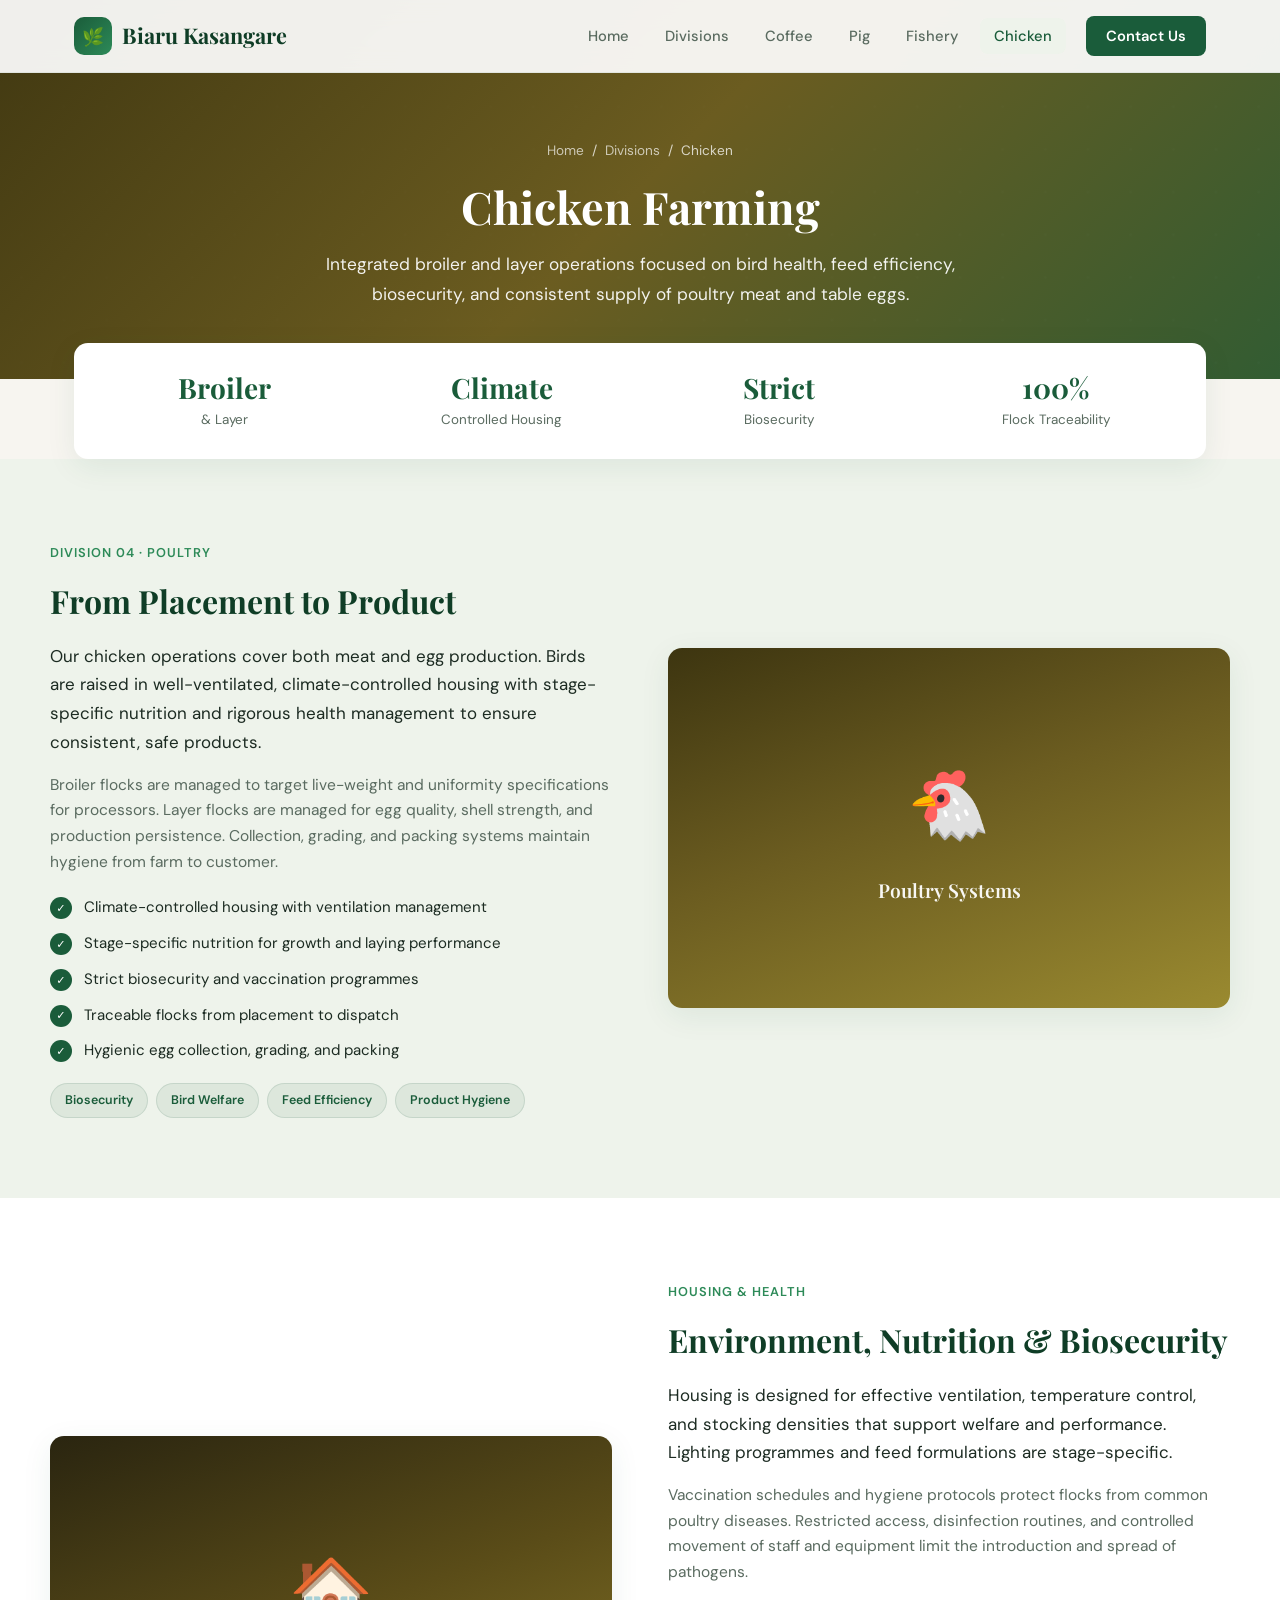
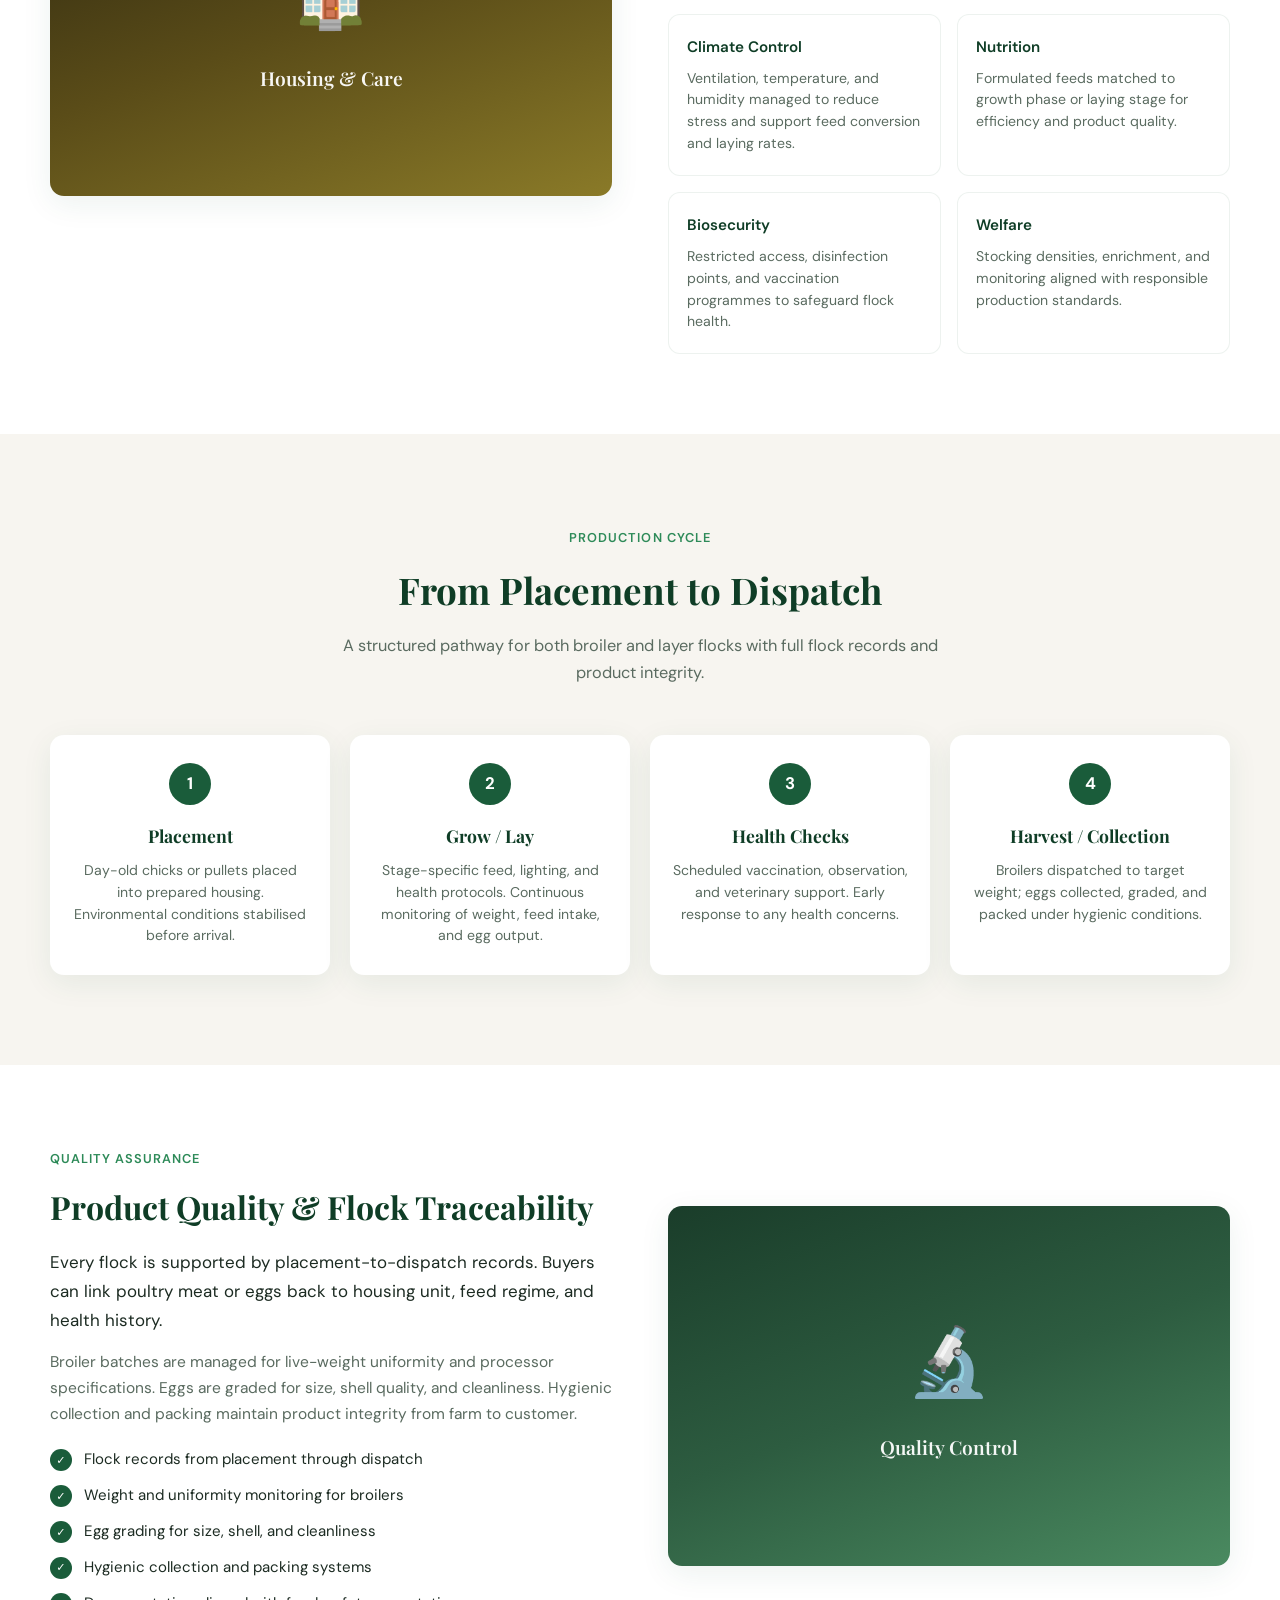
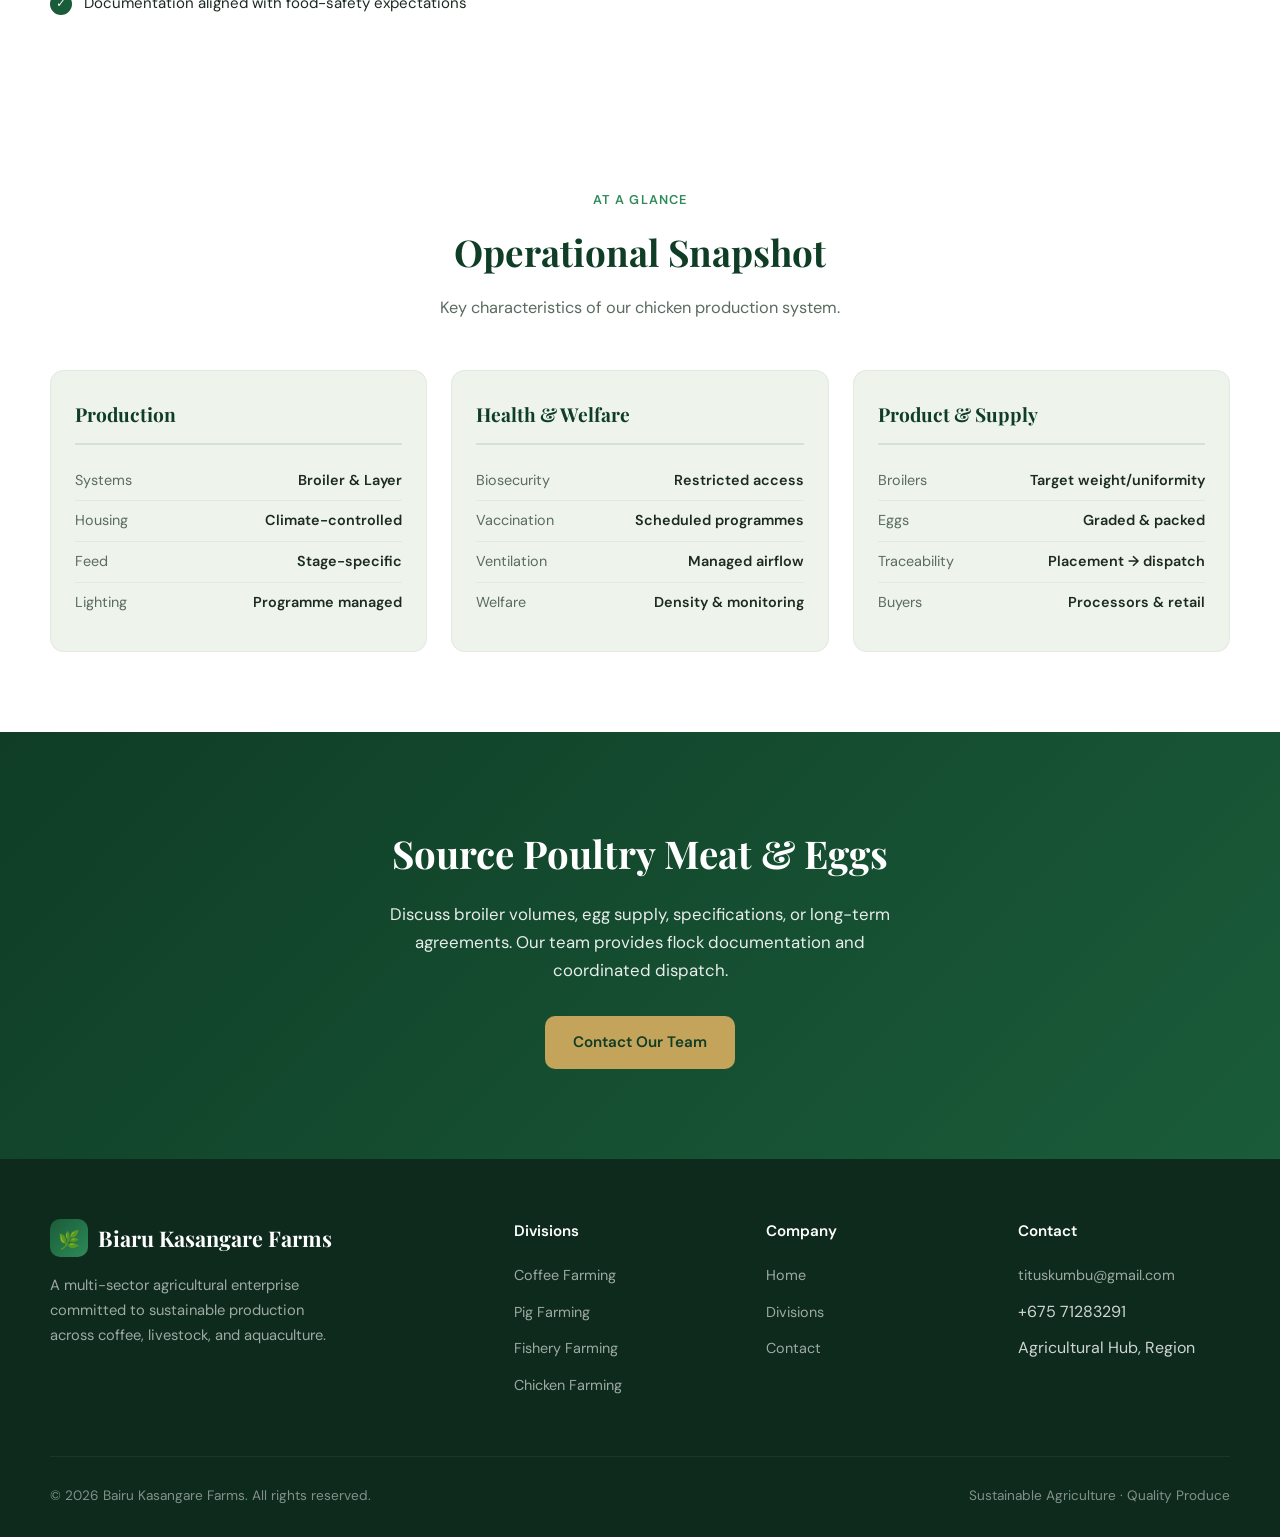
<file: chicken.html>
<!DOCTYPE html>
<html lang="en">
<head>
  <meta charset="UTF-8">
  <meta name="viewport" content="width=device-width, initial-scale=1.0">
  <title>Chicken Farming | Biaru Kasangare Farms</title>
  <meta name="description" content="Integrated broiler and layer chicken farming at Biaru Kasangare — biosecurity, climate-controlled housing, feed efficiency, and consistent supply of poultry meat and eggs.">
  <link rel="preconnect" href="https://fonts.googleapis.com">
  <link rel="preconnect" href="https://fonts.gstatic.com" crossorigin>
  <link href="https://fonts.googleapis.com/css2?family=DM+Sans:ital,opsz,wght@0,9..40,400;0,9..40,500;0,9..40,600;0,9..40,700;1,9..40,400&family=Playfair+Display:wght@600;700&display=swap" rel="stylesheet">
  <style>
    :root {
      --primary: #1a5c3a;
      --primary-dark: #0f3d26;
      --primary-light: #2d8a58;
      --accent: #c4a35a;
      --accent-soft: #e8d9a8;
      --bg: #f7f5f0;
      --bg-alt: #eef3eb;
      --text: #1c2b22;
      --text-muted: #5a6b60;
      --white: #ffffff;
      --card-shadow: 0 8px 30px rgba(26, 92, 58, 0.08);
      --radius: 14px;
      --transition: 0.3s ease;
    }

    *, *::before, *::after {
      box-sizing: border-box;
      margin: 0;
      padding: 0;
    }

    html {
      scroll-behavior: smooth;
    }

    body {
      font-family: 'DM Sans', system-ui, sans-serif;
      background: var(--bg);
      color: var(--text);
      line-height: 1.65;
      font-size: 16px;
    }

    img {
      max-width: 100%;
      display: block;
    }

    a {
      text-decoration: none;
      color: inherit;
    }

    /* ========== HEADER / NAV ========== */
    .header {
      position: fixed;
      top: 0;
      left: 0;
      right: 0;
      z-index: 1000;
      background: rgba(255, 255, 255, 0.92);
      backdrop-filter: blur(12px);
      border-bottom: 1px solid rgba(26, 92, 58, 0.08);
      transition: box-shadow var(--transition);
    }

    .header.scrolled {
      box-shadow: 0 4px 20px rgba(0, 0, 0, 0.06);
    }

    .nav-container {
      max-width: 1180px;
      margin: 0 auto;
      padding: 0 24px;
      height: 72px;
      display: flex;
      align-items: center;
      justify-content: space-between;
    }

    .logo {
      display: flex;
      align-items: center;
      gap: 10px;
      font-family: 'Playfair Display', serif;
      font-weight: 700;
      font-size: 1.35rem;
      color: var(--primary-dark);
    }

    .logo-icon {
      width: 38px;
      height: 38px;
      background: linear-gradient(135deg, var(--primary), var(--primary-light));
      border-radius: 10px;
      display: grid;
      place-items: center;
      color: white;
      font-size: 1.1rem;
    }

    .nav-links {
      display: flex;
      align-items: center;
      gap: 8px;
      list-style: none;
    }

    .nav-links a {
      padding: 8px 14px;
      font-size: 0.92rem;
      font-weight: 500;
      color: var(--text-muted);
      border-radius: 8px;
      transition: color var(--transition), background var(--transition);
    }

    .nav-links a:hover,
    .nav-links a.active {
      color: var(--primary);
      background: var(--bg-alt);
    }

    .nav-cta {
      margin-left: 12px;
      background: var(--primary) !important;
      color: white !important;
      padding: 10px 20px !important;
      border-radius: 8px !important;
      font-weight: 600 !important;
    }

    .nav-cta:hover {
      background: var(--primary-dark) !important;
    }

    .menu-toggle {
      display: none;
      background: none;
      border: none;
      cursor: pointer;
      padding: 8px;
    }

    .menu-toggle span {
      display: block;
      width: 24px;
      height: 2.5px;
      background: var(--primary-dark);
      margin: 5px 0;
      border-radius: 2px;
      transition: var(--transition);
    }

    /* ========== PAGE HERO ========== */
    .page-hero {
      padding: 140px 24px 70px;
      background:
        linear-gradient(135deg, rgba(61, 53, 16, 0.92) 0%, rgba(107, 92, 32, 0.85) 50%, rgba(26, 92, 58, 0.7) 100%),
        url('data:image/svg+xml,<svg xmlns="http://www.w3.org/2000/svg" viewBox="0 0 1200 400"><defs><pattern id="p" width="40" height="40" patternUnits="userSpaceOnUse"><circle cx="20" cy="20" r="1.2" fill="%23ffffff" opacity="0.06"/></pattern></defs><rect fill="%236b5c20" width="1200" height="400"/><rect fill="url(%23p)" width="1200" height="400"/></svg>');
      background-size: cover;
      color: white;
      text-align: center;
    }

    .page-hero .container {
      max-width: 720px;
      margin: 0 auto;
    }

    .breadcrumb {
      font-size: 0.85rem;
      opacity: 0.75;
      margin-bottom: 18px;
    }

    .breadcrumb a {
      opacity: 0.9;
      transition: opacity var(--transition);
    }

    .breadcrumb a:hover {
      opacity: 1;
      text-decoration: underline;
    }

    .page-hero h1 {
      font-family: 'Playfair Display', serif;
      font-size: clamp(2rem, 4vw, 2.8rem);
      font-weight: 700;
      margin-bottom: 16px;
      line-height: 1.2;
    }

    .page-hero p {
      font-size: 1.08rem;
      opacity: 0.92;
      line-height: 1.7;
    }

    /* ========== INTRO STRIP ========== */
    .intro-strip {
      max-width: 1180px;
      margin: -36px auto 0;
      padding: 0 24px;
      position: relative;
      z-index: 2;
    }

    .intro-grid {
      display: grid;
      grid-template-columns: repeat(4, 1fr);
      gap: 16px;
      background: var(--white);
      border-radius: var(--radius);
      padding: 28px 20px;
      box-shadow: var(--card-shadow);
    }

    .intro-item {
      text-align: center;
    }

    .intro-item .num {
      font-family: 'Playfair Display', serif;
      font-size: 1.75rem;
      font-weight: 700;
      color: var(--primary);
      line-height: 1.2;
    }

    .intro-item .label {
      font-size: 0.84rem;
      color: var(--text-muted);
      margin-top: 4px;
    }

    /* ========== SECTION COMMON ========== */
    .container {
      max-width: 1180px;
      margin: 0 auto;
    }

    .section-header {
      text-align: center;
      max-width: 640px;
      margin: 0 auto 48px;
    }

    .section-eyebrow {
      display: inline-block;
      font-size: 0.8rem;
      font-weight: 600;
      letter-spacing: 0.08em;
      text-transform: uppercase;
      color: var(--primary-light);
      margin-bottom: 12px;
    }

    .section-header h2 {
      font-family: 'Playfair Display', serif;
      font-size: clamp(1.7rem, 3.2vw, 2.3rem);
      color: var(--primary-dark);
      margin-bottom: 12px;
    }

    .section-header p {
      color: var(--text-muted);
      font-size: 1.02rem;
    }

    /* ========== CONTENT SECTIONS ========== */
    .content-section {
      padding: 80px 24px;
    }

    .content-section:nth-of-type(odd) {
      background: var(--white);
    }

    .content-section:nth-of-type(even) {
      background: var(--bg-alt);
    }

    .content-layout {
      max-width: 1180px;
      margin: 0 auto;
      display: grid;
      grid-template-columns: 1fr 1fr;
      gap: 56px;
      align-items: center;
    }

    .content-layout.reverse {
      direction: rtl;
    }

    .content-layout.reverse > * {
      direction: ltr;
    }

    .content-text h2 {
      font-family: 'Playfair Display', serif;
      font-size: clamp(1.55rem, 2.8vw, 2rem);
      color: var(--primary-dark);
      margin-bottom: 14px;
    }

    .content-text .lead {
      font-size: 1.06rem;
      color: var(--text);
      margin-bottom: 16px;
      line-height: 1.7;
    }

    .content-text p {
      color: var(--text-muted);
      margin-bottom: 14px;
      font-size: 0.97rem;
    }

    .content-visual {
      border-radius: var(--radius);
      height: 360px;
      display: flex;
      flex-direction: column;
      align-items: center;
      justify-content: center;
      gap: 14px;
      color: white;
      font-size: 4.2rem;
      box-shadow: var(--card-shadow);
    }

    .content-visual span {
      font-family: 'Playfair Display', serif;
      font-size: 1.2rem;
      font-weight: 600;
      opacity: 0.95;
    }

    .content-visual.chicken-main {
      background: linear-gradient(160deg, #3d3510 0%, #6b5c20 45%, #9a8a30 100%);
    }

    .content-visual.chicken-systems {
      background: linear-gradient(160deg, #2a2510 0%, #5a4c18 50%, #8a7a28 100%);
    }

    .content-visual.chicken-quality {
      background: linear-gradient(160deg, #1a3d2a 0%, #2d5c40 50%, #4a8a60 100%);
    }

    /* Feature list */
    .feature-list {
      list-style: none;
      margin: 20px 0 8px;
    }

    .feature-list li {
      display: flex;
      align-items: flex-start;
      gap: 12px;
      margin-bottom: 11px;
      font-size: 0.94rem;
      color: var(--text);
    }

    .feature-list li::before {
      content: '✓';
      flex-shrink: 0;
      width: 22px;
      height: 22px;
      background: var(--primary);
      color: white;
      border-radius: 50%;
      display: grid;
      place-items: center;
      font-size: 0.7rem;
      font-weight: 700;
      margin-top: 2px;
    }

    /* Info cards grid */
    .info-grid {
      display: grid;
      grid-template-columns: 1fr 1fr;
      gap: 16px;
      margin-top: 28px;
    }

    .info-card {
      background: var(--white);
      border: 1px solid rgba(26, 92, 58, 0.08);
      border-radius: 12px;
      padding: 20px 18px;
    }

    .content-section:nth-of-type(even) .info-card {
      background: var(--bg);
    }

    .info-card h4 {
      font-size: 0.95rem;
      font-weight: 600;
      color: var(--primary-dark);
      margin-bottom: 8px;
    }

    .info-card p {
      font-size: 0.88rem;
      color: var(--text-muted);
      margin: 0;
      line-height: 1.55;
    }

    /* Process steps */
    .process-section {
      padding: 90px 24px;
      background: var(--bg);
    }

    .process-grid {
      display: grid;
      grid-template-columns: repeat(4, 1fr);
      gap: 20px;
      max-width: 1180px;
      margin: 0 auto;
    }

    .process-card {
      background: var(--white);
      border-radius: var(--radius);
      padding: 28px 22px;
      box-shadow: var(--card-shadow);
      text-align: center;
      position: relative;
    }

    .process-num {
      width: 42px;
      height: 42px;
      background: var(--primary);
      color: white;
      border-radius: 50%;
      display: grid;
      place-items: center;
      font-weight: 700;
      font-size: 1.05rem;
      margin: 0 auto 16px;
    }

    .process-card h3 {
      font-family: 'Playfair Display', serif;
      font-size: 1.1rem;
      color: var(--primary-dark);
      margin-bottom: 10px;
    }

    .process-card p {
      font-size: 0.88rem;
      color: var(--text-muted);
      line-height: 1.55;
    }

    /* Standards / tags */
    .standards-row {
      display: flex;
      flex-wrap: wrap;
      gap: 8px;
      margin-top: 20px;
    }

    .standard-tag {
      display: inline-block;
      padding: 6px 14px;
      border-radius: 50px;
      font-size: 0.78rem;
      font-weight: 600;
      background: rgba(26, 92, 58, 0.08);
      color: var(--primary);
      border: 1px solid rgba(26, 92, 58, 0.12);
    }

    /* Specs */
    .specs-section {
      padding: 80px 24px;
      background: var(--white);
    }

    .specs-grid {
      max-width: 1180px;
      margin: 0 auto;
      display: grid;
      grid-template-columns: repeat(3, 1fr);
      gap: 24px;
    }

    .spec-card {
      background: var(--bg-alt);
      border-radius: var(--radius);
      padding: 28px 24px;
      border: 1px solid rgba(26, 92, 58, 0.06);
    }

    .spec-card h3 {
      font-family: 'Playfair Display', serif;
      font-size: 1.2rem;
      color: var(--primary-dark);
      margin-bottom: 16px;
      padding-bottom: 12px;
      border-bottom: 2px solid rgba(26, 92, 58, 0.12);
    }

    .spec-row {
      display: flex;
      justify-content: space-between;
      padding: 8px 0;
      border-bottom: 1px solid rgba(26, 92, 58, 0.06);
      font-size: 0.9rem;
    }

    .spec-row:last-child {
      border-bottom: none;
    }

    .spec-label {
      color: var(--text-muted);
    }

    .spec-value {
      font-weight: 600;
      color: var(--text);
      text-align: right;
    }

    /* CTA */
    .cta {
      background: linear-gradient(135deg, var(--primary-dark) 0%, var(--primary) 100%);
      color: white;
      text-align: center;
      padding: 90px 24px;
    }

    .cta h2 {
      font-family: 'Playfair Display', serif;
      font-size: clamp(1.8rem, 3.5vw, 2.4rem);
      margin-bottom: 16px;
    }

    .cta p {
      max-width: 500px;
      margin: 0 auto 32px;
      opacity: 0.9;
      font-size: 1.05rem;
    }

    .btn {
      display: inline-flex;
      align-items: center;
      gap: 8px;
      padding: 14px 28px;
      border-radius: 10px;
      font-weight: 600;
      font-size: 0.95rem;
      transition: transform var(--transition), box-shadow var(--transition), background var(--transition);
      cursor: pointer;
      border: none;
    }

    .btn-primary {
      background: var(--accent);
      color: var(--primary-dark);
    }

    .btn-primary:hover {
      background: var(--accent-soft);
      transform: translateY(-2px);
      box-shadow: 0 8px 24px rgba(196, 163, 90, 0.35);
    }

    /* FOOTER */
    footer {
      background: #0d2a1c;
      color: rgba(255, 255, 255, 0.8);
      padding: 60px 24px 30px;
    }

    .footer-grid {
      max-width: 1180px;
      margin: 0 auto;
      display: grid;
      grid-template-columns: 2fr 1fr 1fr 1fr;
      gap: 40px;
      margin-bottom: 48px;
    }

    .footer-brand .logo {
      color: white;
      margin-bottom: 16px;
    }

    .footer-brand p {
      font-size: 0.92rem;
      line-height: 1.7;
      max-width: 280px;
      opacity: 0.75;
    }

    .footer-col h4 {
      color: white;
      font-size: 0.95rem;
      font-weight: 600;
      margin-bottom: 18px;
    }

    .footer-col ul {
      list-style: none;
    }

    .footer-col li {
      margin-bottom: 10px;
    }

    .footer-col a {
      font-size: 0.9rem;
      opacity: 0.75;
      transition: opacity var(--transition);
    }

    .footer-col a:hover {
      opacity: 1;
    }

    .footer-bottom {
      max-width: 1180px;
      margin: 0 auto;
      padding-top: 28px;
      border-top: 1px solid rgba(255, 255, 255, 0.1);
      display: flex;
      justify-content: space-between;
      align-items: center;
      font-size: 0.85rem;
      opacity: 0.6;
    }

    /* RESPONSIVE */
    @media (max-width: 980px) {
      .content-layout,
      .content-layout.reverse {
        grid-template-columns: 1fr;
        direction: ltr;
        gap: 36px;
      }

      .content-visual {
        height: 260px;
        font-size: 3.2rem;
        order: -1;
      }

      .process-grid {
        grid-template-columns: 1fr 1fr;
      }

      .specs-grid {
        grid-template-columns: 1fr;
      }
    }

    @media (max-width: 900px) {
      .nav-links {
        display: none;
        position: absolute;
        top: 72px;
        left: 0;
        right: 0;
        background: white;
        flex-direction: column;
        padding: 16px 24px 24px;
        box-shadow: 0 12px 30px rgba(0,0,0,0.08);
        gap: 4px;
      }

      .nav-links.open {
        display: flex;
      }

      .nav-links a {
        width: 100%;
        padding: 12px 16px;
      }

      .nav-cta {
        margin-left: 0;
        text-align: center;
        justify-content: center;
      }

      .menu-toggle {
        display: block;
      }

      .intro-grid {
        grid-template-columns: repeat(2, 1fr);
      }

      .info-grid {
        grid-template-columns: 1fr;
      }

      .footer-grid {
        grid-template-columns: 1fr 1fr;
      }
    }

    @media (max-width: 560px) {
      .intro-grid {
        grid-template-columns: 1fr 1fr;
        gap: 12px;
        padding: 20px 14px;
      }

      .intro-item .num {
        font-size: 1.45rem;
      }

      .process-grid {
        grid-template-columns: 1fr;
      }

      .footer-grid {
        grid-template-columns: 1fr;
        gap: 28px;
      }

      .footer-bottom {
        flex-direction: column;
        gap: 8px;
        text-align: center;
      }
    }
  </style>
</head>
<body>

  <!-- HEADER -->
  <header class="header" id="header">
    <div class="nav-container">
      <a href="index.html" class="logo">
        <div class="logo-icon">🌿</div>
        Biaru Kasangare
      </a>
      <button class="menu-toggle" id="menuToggle" aria-label="Toggle menu">
        <span></span><span></span><span></span>
      </button>
      <ul class="nav-links" id="navLinks">
        <li><a href="index.html">Home</a></li>
        <li><a href="division.html">Divisions</a></li>
        <li><a href="coffee.html">Coffee</a></li>
        <li><a href="pig.html">Pig</a></li>
        <li><a href="fishery.html">Fishery</a></li>
        <li><a href="chicken.html" class="active">Chicken</a></li>
        <li><a href="contact.html" class="nav-cta">Contact Us</a></li>
      </ul>
    </div>
  </header>

  <!-- PAGE HERO -->
  <section class="page-hero">
    <div class="container">
      <div class="breadcrumb">
        <a href="index.html">Home</a> &nbsp;/&nbsp; <a href="division.html">Divisions</a> &nbsp;/&nbsp; Chicken
      </div>
      <h1>Chicken Farming</h1>
      <p>Integrated broiler and layer operations focused on bird health, feed efficiency, biosecurity, and consistent supply of poultry meat and table eggs.</p>
    </div>
  </section>

  <!-- INTRO METRICS -->
  <div class="intro-strip">
    <div class="intro-grid">
      <div class="intro-item">
        <div class="num">Broiler</div>
        <div class="label">&amp; Layer</div>
      </div>
      <div class="intro-item">
        <div class="num">Climate</div>
        <div class="label">Controlled Housing</div>
      </div>
      <div class="intro-item">
        <div class="num">Strict</div>
        <div class="label">Biosecurity</div>
      </div>
      <div class="intro-item">
        <div class="num">100%</div>
        <div class="label">Flock Traceability</div>
      </div>
    </div>
  </div>

  <!-- OVERVIEW -->
  <section class="content-section">
    <div class="content-layout">
      <div class="content-text">
        <span class="section-eyebrow">Division 04 · Poultry</span>
        <h2>From Placement to Product</h2>
        <p class="lead">Our chicken operations cover both meat and egg production. Birds are raised in well-ventilated, climate-controlled housing with stage-specific nutrition and rigorous health management to ensure consistent, safe products.</p>
        <p>Broiler flocks are managed to target live-weight and uniformity specifications for processors. Layer flocks are managed for egg quality, shell strength, and production persistence. Collection, grading, and packing systems maintain hygiene from farm to customer.</p>
        <ul class="feature-list">
          <li>Climate-controlled housing with ventilation management</li>
          <li>Stage-specific nutrition for growth and laying performance</li>
          <li>Strict biosecurity and vaccination programmes</li>
          <li>Traceable flocks from placement to dispatch</li>
          <li>Hygienic egg collection, grading, and packing</li>
        </ul>
        <div class="standards-row">
          <span class="standard-tag">Biosecurity</span>
          <span class="standard-tag">Bird Welfare</span>
          <span class="standard-tag">Feed Efficiency</span>
          <span class="standard-tag">Product Hygiene</span>
        </div>
      </div>
      <div class="content-visual chicken-main">
        🐔
        <span>Poultry Systems</span>
      </div>
    </div>
  </section>

  <!-- HOUSING & HEALTH -->
  <section class="content-section">
    <div class="content-layout reverse">
      <div class="content-text">
        <span class="section-eyebrow">Housing &amp; Health</span>
        <h2>Environment, Nutrition &amp; Biosecurity</h2>
        <p class="lead">Housing is designed for effective ventilation, temperature control, and stocking densities that support welfare and performance. Lighting programmes and feed formulations are stage-specific.</p>
        <p>Vaccination schedules and hygiene protocols protect flocks from common poultry diseases. Restricted access, disinfection routines, and controlled movement of staff and equipment limit the introduction and spread of pathogens.</p>
        <div class="info-grid">
          <div class="info-card">
            <h4>Climate Control</h4>
            <p>Ventilation, temperature, and humidity managed to reduce stress and support feed conversion and laying rates.</p>
          </div>
          <div class="info-card">
            <h4>Nutrition</h4>
            <p>Formulated feeds matched to growth phase or laying stage for efficiency and product quality.</p>
          </div>
          <div class="info-card">
            <h4>Biosecurity</h4>
            <p>Restricted access, disinfection points, and vaccination programmes to safeguard flock health.</p>
          </div>
          <div class="info-card">
            <h4>Welfare</h4>
            <p>Stocking densities, enrichment, and monitoring aligned with responsible production standards.</p>
          </div>
        </div>
      </div>
      <div class="content-visual chicken-systems">
        🏠
        <span>Housing &amp; Care</span>
      </div>
    </div>
  </section>

  <!-- PROCESS STEPS -->
  <section class="process-section">
    <div class="container">
      <div class="section-header">
        <span class="section-eyebrow">Production Cycle</span>
        <h2>From Placement to Dispatch</h2>
        <p>A structured pathway for both broiler and layer flocks with full flock records and product integrity.</p>
      </div>
      <div class="process-grid">
        <div class="process-card">
          <div class="process-num">1</div>
          <h3>Placement</h3>
          <p>Day-old chicks or pullets placed into prepared housing. Environmental conditions stabilised before arrival.</p>
        </div>
        <div class="process-card">
          <div class="process-num">2</div>
          <h3>Grow / Lay</h3>
          <p>Stage-specific feed, lighting, and health protocols. Continuous monitoring of weight, feed intake, and egg output.</p>
        </div>
        <div class="process-card">
          <div class="process-num">3</div>
          <h3>Health Checks</h3>
          <p>Scheduled vaccination, observation, and veterinary support. Early response to any health concerns.</p>
        </div>
        <div class="process-card">
          <div class="process-num">4</div>
          <h3>Harvest / Collection</h3>
          <p>Broilers dispatched to target weight; eggs collected, graded, and packed under hygienic conditions.</p>
        </div>
      </div>
    </div>
  </section>

  <!-- QUALITY & TRACEABILITY -->
  <section class="content-section">
    <div class="content-layout">
      <div class="content-text">
        <span class="section-eyebrow">Quality Assurance</span>
        <h2>Product Quality &amp; Flock Traceability</h2>
        <p class="lead">Every flock is supported by placement-to-dispatch records. Buyers can link poultry meat or eggs back to housing unit, feed regime, and health history.</p>
        <p>Broiler batches are managed for live-weight uniformity and processor specifications. Eggs are graded for size, shell quality, and cleanliness. Hygienic collection and packing maintain product integrity from farm to customer.</p>
        <ul class="feature-list">
          <li>Flock records from placement through dispatch</li>
          <li>Weight and uniformity monitoring for broilers</li>
          <li>Egg grading for size, shell, and cleanliness</li>
          <li>Hygienic collection and packing systems</li>
          <li>Documentation aligned with food-safety expectations</li>
        </ul>
      </div>
      <div class="content-visual chicken-quality">
        🔬
        <span>Quality Control</span>
      </div>
    </div>
  </section>

  <!-- SPECIFICATIONS -->
  <section class="specs-section">
    <div class="container">
      <div class="section-header">
        <span class="section-eyebrow">At a Glance</span>
        <h2>Operational Snapshot</h2>
        <p>Key characteristics of our chicken production system.</p>
      </div>
      <div class="specs-grid">
        <div class="spec-card">
          <h3>Production</h3>
          <div class="spec-row">
            <span class="spec-label">Systems</span>
            <span class="spec-value">Broiler &amp; Layer</span>
          </div>
          <div class="spec-row">
            <span class="spec-label">Housing</span>
            <span class="spec-value">Climate-controlled</span>
          </div>
          <div class="spec-row">
            <span class="spec-label">Feed</span>
            <span class="spec-value">Stage-specific</span>
          </div>
          <div class="spec-row">
            <span class="spec-label">Lighting</span>
            <span class="spec-value">Programme managed</span>
          </div>
        </div>
        <div class="spec-card">
          <h3>Health &amp; Welfare</h3>
          <div class="spec-row">
            <span class="spec-label">Biosecurity</span>
            <span class="spec-value">Restricted access</span>
          </div>
          <div class="spec-row">
            <span class="spec-label">Vaccination</span>
            <span class="spec-value">Scheduled programmes</span>
          </div>
          <div class="spec-row">
            <span class="spec-label">Ventilation</span>
            <span class="spec-value">Managed airflow</span>
          </div>
          <div class="spec-row">
            <span class="spec-label">Welfare</span>
            <span class="spec-value">Density &amp; monitoring</span>
          </div>
        </div>
        <div class="spec-card">
          <h3>Product &amp; Supply</h3>
          <div class="spec-row">
            <span class="spec-label">Broilers</span>
            <span class="spec-value">Target weight/uniformity</span>
          </div>
          <div class="spec-row">
            <span class="spec-label">Eggs</span>
            <span class="spec-value">Graded &amp; packed</span>
          </div>
          <div class="spec-row">
            <span class="spec-label">Traceability</span>
            <span class="spec-value">Placement → dispatch</span>
          </div>
          <div class="spec-row">
            <span class="spec-label">Buyers</span>
            <span class="spec-value">Processors &amp; retail</span>
          </div>
        </div>
      </div>
    </div>
  </section>

  <!-- CTA -->
  <section class="cta">
    <h2>Source Poultry Meat &amp; Eggs</h2>
    <p>Discuss broiler volumes, egg supply, specifications, or long-term agreements. Our team provides flock documentation and coordinated dispatch.</p>
    <a href="contact.html" class="btn btn-primary">Contact Our Team</a>
  </section>

  <!-- FOOTER -->
  <footer>
    <div class="footer-grid">
      <div class="footer-brand">
        <a href="index.html" class="logo">
          <div class="logo-icon">🌿</div>
          Biaru Kasangare Farms
        </a>
        <p>A multi-sector agricultural enterprise committed to sustainable production across coffee, livestock, and aquaculture.</p>
      </div>
      <div class="footer-col">
        <h4>Divisions</h4>
        <ul>
          <li><a href="coffee.html">Coffee Farming</a></li>
          <li><a href="pig.html">Pig Farming</a></li>
          <li><a href="fishery.html">Fishery Farming</a></li>
          <li><a href="chicken.html">Chicken Farming</a></li>
        </ul>
      </div>
      <div class="footer-col">
        <h4>Company</h4>
        <ul>
          <li><a href="index.html">Home</a></li>
          <li><a href="division.html">Divisions</a></li>
          <li><a href="contact.html">Contact</a></li>
        </ul>
      </div>
      <div class="footer-col">
        <h4>Contact</h4>
        <ul>
          <li><a href="mailto:tituskumbu@gmail.com">tituskumbu@gmail.com</a></li>
          <li>+675 71283291</li>
          <li>Agricultural Hub, Region</li>
        </ul>
      </div>
    </div>
    <div class="footer-bottom">
      <span>© 2026 Bairu Kasangare Farms. All rights reserved.</span>
      <span>Sustainable Agriculture · Quality Produce</span>
    </div>
  </footer>

  <script>
    const menuToggle = document.getElementById('menuToggle');
    const navLinks = document.getElementById('navLinks');
    menuToggle.addEventListener('click', () => {
      navLinks.classList.toggle('open');
    });
    navLinks.querySelectorAll('a').forEach(link => {
      link.addEventListener('click', () => navLinks.classList.remove('open'));
    });
    const header = document.getElementById('header');
    window.addEventListener('scroll', () => {
      header.classList.toggle('scrolled', window.scrollY > 20);
    });
  </script>
</body>
</html>
</file>
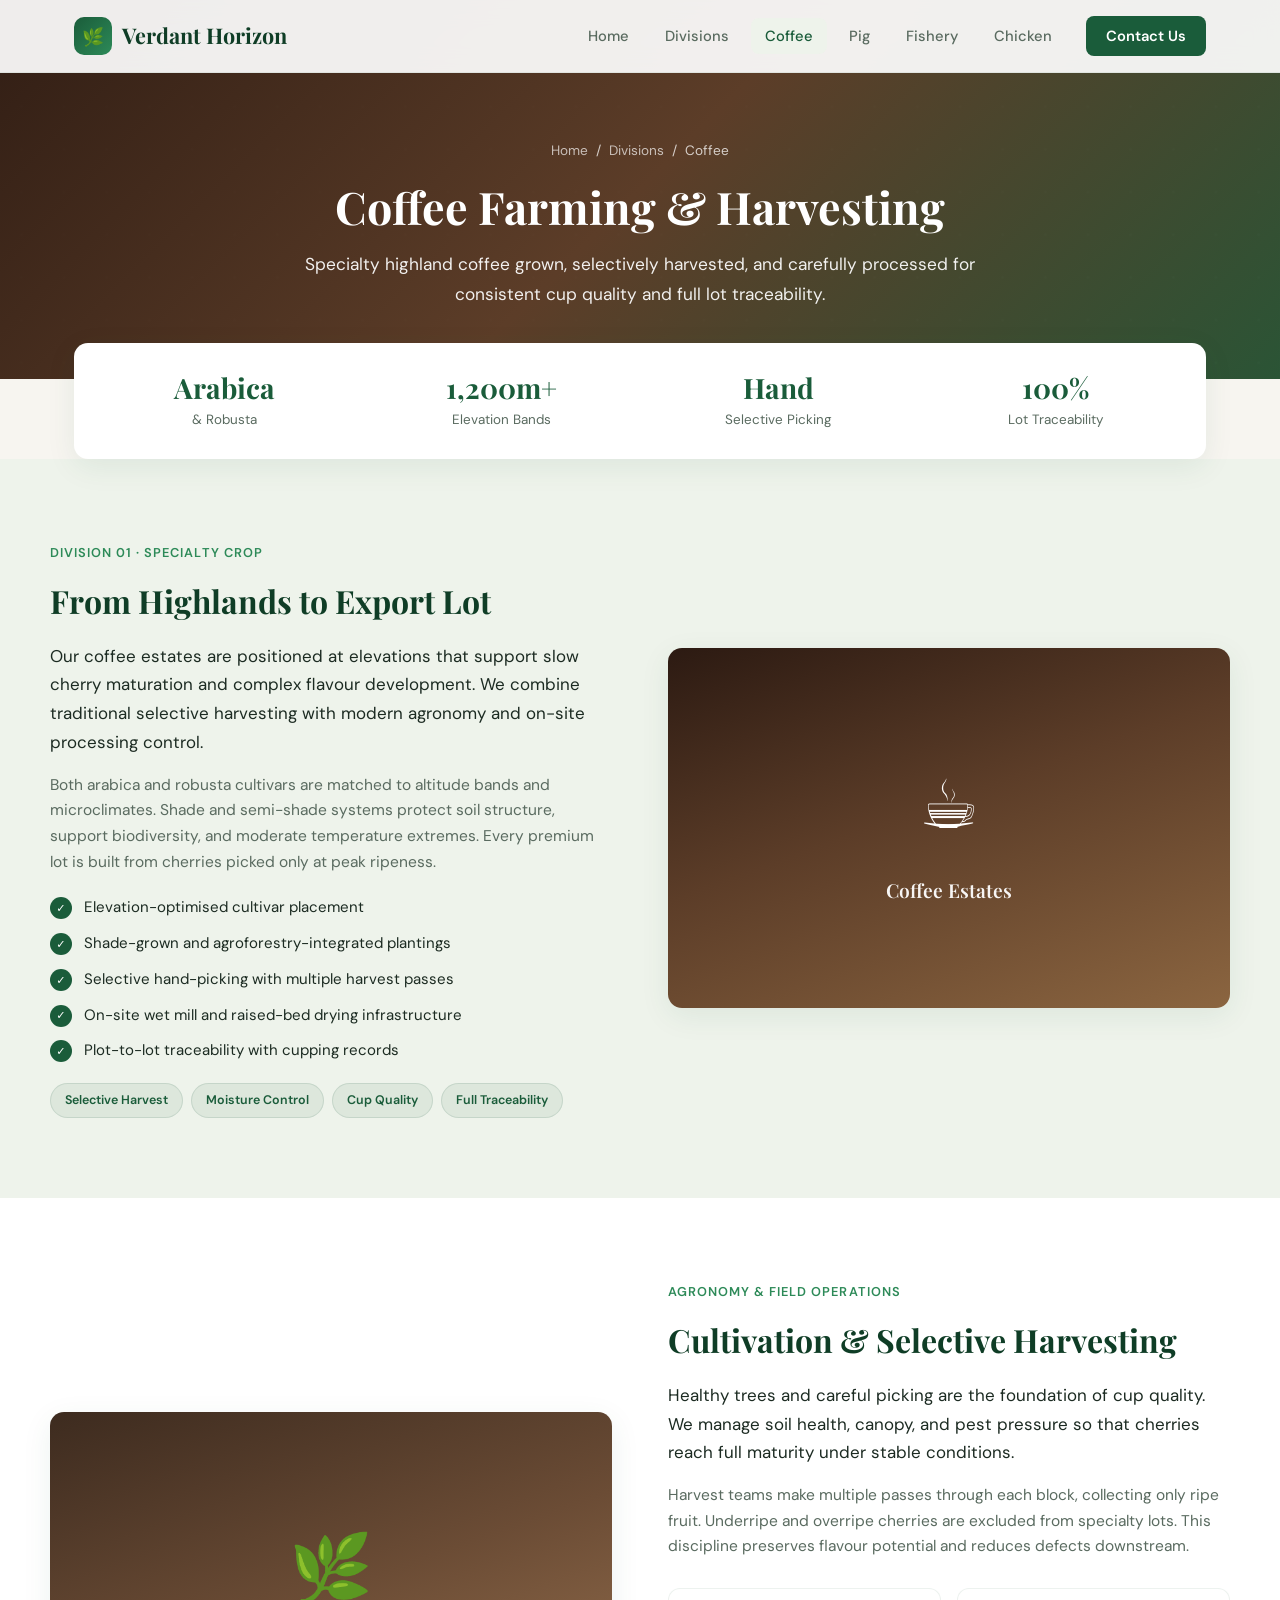
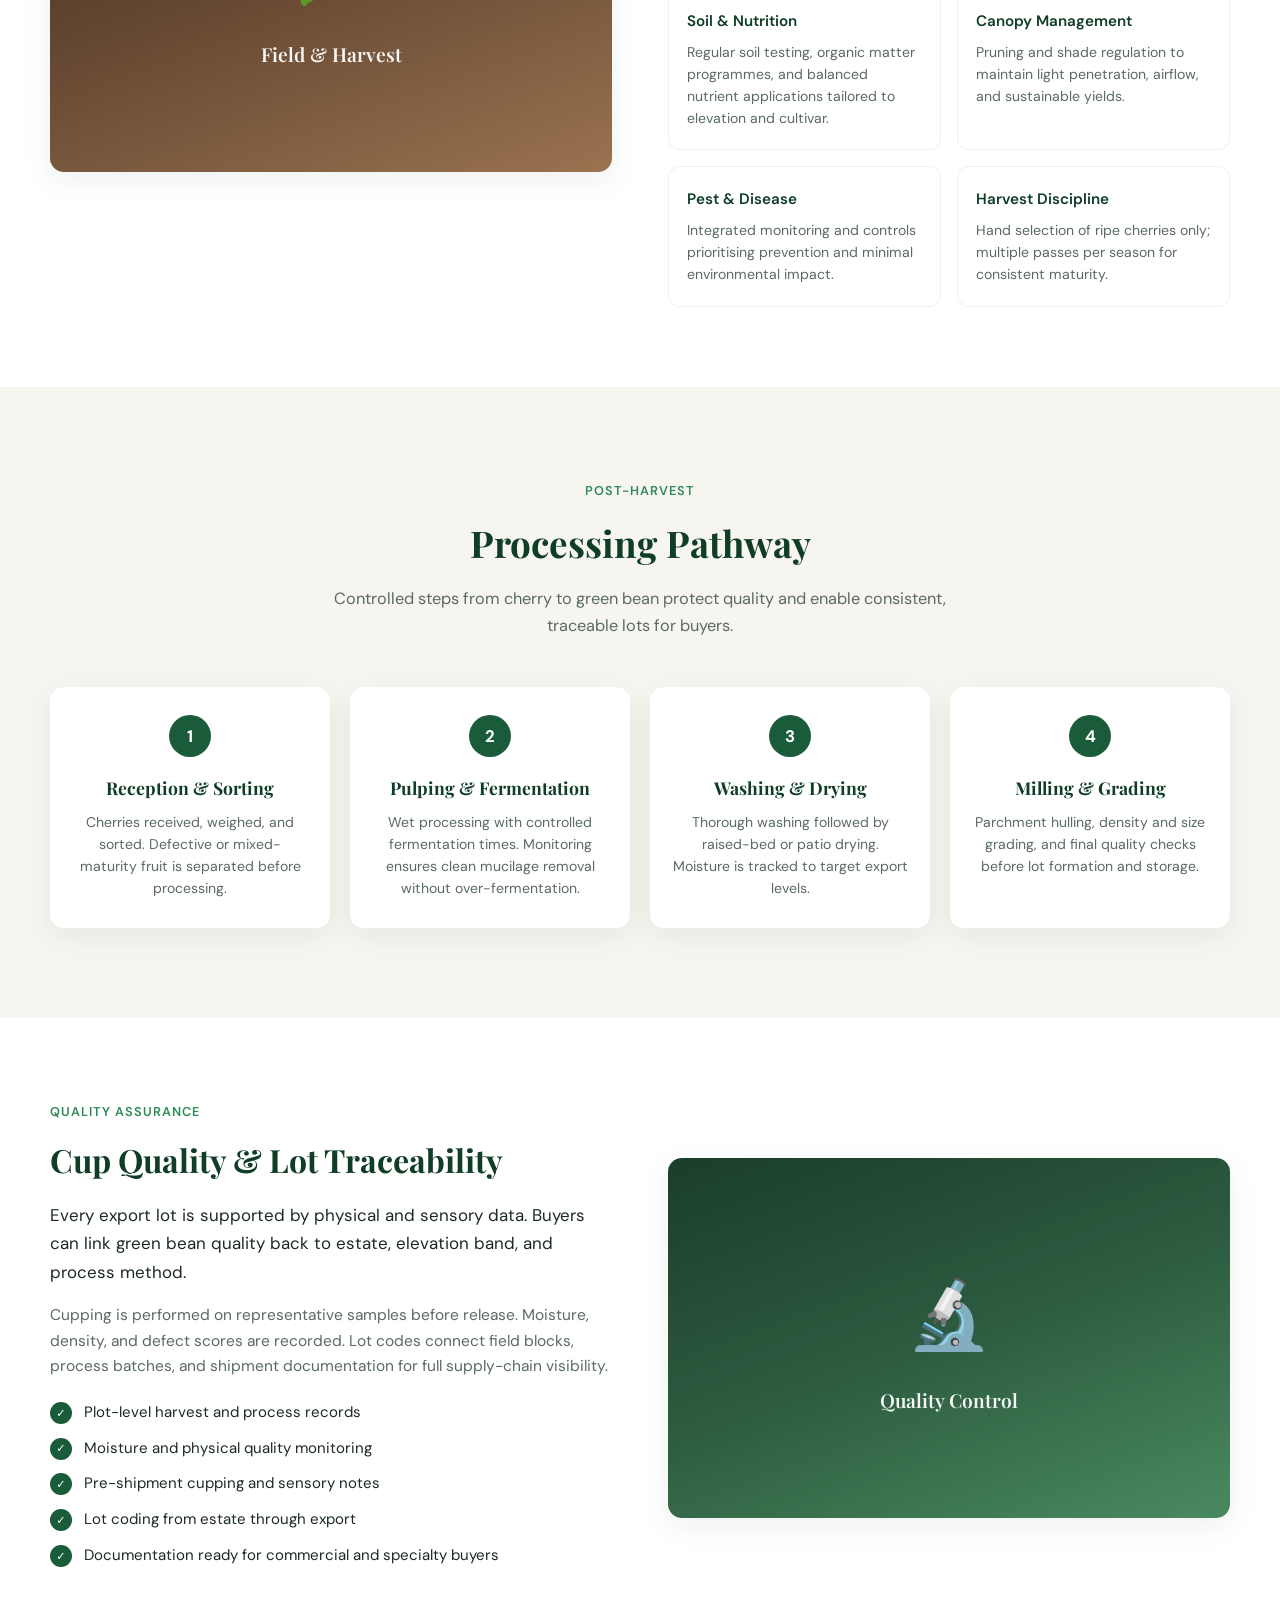
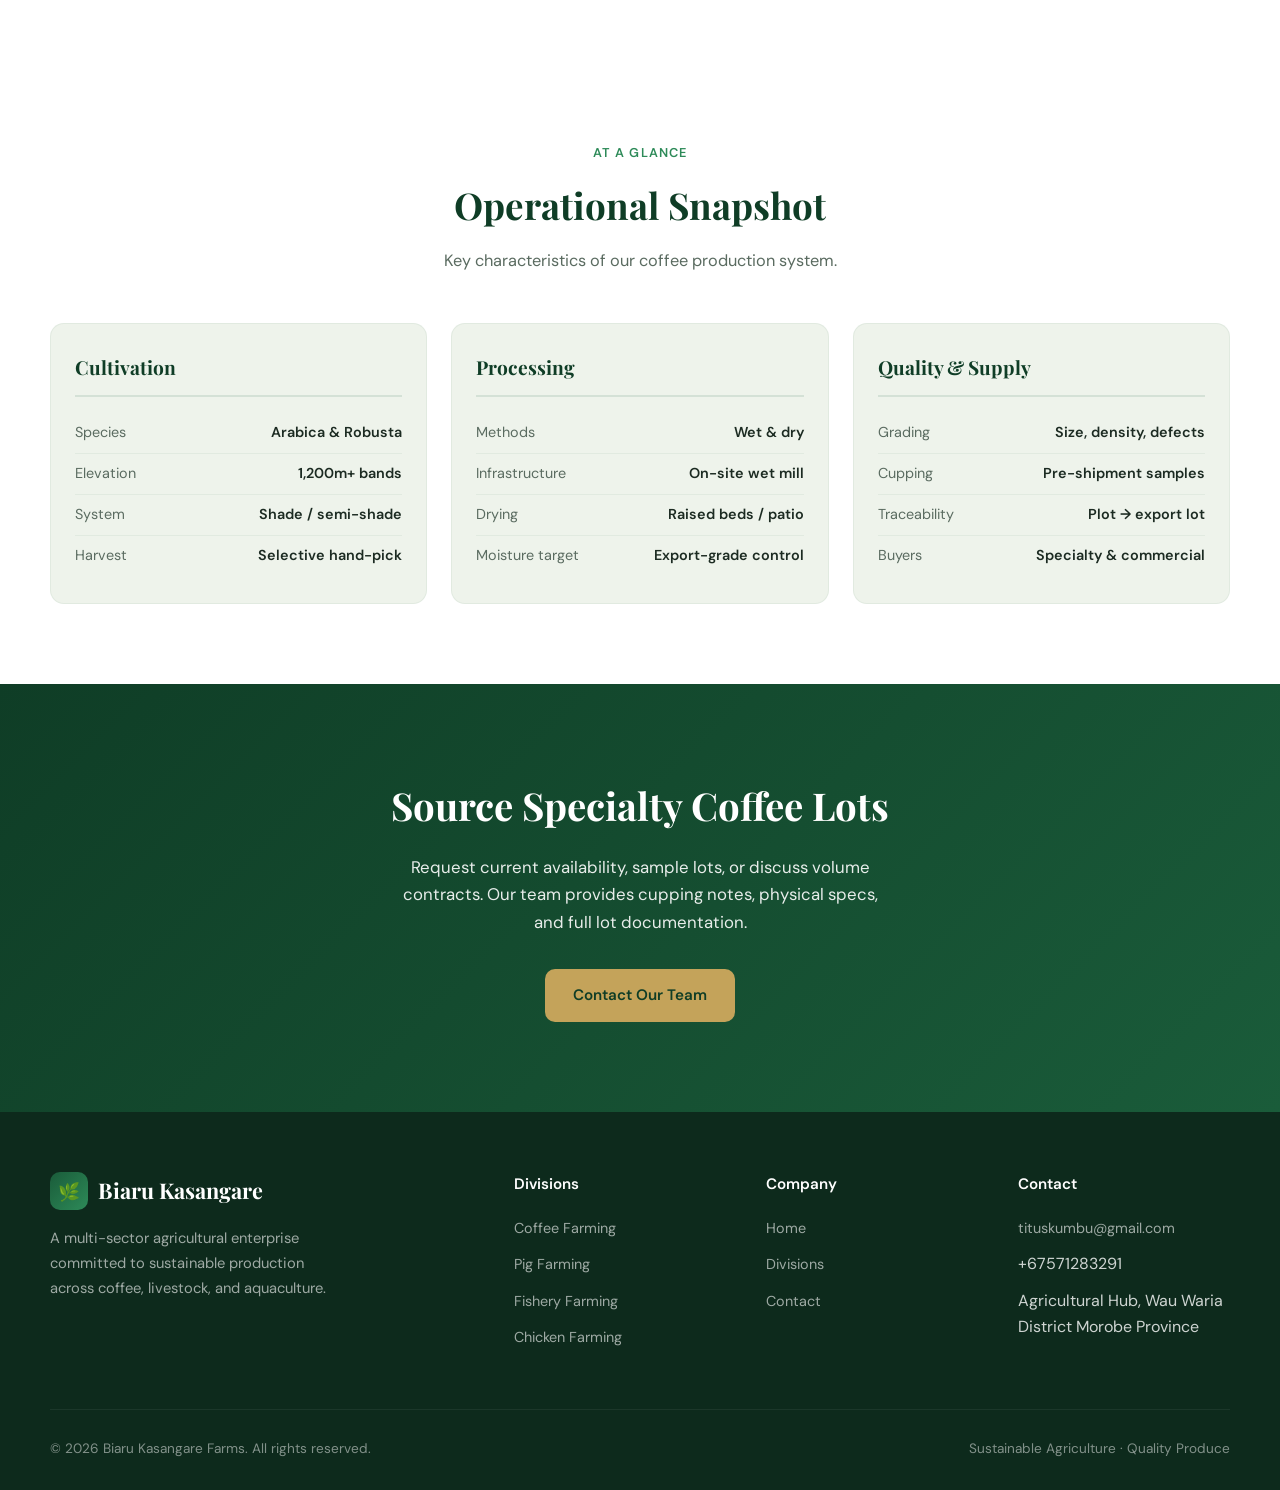
<file: coffee.html>
<!DOCTYPE html>
<html lang="en">
<head>
  <meta charset="UTF-8">
  <meta name="viewport" content="width=device-width, initial-scale=1.0">
  <title>Coffee Farming & Harvesting | Biaru Kasangare Farms</title>
  <meta name="description" content="Specialty coffee farming and harvesting at Biaru Kasangare Farms — highland arabica and robusta, selective hand-picking, controlled processing, and full lot traceability.">
  <link rel="preconnect" href="https://fonts.googleapis.com">
  <link rel="preconnect" href="https://fonts.gstatic.com" crossorigin>
  <link href="https://fonts.googleapis.com/css2?family=DM+Sans:ital,opsz,wght@0,9..40,400;0,9..40,500;0,9..40,600;0,9..40,700;1,9..40,400&family=Playfair+Display:wght@600;700&display=swap" rel="stylesheet">
  <style>
    :root {
      --primary: #1a5c3a;
      --primary-dark: #0f3d26;
      --primary-light: #2d8a58;
      --accent: #c4a35a;
      --accent-soft: #e8d9a8;
      --bg: #f7f5f0;
      --bg-alt: #eef3eb;
      --text: #1c2b22;
      --text-muted: #5a6b60;
      --white: #ffffff;
      --card-shadow: 0 8px 30px rgba(26, 92, 58, 0.08);
      --radius: 14px;
      --transition: 0.3s ease;
    }

    *, *::before, *::after {
      box-sizing: border-box;
      margin: 0;
      padding: 0;
    }

    html {
      scroll-behavior: smooth;
    }

    body {
      font-family: 'DM Sans', system-ui, sans-serif;
      background: var(--bg);
      color: var(--text);
      line-height: 1.65;
      font-size: 16px;
    }

    img {
      max-width: 100%;
      display: block;
    }

    a {
      text-decoration: none;
      color: inherit;
    }

    /* ========== HEADER / NAV ========== */
    .header {
      position: fixed;
      top: 0;
      left: 0;
      right: 0;
      z-index: 1000;
      background: rgba(255, 255, 255, 0.92);
      backdrop-filter: blur(12px);
      border-bottom: 1px solid rgba(26, 92, 58, 0.08);
      transition: box-shadow var(--transition);
    }

    .header.scrolled {
      box-shadow: 0 4px 20px rgba(0, 0, 0, 0.06);
    }

    .nav-container {
      max-width: 1180px;
      margin: 0 auto;
      padding: 0 24px;
      height: 72px;
      display: flex;
      align-items: center;
      justify-content: space-between;
    }

    .logo {
      display: flex;
      align-items: center;
      gap: 10px;
      font-family: 'Playfair Display', serif;
      font-weight: 700;
      font-size: 1.35rem;
      color: var(--primary-dark);
    }

    .logo-icon {
      width: 38px;
      height: 38px;
      background: linear-gradient(135deg, var(--primary), var(--primary-light));
      border-radius: 10px;
      display: grid;
      place-items: center;
      color: white;
      font-size: 1.1rem;
    }

    .nav-links {
      display: flex;
      align-items: center;
      gap: 8px;
      list-style: none;
    }

    .nav-links a {
      padding: 8px 14px;
      font-size: 0.92rem;
      font-weight: 500;
      color: var(--text-muted);
      border-radius: 8px;
      transition: color var(--transition), background var(--transition);
    }

    .nav-links a:hover,
    .nav-links a.active {
      color: var(--primary);
      background: var(--bg-alt);
    }

    .nav-cta {
      margin-left: 12px;
      background: var(--primary) !important;
      color: white !important;
      padding: 10px 20px !important;
      border-radius: 8px !important;
      font-weight: 600 !important;
    }

    .nav-cta:hover {
      background: var(--primary-dark) !important;
    }

    .menu-toggle {
      display: none;
      background: none;
      border: none;
      cursor: pointer;
      padding: 8px;
    }

    .menu-toggle span {
      display: block;
      width: 24px;
      height: 2.5px;
      background: var(--primary-dark);
      margin: 5px 0;
      border-radius: 2px;
      transition: var(--transition);
    }

    /* ========== PAGE HERO ========== */
    .page-hero {
      padding: 140px 24px 70px;
      background:
        linear-gradient(135deg, rgba(44, 26, 18, 0.9) 0%, rgba(92, 61, 40, 0.85) 50%, rgba(26, 92, 58, 0.75) 100%),
        url('data:image/svg+xml,<svg xmlns="http://www.w3.org/2000/svg" viewBox="0 0 1200 400"><defs><pattern id="p" width="40" height="40" patternUnits="userSpaceOnUse"><circle cx="20" cy="20" r="1.2" fill="%23ffffff" opacity="0.06"/></pattern></defs><rect fill="%235c3d28" width="1200" height="400"/><rect fill="url(%23p)" width="1200" height="400"/></svg>');
      background-size: cover;
      color: white;
      text-align: center;
    }

    .page-hero .container {
      max-width: 720px;
      margin: 0 auto;
    }

    .breadcrumb {
      font-size: 0.85rem;
      opacity: 0.75;
      margin-bottom: 18px;
    }

    .breadcrumb a {
      opacity: 0.9;
      transition: opacity var(--transition);
    }

    .breadcrumb a:hover {
      opacity: 1;
      text-decoration: underline;
    }

    .page-hero h1 {
      font-family: 'Playfair Display', serif;
      font-size: clamp(2rem, 4vw, 2.8rem);
      font-weight: 700;
      margin-bottom: 16px;
      line-height: 1.2;
    }

    .page-hero p {
      font-size: 1.08rem;
      opacity: 0.92;
      line-height: 1.7;
    }

    /* ========== INTRO STRIP ========== */
    .intro-strip {
      max-width: 1180px;
      margin: -36px auto 0;
      padding: 0 24px;
      position: relative;
      z-index: 2;
    }

    .intro-grid {
      display: grid;
      grid-template-columns: repeat(4, 1fr);
      gap: 16px;
      background: var(--white);
      border-radius: var(--radius);
      padding: 28px 20px;
      box-shadow: var(--card-shadow);
    }

    .intro-item {
      text-align: center;
    }

    .intro-item .num {
      font-family: 'Playfair Display', serif;
      font-size: 1.75rem;
      font-weight: 700;
      color: var(--primary);
      line-height: 1.2;
    }

    .intro-item .label {
      font-size: 0.84rem;
      color: var(--text-muted);
      margin-top: 4px;
    }

    /* ========== SECTION COMMON ========== */
    .container {
      max-width: 1180px;
      margin: 0 auto;
    }

    .section-header {
      text-align: center;
      max-width: 640px;
      margin: 0 auto 48px;
    }

    .section-eyebrow {
      display: inline-block;
      font-size: 0.8rem;
      font-weight: 600;
      letter-spacing: 0.08em;
      text-transform: uppercase;
      color: var(--primary-light);
      margin-bottom: 12px;
    }

    .section-header h2 {
      font-family: 'Playfair Display', serif;
      font-size: clamp(1.7rem, 3.2vw, 2.3rem);
      color: var(--primary-dark);
      margin-bottom: 12px;
    }

    .section-header p {
      color: var(--text-muted);
      font-size: 1.02rem;
    }

    /* ========== CONTENT SECTIONS ========== */
    .content-section {
      padding: 80px 24px;
    }

    .content-section:nth-of-type(odd) {
      background: var(--white);
    }

    .content-section:nth-of-type(even) {
      background: var(--bg-alt);
    }

    .content-layout {
      max-width: 1180px;
      margin: 0 auto;
      display: grid;
      grid-template-columns: 1fr 1fr;
      gap: 56px;
      align-items: center;
    }

    .content-layout.reverse {
      direction: rtl;
    }

    .content-layout.reverse > * {
      direction: ltr;
    }

    .content-text h2 {
      font-family: 'Playfair Display', serif;
      font-size: clamp(1.55rem, 2.8vw, 2rem);
      color: var(--primary-dark);
      margin-bottom: 14px;
    }

    .content-text .lead {
      font-size: 1.06rem;
      color: var(--text);
      margin-bottom: 16px;
      line-height: 1.7;
    }

    .content-text p {
      color: var(--text-muted);
      margin-bottom: 14px;
      font-size: 0.97rem;
    }

    .content-visual {
      border-radius: var(--radius);
      height: 360px;
      display: flex;
      flex-direction: column;
      align-items: center;
      justify-content: center;
      gap: 14px;
      color: white;
      font-size: 4.2rem;
      box-shadow: var(--card-shadow);
    }

    .content-visual span {
      font-family: 'Playfair Display', serif;
      font-size: 1.2rem;
      font-weight: 600;
      opacity: 0.95;
    }

    .content-visual.coffee-main {
      background: linear-gradient(160deg, #2c1a12 0%, #5c3d28 45%, #8b6540 100%);
    }

    .content-visual.coffee-process {
      background: linear-gradient(160deg, #3d2b1f 0%, #6b4c35 50%, #9a7350 100%);
    }

    .content-visual.coffee-quality {
      background: linear-gradient(160deg, #1a3d2a 0%, #2d5c40 50%, #4a8a60 100%);
    }

    /* Feature list */
    .feature-list {
      list-style: none;
      margin: 20px 0 8px;
    }

    .feature-list li {
      display: flex;
      align-items: flex-start;
      gap: 12px;
      margin-bottom: 11px;
      font-size: 0.94rem;
      color: var(--text);
    }

    .feature-list li::before {
      content: '✓';
      flex-shrink: 0;
      width: 22px;
      height: 22px;
      background: var(--primary);
      color: white;
      border-radius: 50%;
      display: grid;
      place-items: center;
      font-size: 0.7rem;
      font-weight: 700;
      margin-top: 2px;
    }

    /* Info cards grid */
    .info-grid {
      display: grid;
      grid-template-columns: 1fr 1fr;
      gap: 16px;
      margin-top: 28px;
    }

    .info-card {
      background: var(--white);
      border: 1px solid rgba(26, 92, 58, 0.08);
      border-radius: 12px;
      padding: 20px 18px;
    }

    .content-section:nth-of-type(even) .info-card {
      background: var(--bg);
    }

    .info-card h4 {
      font-size: 0.95rem;
      font-weight: 600;
      color: var(--primary-dark);
      margin-bottom: 8px;
    }

    .info-card p {
      font-size: 0.88rem;
      color: var(--text-muted);
      margin: 0;
      line-height: 1.55;
    }

    /* Process steps */
    .process-section {
      padding: 90px 24px;
      background: var(--bg);
    }

    .process-grid {
      display: grid;
      grid-template-columns: repeat(4, 1fr);
      gap: 20px;
      max-width: 1180px;
      margin: 0 auto;
    }

    .process-card {
      background: var(--white);
      border-radius: var(--radius);
      padding: 28px 22px;
      box-shadow: var(--card-shadow);
      text-align: center;
      position: relative;
    }

    .process-num {
      width: 42px;
      height: 42px;
      background: var(--primary);
      color: white;
      border-radius: 50%;
      display: grid;
      place-items: center;
      font-weight: 700;
      font-size: 1.05rem;
      margin: 0 auto 16px;
    }

    .process-card h3 {
      font-family: 'Playfair Display', serif;
      font-size: 1.1rem;
      color: var(--primary-dark);
      margin-bottom: 10px;
    }

    .process-card p {
      font-size: 0.88rem;
      color: var(--text-muted);
      line-height: 1.55;
    }

    /* Standards / tags */
    .standards-row {
      display: flex;
      flex-wrap: wrap;
      gap: 8px;
      margin-top: 20px;
    }

    .standard-tag {
      display: inline-block;
      padding: 6px 14px;
      border-radius: 50px;
      font-size: 0.78rem;
      font-weight: 600;
      background: rgba(26, 92, 58, 0.08);
      color: var(--primary);
      border: 1px solid rgba(26, 92, 58, 0.12);
    }

    /* Specs table-like */
    .specs-section {
      padding: 80px 24px;
      background: var(--white);
    }

    .specs-grid {
      max-width: 1180px;
      margin: 0 auto;
      display: grid;
      grid-template-columns: repeat(3, 1fr);
      gap: 24px;
    }

    .spec-card {
      background: var(--bg-alt);
      border-radius: var(--radius);
      padding: 28px 24px;
      border: 1px solid rgba(26, 92, 58, 0.06);
    }

    .spec-card h3 {
      font-family: 'Playfair Display', serif;
      font-size: 1.2rem;
      color: var(--primary-dark);
      margin-bottom: 16px;
      padding-bottom: 12px;
      border-bottom: 2px solid rgba(26, 92, 58, 0.12);
    }

    .spec-row {
      display: flex;
      justify-content: space-between;
      padding: 8px 0;
      border-bottom: 1px solid rgba(26, 92, 58, 0.06);
      font-size: 0.9rem;
    }

    .spec-row:last-child {
      border-bottom: none;
    }

    .spec-label {
      color: var(--text-muted);
    }

    .spec-value {
      font-weight: 600;
      color: var(--text);
      text-align: right;
    }

    /* CTA */
    .cta {
      background: linear-gradient(135deg, var(--primary-dark) 0%, var(--primary) 100%);
      color: white;
      text-align: center;
      padding: 90px 24px;
    }

    .cta h2 {
      font-family: 'Playfair Display', serif;
      font-size: clamp(1.8rem, 3.5vw, 2.4rem);
      margin-bottom: 16px;
    }

    .cta p {
      max-width: 500px;
      margin: 0 auto 32px;
      opacity: 0.9;
      font-size: 1.05rem;
    }

    .btn {
      display: inline-flex;
      align-items: center;
      gap: 8px;
      padding: 14px 28px;
      border-radius: 10px;
      font-weight: 600;
      font-size: 0.95rem;
      transition: transform var(--transition), box-shadow var(--transition), background var(--transition);
      cursor: pointer;
      border: none;
    }

    .btn-primary {
      background: var(--accent);
      color: var(--primary-dark);
    }

    .btn-primary:hover {
      background: var(--accent-soft);
      transform: translateY(-2px);
      box-shadow: 0 8px 24px rgba(196, 163, 90, 0.35);
    }

    /* FOOTER */
    footer {
      background: #0d2a1c;
      color: rgba(255, 255, 255, 0.8);
      padding: 60px 24px 30px;
    }

    .footer-grid {
      max-width: 1180px;
      margin: 0 auto;
      display: grid;
      grid-template-columns: 2fr 1fr 1fr 1fr;
      gap: 40px;
      margin-bottom: 48px;
    }

    .footer-brand .logo {
      color: white;
      margin-bottom: 16px;
    }

    .footer-brand p {
      font-size: 0.92rem;
      line-height: 1.7;
      max-width: 280px;
      opacity: 0.75;
    }

    .footer-col h4 {
      color: white;
      font-size: 0.95rem;
      font-weight: 600;
      margin-bottom: 18px;
    }

    .footer-col ul {
      list-style: none;
    }

    .footer-col li {
      margin-bottom: 10px;
    }

    .footer-col a {
      font-size: 0.9rem;
      opacity: 0.75;
      transition: opacity var(--transition);
    }

    .footer-col a:hover {
      opacity: 1;
    }

    .footer-bottom {
      max-width: 1180px;
      margin: 0 auto;
      padding-top: 28px;
      border-top: 1px solid rgba(255, 255, 255, 0.1);
      display: flex;
      justify-content: space-between;
      align-items: center;
      font-size: 0.85rem;
      opacity: 0.6;
    }

    /* RESPONSIVE */
    @media (max-width: 980px) {
      .content-layout,
      .content-layout.reverse {
        grid-template-columns: 1fr;
        direction: ltr;
        gap: 36px;
      }

      .content-visual {
        height: 260px;
        font-size: 3.2rem;
        order: -1;
      }

      .process-grid {
        grid-template-columns: 1fr 1fr;
      }

      .specs-grid {
        grid-template-columns: 1fr;
      }
    }

    @media (max-width: 900px) {
      .nav-links {
        display: none;
        position: absolute;
        top: 72px;
        left: 0;
        right: 0;
        background: white;
        flex-direction: column;
        padding: 16px 24px 24px;
        box-shadow: 0 12px 30px rgba(0,0,0,0.08);
        gap: 4px;
      }

      .nav-links.open {
        display: flex;
      }

      .nav-links a {
        width: 100%;
        padding: 12px 16px;
      }

      .nav-cta {
        margin-left: 0;
        text-align: center;
        justify-content: center;
      }

      .menu-toggle {
        display: block;
      }

      .intro-grid {
        grid-template-columns: repeat(2, 1fr);
      }

      .info-grid {
        grid-template-columns: 1fr;
      }

      .footer-grid {
        grid-template-columns: 1fr 1fr;
      }
    }

    @media (max-width: 560px) {
      .intro-grid {
        grid-template-columns: 1fr 1fr;
        gap: 12px;
        padding: 20px 14px;
      }

      .intro-item .num {
        font-size: 1.45rem;
      }

      .process-grid {
        grid-template-columns: 1fr;
      }

      .footer-grid {
        grid-template-columns: 1fr;
        gap: 28px;
      }

      .footer-bottom {
        flex-direction: column;
        gap: 8px;
        text-align: center;
      }
    }
  </style>
</head>
<body>

  <!-- HEADER -->
  <header class="header" id="header">
    <div class="nav-container">
      <a href="index.html" class="logo">
        <div class="logo-icon">🌿</div>
        Verdant Horizon
      </a>
      <button class="menu-toggle" id="menuToggle" aria-label="Toggle menu">
        <span></span><span></span><span></span>
      </button>
      <ul class="nav-links" id="navLinks">
        <li><a href="index.html">Home</a></li>
        <li><a href="division.html">Divisions</a></li>
        <li><a href="coffee.html" class="active">Coffee</a></li>
        <li><a href="pig.html">Pig</a></li>
        <li><a href="fishery.html">Fishery</a></li>
        <li><a href="chicken.html">Chicken</a></li>
        <li><a href="contact.html" class="nav-cta">Contact Us</a></li>
      </ul>
    </div>
  </header>

  <!-- PAGE HERO -->
  <section class="page-hero">
    <div class="container">
      <div class="breadcrumb">
        <a href="index.html">Home</a> &nbsp;/&nbsp; <a href="division.html">Divisions</a> &nbsp;/&nbsp; Coffee
      </div>
      <h1>Coffee Farming &amp; Harvesting</h1>
      <p>Specialty highland coffee grown, selectively harvested, and carefully processed for consistent cup quality and full lot traceability.</p>
    </div>
  </section>

  <!-- INTRO METRICS -->
  <div class="intro-strip">
    <div class="intro-grid">
      <div class="intro-item">
        <div class="num">Arabica</div>
        <div class="label">&amp; Robusta</div>
      </div>
      <div class="intro-item">
        <div class="num">1,200m+</div>
        <div class="label">Elevation Bands</div>
      </div>
      <div class="intro-item">
        <div class="num">Hand</div>
        <div class="label">Selective Picking</div>
      </div>
      <div class="intro-item">
        <div class="num">100%</div>
        <div class="label">Lot Traceability</div>
      </div>
    </div>
  </div>

  <!-- OVERVIEW -->
  <section class="content-section">
    <div class="content-layout">
      <div class="content-text">
        <span class="section-eyebrow">Division 01 · Specialty Crop</span>
        <h2>From Highlands to Export Lot</h2>
        <p class="lead">Our coffee estates are positioned at elevations that support slow cherry maturation and complex flavour development. We combine traditional selective harvesting with modern agronomy and on-site processing control.</p>
        <p>Both arabica and robusta cultivars are matched to altitude bands and microclimates. Shade and semi-shade systems protect soil structure, support biodiversity, and moderate temperature extremes. Every premium lot is built from cherries picked only at peak ripeness.</p>
        <ul class="feature-list">
          <li>Elevation-optimised cultivar placement</li>
          <li>Shade-grown and agroforestry-integrated plantings</li>
          <li>Selective hand-picking with multiple harvest passes</li>
          <li>On-site wet mill and raised-bed drying infrastructure</li>
          <li>Plot-to-lot traceability with cupping records</li>
        </ul>
        <div class="standards-row">
          <span class="standard-tag">Selective Harvest</span>
          <span class="standard-tag">Moisture Control</span>
          <span class="standard-tag">Cup Quality</span>
          <span class="standard-tag">Full Traceability</span>
        </div>
      </div>
      <div class="content-visual coffee-main">
        ☕
        <span>Coffee Estates</span>
      </div>
    </div>
  </section>

  <!-- CULTIVATION & HARVEST -->
  <section class="content-section">
    <div class="content-layout reverse">
      <div class="content-text">
        <span class="section-eyebrow">Agronomy &amp; Field Operations</span>
        <h2>Cultivation &amp; Selective Harvesting</h2>
        <p class="lead">Healthy trees and careful picking are the foundation of cup quality. We manage soil health, canopy, and pest pressure so that cherries reach full maturity under stable conditions.</p>
        <p>Harvest teams make multiple passes through each block, collecting only ripe fruit. Underripe and overripe cherries are excluded from specialty lots. This discipline preserves flavour potential and reduces defects downstream.</p>
        <div class="info-grid">
          <div class="info-card">
            <h4>Soil &amp; Nutrition</h4>
            <p>Regular soil testing, organic matter programmes, and balanced nutrient applications tailored to elevation and cultivar.</p>
          </div>
          <div class="info-card">
            <h4>Canopy Management</h4>
            <p>Pruning and shade regulation to maintain light penetration, airflow, and sustainable yields.</p>
          </div>
          <div class="info-card">
            <h4>Pest &amp; Disease</h4>
            <p>Integrated monitoring and controls prioritising prevention and minimal environmental impact.</p>
          </div>
          <div class="info-card">
            <h4>Harvest Discipline</h4>
            <p>Hand selection of ripe cherries only; multiple passes per season for consistent maturity.</p>
          </div>
        </div>
      </div>
      <div class="content-visual coffee-process">
        🌿
        <span>Field &amp; Harvest</span>
      </div>
    </div>
  </section>

  <!-- PROCESS STEPS -->
  <section class="process-section">
    <div class="container">
      <div class="section-header">
        <span class="section-eyebrow">Post-Harvest</span>
        <h2>Processing Pathway</h2>
        <p>Controlled steps from cherry to green bean protect quality and enable consistent, traceable lots for buyers.</p>
      </div>
      <div class="process-grid">
        <div class="process-card">
          <div class="process-num">1</div>
          <h3>Reception &amp; Sorting</h3>
          <p>Cherries received, weighed, and sorted. Defective or mixed-maturity fruit is separated before processing.</p>
        </div>
        <div class="process-card">
          <div class="process-num">2</div>
          <h3>Pulping &amp; Fermentation</h3>
          <p>Wet processing with controlled fermentation times. Monitoring ensures clean mucilage removal without over-fermentation.</p>
        </div>
        <div class="process-card">
          <div class="process-num">3</div>
          <h3>Washing &amp; Drying</h3>
          <p>Thorough washing followed by raised-bed or patio drying. Moisture is tracked to target export levels.</p>
        </div>
        <div class="process-card">
          <div class="process-num">4</div>
          <h3>Milling &amp; Grading</h3>
          <p>Parchment hulling, density and size grading, and final quality checks before lot formation and storage.</p>
        </div>
      </div>
    </div>
  </section>

  <!-- QUALITY & TRACEABILITY -->
  <section class="content-section">
    <div class="content-layout">
      <div class="content-text">
        <span class="section-eyebrow">Quality Assurance</span>
        <h2>Cup Quality &amp; Lot Traceability</h2>
        <p class="lead">Every export lot is supported by physical and sensory data. Buyers can link green bean quality back to estate, elevation band, and process method.</p>
        <p>Cupping is performed on representative samples before release. Moisture, density, and defect scores are recorded. Lot codes connect field blocks, process batches, and shipment documentation for full supply-chain visibility.</p>
        <ul class="feature-list">
          <li>Plot-level harvest and process records</li>
          <li>Moisture and physical quality monitoring</li>
          <li>Pre-shipment cupping and sensory notes</li>
          <li>Lot coding from estate through export</li>
          <li>Documentation ready for commercial and specialty buyers</li>
        </ul>
      </div>
      <div class="content-visual coffee-quality">
        🔬
        <span>Quality Control</span>
      </div>
    </div>
  </section>

  <!-- SPECIFICATIONS -->
  <section class="specs-section">
    <div class="container">
      <div class="section-header">
        <span class="section-eyebrow">At a Glance</span>
        <h2>Operational Snapshot</h2>
        <p>Key characteristics of our coffee production system.</p>
      </div>
      <div class="specs-grid">
        <div class="spec-card">
          <h3>Cultivation</h3>
          <div class="spec-row">
            <span class="spec-label">Species</span>
            <span class="spec-value">Arabica &amp; Robusta</span>
          </div>
          <div class="spec-row">
            <span class="spec-label">Elevation</span>
            <span class="spec-value">1,200m+ bands</span>
          </div>
          <div class="spec-row">
            <span class="spec-label">System</span>
            <span class="spec-value">Shade / semi-shade</span>
          </div>
          <div class="spec-row">
            <span class="spec-label">Harvest</span>
            <span class="spec-value">Selective hand-pick</span>
          </div>
        </div>
        <div class="spec-card">
          <h3>Processing</h3>
          <div class="spec-row">
            <span class="spec-label">Methods</span>
            <span class="spec-value">Wet &amp; dry</span>
          </div>
          <div class="spec-row">
            <span class="spec-label">Infrastructure</span>
            <span class="spec-value">On-site wet mill</span>
          </div>
          <div class="spec-row">
            <span class="spec-label">Drying</span>
            <span class="spec-value">Raised beds / patio</span>
          </div>
          <div class="spec-row">
            <span class="spec-label">Moisture target</span>
            <span class="spec-value">Export-grade control</span>
          </div>
        </div>
        <div class="spec-card">
          <h3>Quality &amp; Supply</h3>
          <div class="spec-row">
            <span class="spec-label">Grading</span>
            <span class="spec-value">Size, density, defects</span>
          </div>
          <div class="spec-row">
            <span class="spec-label">Cupping</span>
            <span class="spec-value">Pre-shipment samples</span>
          </div>
          <div class="spec-row">
            <span class="spec-label">Traceability</span>
            <span class="spec-value">Plot → export lot</span>
          </div>
          <div class="spec-row">
            <span class="spec-label">Buyers</span>
            <span class="spec-value">Specialty &amp; commercial</span>
          </div>
        </div>
      </div>
    </div>
  </section>

  <!-- CTA -->
  <section class="cta">
    <h2>Source Specialty Coffee Lots</h2>
    <p>Request current availability, sample lots, or discuss volume contracts. Our team provides cupping notes, physical specs, and full lot documentation.</p>
    <a href="contact.html" class="btn btn-primary">Contact Our Team</a>
  </section>

  <!-- FOOTER -->
  <footer>
    <div class="footer-grid">
      <div class="footer-brand">
        <a href="index.html" class="logo">
          <div class="logo-icon">🌿</div>
          Biaru Kasangare
        </a>
        <p>A multi-sector agricultural enterprise committed to sustainable production across coffee, livestock, and aquaculture.</p>
      </div>
      <div class="footer-col">
        <h4>Divisions</h4>
        <ul>
          <li><a href="coffee.html">Coffee Farming</a></li>
          <li><a href="pig.html">Pig Farming</a></li>
          <li><a href="fishery.html">Fishery Farming</a></li>
          <li><a href="chicken.html">Chicken Farming</a></li>
        </ul>
      </div>
      <div class="footer-col">
        <h4>Company</h4>
        <ul>
          <li><a href="index.html">Home</a></li>
          <li><a href="division.html">Divisions</a></li>
          <li><a href="contact.html">Contact</a></li>
        </ul>
      </div>
      <div class="footer-col">
        <h4>Contact</h4>
        <ul>
          <li><a href="mailto:tituskumbu@gmail.com">tituskumbu@gmail.com</a></li>
          <li>+67571283291</li>
          <li>Agricultural Hub, Wau Waria District Morobe Province</li>
        </ul>
      </div>
    </div>
    <div class="footer-bottom">
      <span>© 2026 Biaru Kasangare Farms. All rights reserved.</span>
      <span>Sustainable Agriculture · Quality Produce</span>
    </div>
  </footer>

  <script>
    const menuToggle = document.getElementById('menuToggle');
    const navLinks = document.getElementById('navLinks');
    menuToggle.addEventListener('click', () => {
      navLinks.classList.toggle('open');
    });
    navLinks.querySelectorAll('a').forEach(link => {
      link.addEventListener('click', () => navLinks.classList.remove('open'));
    });
    const header = document.getElementById('header');
    window.addEventListener('scroll', () => {
      header.classList.toggle('scrolled', window.scrollY > 20);
    });
  </script>
</body>
</html>
</file>
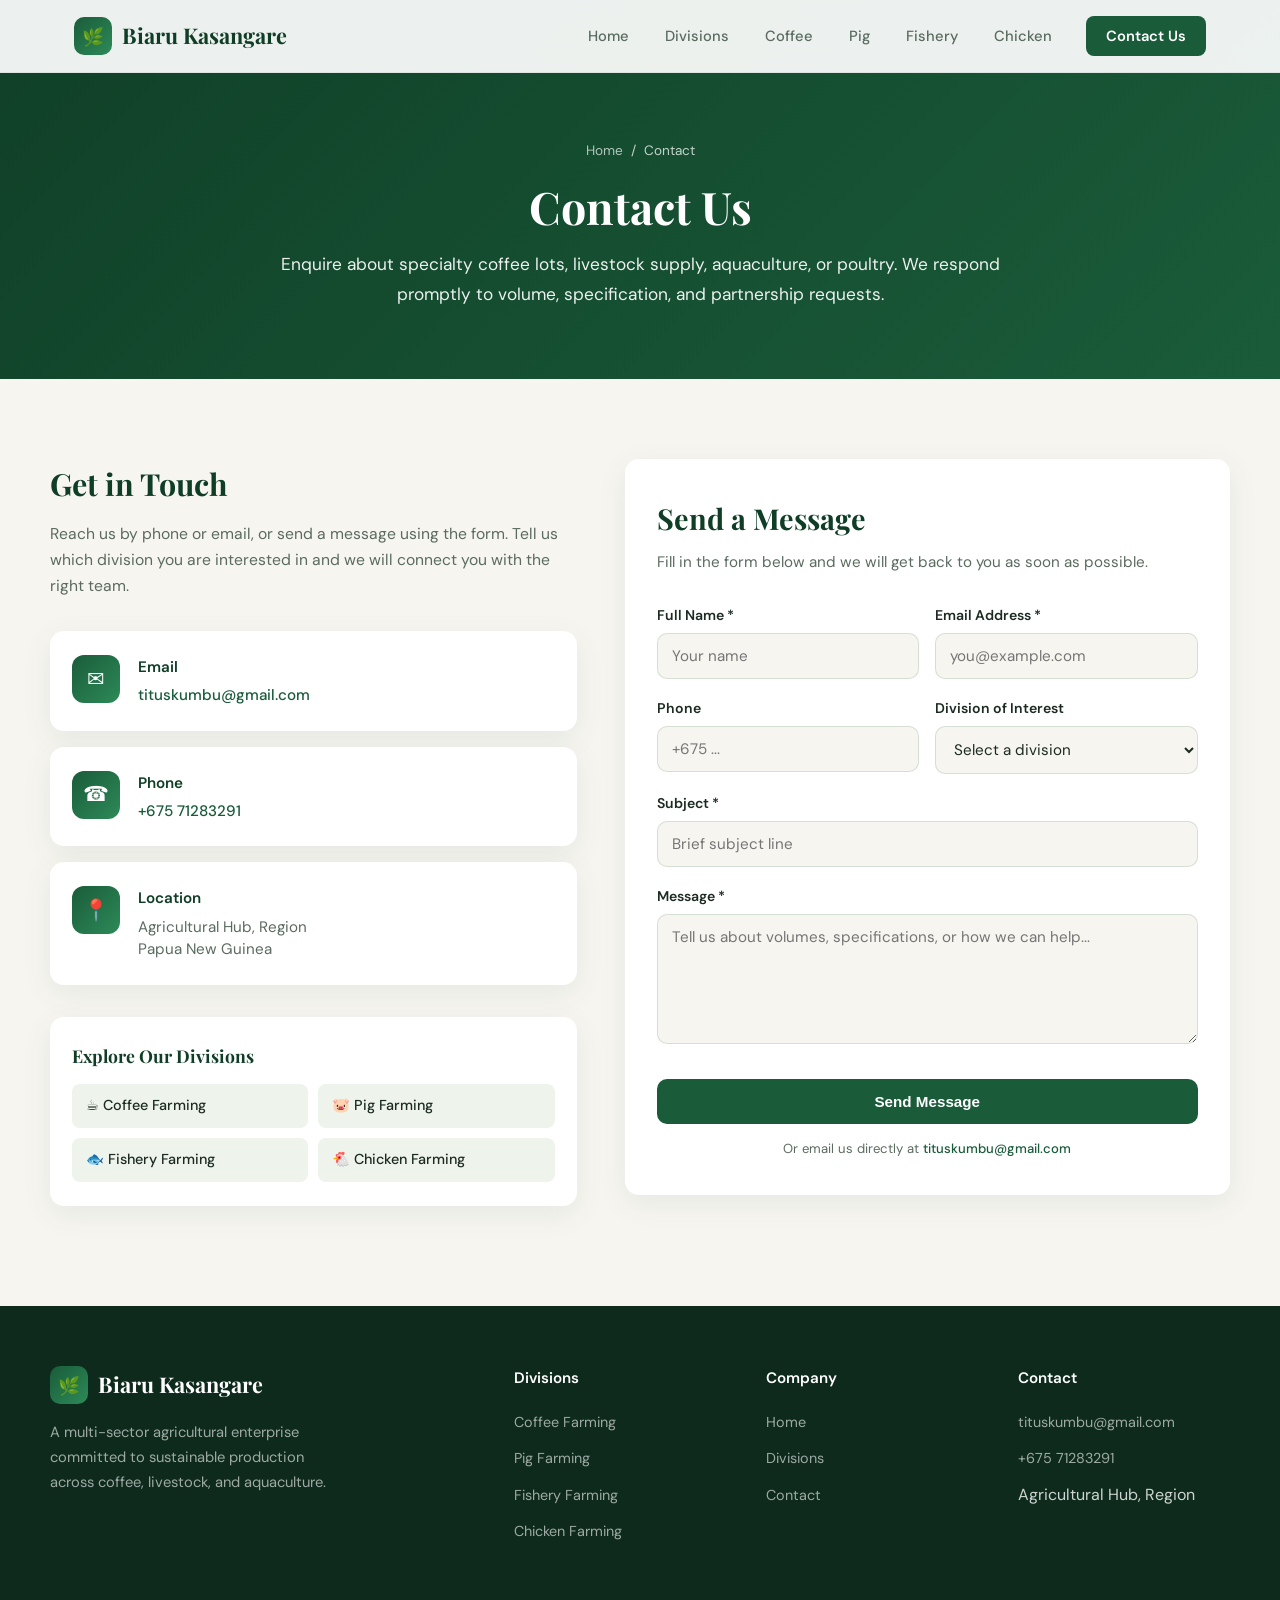
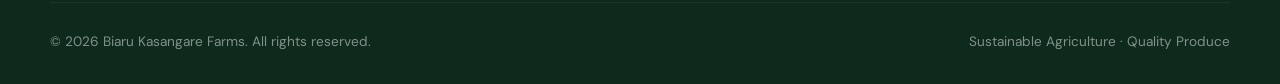
<file: contact.html>
<!DOCTYPE html>
<html lang="en">
<head>
  <meta charset="UTF-8">
  <meta name="viewport" content="width=device-width, initial-scale=1.0">
  <title>Contact Us | Biaru Kasangare Farms</title>
  <meta name="description" content="Contact Biaru Kasangare Farms — enquire about coffee, pig, fishery, or chicken supply. Phone +675 71283291 · Email tituskumbu@gmail.com">
  <link rel="preconnect" href="https://fonts.googleapis.com">
  <link rel="preconnect" href="https://fonts.gstatic.com" crossorigin>
  <link href="https://fonts.googleapis.com/css2?family=DM+Sans:ital,opsz,wght@0,9..40,400;0,9..40,500;0,9..40,600;0,9..40,700;1,9..40,400&family=Playfair+Display:wght@600;700&display=swap" rel="stylesheet">
  <style>
    :root {
      --primary: #1a5c3a;
      --primary-dark: #0f3d26;
      --primary-light: #2d8a58;
      --accent: #c4a35a;
      --accent-soft: #e8d9a8;
      --bg: #f7f5f0;
      --bg-alt: #eef3eb;
      --text: #1c2b22;
      --text-muted: #5a6b60;
      --white: #ffffff;
      --card-shadow: 0 8px 30px rgba(26, 92, 58, 0.08);
      --radius: 14px;
      --transition: 0.3s ease;
    }

    *, *::before, *::after {
      box-sizing: border-box;
      margin: 0;
      padding: 0;
    }

    html {
      scroll-behavior: smooth;
    }

    body {
      font-family: 'DM Sans', system-ui, sans-serif;
      background: var(--bg);
      color: var(--text);
      line-height: 1.65;
      font-size: 16px;
    }

    img {
      max-width: 100%;
      display: block;
    }

    a {
      text-decoration: none;
      color: inherit;
    }

    /* ========== HEADER / NAV ========== */
    .header {
      position: fixed;
      top: 0;
      left: 0;
      right: 0;
      z-index: 1000;
      background: rgba(255, 255, 255, 0.92);
      backdrop-filter: blur(12px);
      border-bottom: 1px solid rgba(26, 92, 58, 0.08);
      transition: box-shadow var(--transition);
    }

    .header.scrolled {
      box-shadow: 0 4px 20px rgba(0, 0, 0, 0.06);
    }

    .nav-container {
      max-width: 1180px;
      margin: 0 auto;
      padding: 0 24px;
      height: 72px;
      display: flex;
      align-items: center;
      justify-content: space-between;
    }

    .logo {
      display: flex;
      align-items: center;
      gap: 10px;
      font-family: 'Playfair Display', serif;
      font-weight: 700;
      font-size: 1.35rem;
      color: var(--primary-dark);
    }

    .logo-icon {
      width: 38px;
      height: 38px;
      background: linear-gradient(135deg, var(--primary), var(--primary-light));
      border-radius: 10px;
      display: grid;
      place-items: center;
      color: white;
      font-size: 1.1rem;
    }

    .nav-links {
      display: flex;
      align-items: center;
      gap: 8px;
      list-style: none;
    }

    .nav-links a {
      padding: 8px 14px;
      font-size: 0.92rem;
      font-weight: 500;
      color: var(--text-muted);
      border-radius: 8px;
      transition: color var(--transition), background var(--transition);
    }

    .nav-links a:hover,
    .nav-links a.active {
      color: var(--primary);
      background: var(--bg-alt);
    }

    .nav-cta {
      margin-left: 12px;
      background: var(--primary) !important;
      color: white !important;
      padding: 10px 20px !important;
      border-radius: 8px !important;
      font-weight: 600 !important;
    }

    .nav-cta:hover {
      background: var(--primary-dark) !important;
    }

    .menu-toggle {
      display: none;
      background: none;
      border: none;
      cursor: pointer;
      padding: 8px;
    }

    .menu-toggle span {
      display: block;
      width: 24px;
      height: 2.5px;
      background: var(--primary-dark);
      margin: 5px 0;
      border-radius: 2px;
      transition: var(--transition);
    }

    /* ========== PAGE HERO ========== */
    .page-hero {
      padding: 140px 24px 70px;
      background:
        linear-gradient(135deg, rgba(15, 61, 38, 0.92) 0%, rgba(26, 92, 58, 0.85) 100%),
        url('data:image/svg+xml,<svg xmlns="http://www.w3.org/2000/svg" viewBox="0 0 1200 400"><defs><pattern id="p" width="40" height="40" patternUnits="userSpaceOnUse"><circle cx="20" cy="20" r="1.2" fill="%23ffffff" opacity="0.06"/></pattern></defs><rect fill="%231a5c3a" width="1200" height="400"/><rect fill="url(%23p)" width="1200" height="400"/></svg>');
      background-size: cover;
      color: white;
      text-align: center;
    }

    .page-hero .container {
      max-width: 720px;
      margin: 0 auto;
    }

    .breadcrumb {
      font-size: 0.85rem;
      opacity: 0.75;
      margin-bottom: 18px;
    }

    .breadcrumb a {
      opacity: 0.9;
      transition: opacity var(--transition);
    }

    .breadcrumb a:hover {
      opacity: 1;
      text-decoration: underline;
    }

    .page-hero h1 {
      font-family: 'Playfair Display', serif;
      font-size: clamp(2rem, 4vw, 2.8rem);
      font-weight: 700;
      margin-bottom: 16px;
      line-height: 1.2;
    }

    .page-hero p {
      font-size: 1.08rem;
      opacity: 0.92;
      line-height: 1.7;
    }

    /* ========== CONTACT SECTION ========== */
    .contact-section {
      padding: 80px 24px 100px;
      background: var(--bg);
    }

    .contact-layout {
      max-width: 1180px;
      margin: 0 auto;
      display: grid;
      grid-template-columns: 1fr 1.15fr;
      gap: 48px;
      align-items: start;
    }

    /* Contact info cards */
    .contact-info h2 {
      font-family: 'Playfair Display', serif;
      font-size: clamp(1.5rem, 2.5vw, 1.9rem);
      color: var(--primary-dark);
      margin-bottom: 12px;
    }

    .contact-info > p {
      color: var(--text-muted);
      margin-bottom: 32px;
      font-size: 0.98rem;
    }

    .info-cards {
      display: flex;
      flex-direction: column;
      gap: 16px;
    }

    .info-card {
      background: var(--white);
      border-radius: var(--radius);
      padding: 24px 22px;
      box-shadow: var(--card-shadow);
      display: flex;
      gap: 18px;
      align-items: flex-start;
      transition: transform var(--transition), box-shadow var(--transition);
    }

    .info-card:hover {
      transform: translateY(-3px);
      box-shadow: 0 12px 32px rgba(26, 92, 58, 0.12);
    }

    .info-icon {
      width: 48px;
      height: 48px;
      background: linear-gradient(135deg, var(--primary), var(--primary-light));
      border-radius: 12px;
      display: grid;
      place-items: center;
      font-size: 1.3rem;
      flex-shrink: 0;
      color: white;
    }

    .info-body h3 {
      font-size: 0.95rem;
      font-weight: 600;
      color: var(--primary-dark);
      margin-bottom: 4px;
    }

    .info-body p,
    .info-body a {
      font-size: 0.95rem;
      color: var(--text-muted);
      line-height: 1.5;
    }

    .info-body a {
      color: var(--primary);
      font-weight: 500;
      transition: color var(--transition);
    }

    .info-body a:hover {
      color: var(--primary-dark);
      text-decoration: underline;
    }

    .divisions-quick {
      margin-top: 32px;
      background: var(--white);
      border-radius: var(--radius);
      padding: 24px 22px;
      box-shadow: var(--card-shadow);
    }

    .divisions-quick h3 {
      font-family: 'Playfair Display', serif;
      font-size: 1.1rem;
      color: var(--primary-dark);
      margin-bottom: 14px;
    }

    .divisions-quick ul {
      list-style: none;
      display: grid;
      grid-template-columns: 1fr 1fr;
      gap: 10px;
    }

    .divisions-quick a {
      display: block;
      padding: 10px 14px;
      background: var(--bg-alt);
      border-radius: 8px;
      font-size: 0.9rem;
      font-weight: 500;
      color: var(--text);
      transition: background var(--transition), color var(--transition);
    }

    .divisions-quick a:hover {
      background: var(--primary);
      color: white;
    }

    /* Contact form */
    .form-card {
      background: var(--white);
      border-radius: var(--radius);
      padding: 36px 32px;
      box-shadow: var(--card-shadow);
    }

    .form-card h2 {
      font-family: 'Playfair Display', serif;
      font-size: clamp(1.4rem, 2.5vw, 1.8rem);
      color: var(--primary-dark);
      margin-bottom: 8px;
    }

    .form-card > p {
      color: var(--text-muted);
      margin-bottom: 28px;
      font-size: 0.95rem;
    }

    .form-group {
      margin-bottom: 18px;
    }

    .form-group label {
      display: block;
      font-size: 0.88rem;
      font-weight: 600;
      color: var(--text);
      margin-bottom: 6px;
    }

    .form-group input,
    .form-group select,
    .form-group textarea {
      width: 100%;
      padding: 12px 14px;
      border: 1.5px solid rgba(26, 92, 58, 0.15);
      border-radius: 10px;
      font-family: inherit;
      font-size: 0.95rem;
      color: var(--text);
      background: var(--bg);
      transition: border-color var(--transition), box-shadow var(--transition);
      outline: none;
    }

    .form-group input:focus,
    .form-group select:focus,
    .form-group textarea:focus {
      border-color: var(--primary);
      box-shadow: 0 0 0 3px rgba(26, 92, 58, 0.12);
      background: var(--white);
    }

    .form-group textarea {
      min-height: 130px;
      resize: vertical;
    }

    .form-row {
      display: grid;
      grid-template-columns: 1fr 1fr;
      gap: 16px;
    }

    .btn {
      display: inline-flex;
      align-items: center;
      justify-content: center;
      gap: 8px;
      padding: 14px 28px;
      border-radius: 10px;
      font-weight: 600;
      font-size: 0.95rem;
      transition: transform var(--transition), box-shadow var(--transition), background var(--transition);
      cursor: pointer;
      border: none;
      width: 100%;
      margin-top: 8px;
    }

    .btn-primary {
      background: var(--primary);
      color: white;
    }

    .btn-primary:hover {
      background: var(--primary-dark);
      transform: translateY(-2px);
      box-shadow: 0 8px 24px rgba(26, 92, 58, 0.3);
    }

    .form-note {
      margin-top: 14px;
      font-size: 0.82rem;
      color: var(--text-muted);
      text-align: center;
    }

    /* FOOTER */
    footer {
      background: #0d2a1c;
      color: rgba(255, 255, 255, 0.8);
      padding: 60px 24px 30px;
    }

    .footer-grid {
      max-width: 1180px;
      margin: 0 auto;
      display: grid;
      grid-template-columns: 2fr 1fr 1fr 1fr;
      gap: 40px;
      margin-bottom: 48px;
    }

    .footer-brand .logo {
      color: white;
      margin-bottom: 16px;
    }

    .footer-brand p {
      font-size: 0.92rem;
      line-height: 1.7;
      max-width: 280px;
      opacity: 0.75;
    }

    .footer-col h4 {
      color: white;
      font-size: 0.95rem;
      font-weight: 600;
      margin-bottom: 18px;
    }

    .footer-col ul {
      list-style: none;
    }

    .footer-col li {
      margin-bottom: 10px;
    }

    .footer-col a {
      font-size: 0.9rem;
      opacity: 0.75;
      transition: opacity var(--transition);
    }

    .footer-col a:hover {
      opacity: 1;
    }

    .footer-bottom {
      max-width: 1180px;
      margin: 0 auto;
      padding-top: 28px;
      border-top: 1px solid rgba(255, 255, 255, 0.1);
      display: flex;
      justify-content: space-between;
      align-items: center;
      font-size: 0.85rem;
      opacity: 0.6;
    }

    /* RESPONSIVE */
    @media (max-width: 900px) {
      .nav-links {
        display: none;
        position: absolute;
        top: 72px;
        left: 0;
        right: 0;
        background: white;
        flex-direction: column;
        padding: 16px 24px 24px;
        box-shadow: 0 12px 30px rgba(0,0,0,0.08);
        gap: 4px;
      }

      .nav-links.open {
        display: flex;
      }

      .nav-links a {
        width: 100%;
        padding: 12px 16px;
      }

      .nav-cta {
        margin-left: 0;
        text-align: center;
        justify-content: center;
      }

      .menu-toggle {
        display: block;
      }

      .contact-layout {
        grid-template-columns: 1fr;
        gap: 40px;
      }

      .form-row {
        grid-template-columns: 1fr;
      }

      .footer-grid {
        grid-template-columns: 1fr 1fr;
      }
    }

    @media (max-width: 560px) {
      .form-card {
        padding: 28px 20px;
      }

      .divisions-quick ul {
        grid-template-columns: 1fr;
      }

      .footer-grid {
        grid-template-columns: 1fr;
        gap: 28px;
      }

      .footer-bottom {
        flex-direction: column;
        gap: 8px;
        text-align: center;
      }
    }
  </style>
</head>
<body>

  <!-- HEADER -->
  <header class="header" id="header">
    <div class="nav-container">
      <a href="index.html" class="logo">
        <div class="logo-icon">🌿</div>
        Biaru Kasangare
      </a>
      <button class="menu-toggle" id="menuToggle" aria-label="Toggle menu">
        <span></span><span></span><span></span>
      </button>
      <ul class="nav-links" id="navLinks">
        <li><a href="index.html">Home</a></li>
        <li><a href="division.html">Divisions</a></li>
        <li><a href="coffee.html">Coffee</a></li>
        <li><a href="pig.html">Pig</a></li>
        <li><a href="fishery.html">Fishery</a></li>
        <li><a href="chicken.html">Chicken</a></li>
        <li><a href="contact.html" class="nav-cta active">Contact Us</a></li>
      </ul>
    </div>
  </header>

  <!-- PAGE HERO -->
  <section class="page-hero">
    <div class="container">
      <div class="breadcrumb">
        <a href="index.html">Home</a> &nbsp;/&nbsp; Contact
      </div>
      <h1>Contact Us</h1>
      <p>Enquire about specialty coffee lots, livestock supply, aquaculture, or poultry. We respond promptly to volume, specification, and partnership requests.</p>
    </div>
  </section>

  <!-- CONTACT SECTION -->
  <section class="contact-section">
    <div class="contact-layout">

      <!-- Left: Contact details -->
      <div class="contact-info">
        <h2>Get in Touch</h2>
        <p>Reach us by phone or email, or send a message using the form. Tell us which division you are interested in and we will connect you with the right team.</p>

        <div class="info-cards">
          <div class="info-card">
            <div class="info-icon">✉</div>
            <div class="info-body">
              <h3>Email</h3>
              <p><a href="mailto:tituskumbu@gmail.com">tituskumbu@gmail.com</a></p>
            </div>
          </div>
          <div class="info-card">
            <div class="info-icon">☎</div>
            <div class="info-body">
              <h3>Phone</h3>
              <p><a href="tel:+67571283291">+675 71283291</a></p>
            </div>
          </div>
          <div class="info-card">
            <div class="info-icon">📍</div>
            <div class="info-body">
              <h3>Location</h3>
              <p>Agricultural Hub, Region<br>Papua New Guinea</p>
            </div>
          </div>
        </div>

        <div class="divisions-quick">
          <h3>Explore Our Divisions</h3>
          <ul>
            <li><a href="coffee.html">☕ Coffee Farming</a></li>
            <li><a href="pig.html">🐷 Pig Farming</a></li>
            <li><a href="fishery.html">🐟 Fishery Farming</a></li>
            <li><a href="chicken.html">🐔 Chicken Farming</a></li>
          </ul>
        </div>
      </div>

      <!-- Right: Form -->
      <div class="form-card">
        <h2>Send a Message</h2>
        <p>Fill in the form below and we will get back to you as soon as possible.</p>
        <form action="mailto:tituskumbu@gmail.com" method="post" enctype="text/plain">
          <div class="form-row">
            <div class="form-group">
              <label for="name">Full Name *</label>
              <input type="text" id="name" name="name" required placeholder="Your name">
            </div>
            <div class="form-group">
              <label for="email">Email Address *</label>
              <input type="email" id="email" name="email" required placeholder="you@example.com">
            </div>
          </div>
          <div class="form-row">
            <div class="form-group">
              <label for="phone">Phone</label>
              <input type="tel" id="phone" name="phone" placeholder="+675 ...">
            </div>
            <div class="form-group">
              <label for="division">Division of Interest</label>
              <select id="division" name="division">
                <option value="">Select a division</option>
                <option value="Coffee">Coffee Farming &amp; Harvesting</option>
                <option value="Pig">Pig Farming</option>
                <option value="Fishery">Fishery Farming</option>
                <option value="Chicken">Chicken Farming</option>
                <option value="General">General Enquiry</option>
                <option value="Partnership">Partnership / Supply Contract</option>
              </select>
            </div>
          </div>
          <div class="form-group">
            <label for="subject">Subject *</label>
            <input type="text" id="subject" name="subject" required placeholder="Brief subject line">
          </div>
          <div class="form-group">
            <label for="message">Message *</label>
            <textarea id="message" name="message" required placeholder="Tell us about volumes, specifications, or how we can help..."></textarea>
          </div>
          <button type="submit" class="btn btn-primary">Send Message</button>
          <p class="form-note">Or email us directly at <a href="mailto:tituskumbu@gmail.com" style="color:var(--primary);font-weight:500;">tituskumbu@gmail.com</a></p>
        </form>
      </div>

    </div>
  </section>

  <!-- FOOTER -->
  <footer>
    <div class="footer-grid">
      <div class="footer-brand">
        <a href="index.html" class="logo">
          <div class="logo-icon">🌿</div>
          Biaru Kasangare
        </a>
        <p>A multi-sector agricultural enterprise committed to sustainable production across coffee, livestock, and aquaculture.</p>
      </div>
      <div class="footer-col">
        <h4>Divisions</h4>
        <ul>
          <li><a href="coffee.html">Coffee Farming</a></li>
          <li><a href="pig.html">Pig Farming</a></li>
          <li><a href="fishery.html">Fishery Farming</a></li>
          <li><a href="chicken.html">Chicken Farming</a></li>
        </ul>
      </div>
      <div class="footer-col">
        <h4>Company</h4>
        <ul>
          <li><a href="index.html">Home</a></li>
          <li><a href="division.html">Divisions</a></li>
          <li><a href="contact.html">Contact</a></li>
        </ul>
      </div>
      <div class="footer-col">
        <h4>Contact</h4>
        <ul>
          <li><a href="mailto:tituskumbu@gmail.com">tituskumbu@gmail.com</a></li>
          <li><a href="tel:+67571283291">+675 71283291</a></li>
          <li>Agricultural Hub, Region</li>
        </ul>
      </div>
    </div>
    <div class="footer-bottom">
      <span>© 2026 Biaru Kasangare Farms. All rights reserved.</span>
      <span>Sustainable Agriculture · Quality Produce</span>
    </div>
  </footer>

  <script>
    const menuToggle = document.getElementById('menuToggle');
    const navLinks = document.getElementById('navLinks');
    menuToggle.addEventListener('click', () => {
      navLinks.classList.toggle('open');
    });
    navLinks.querySelectorAll('a').forEach(link => {
      link.addEventListener('click', () => navLinks.classList.remove('open'));
    });
    const header = document.getElementById('header');
    window.addEventListener('scroll', () => {
      header.classList.toggle('scrolled', window.scrollY > 20);
    });
  </script>
</body>
</html>
</file>
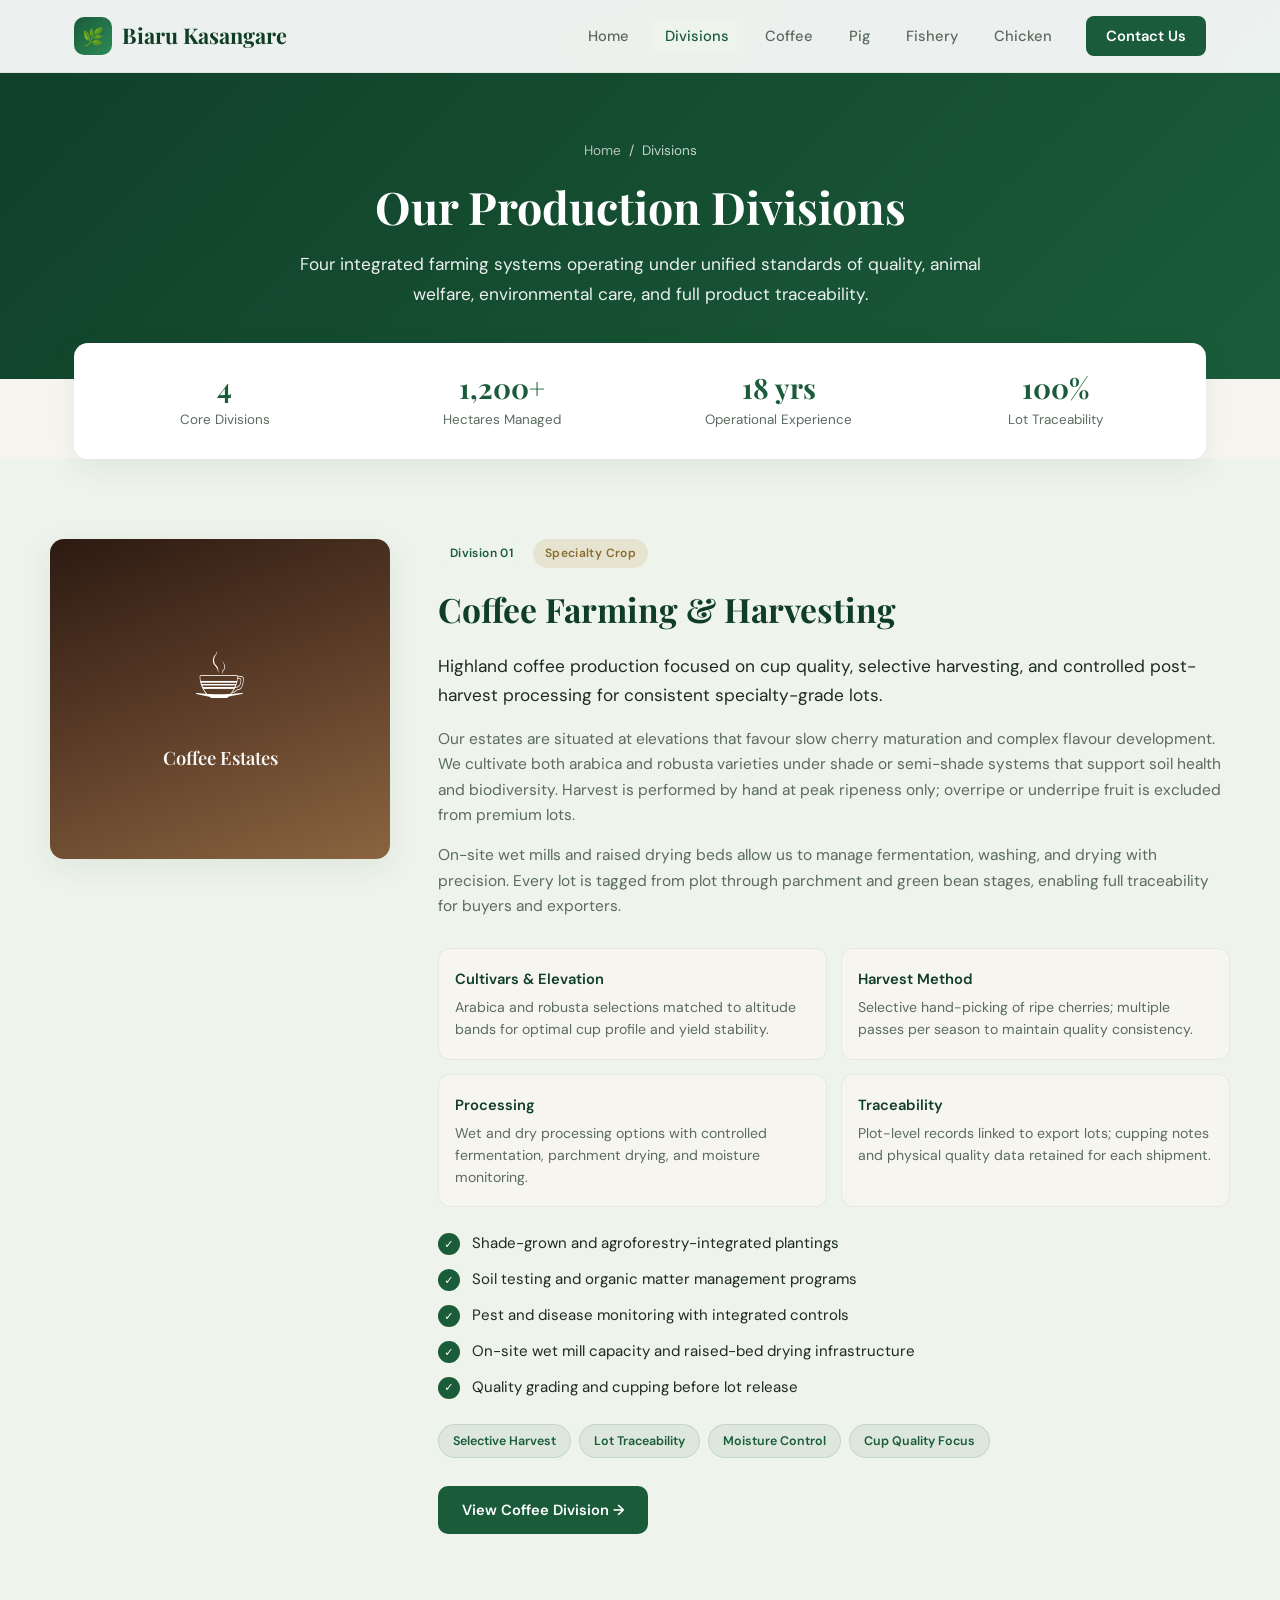
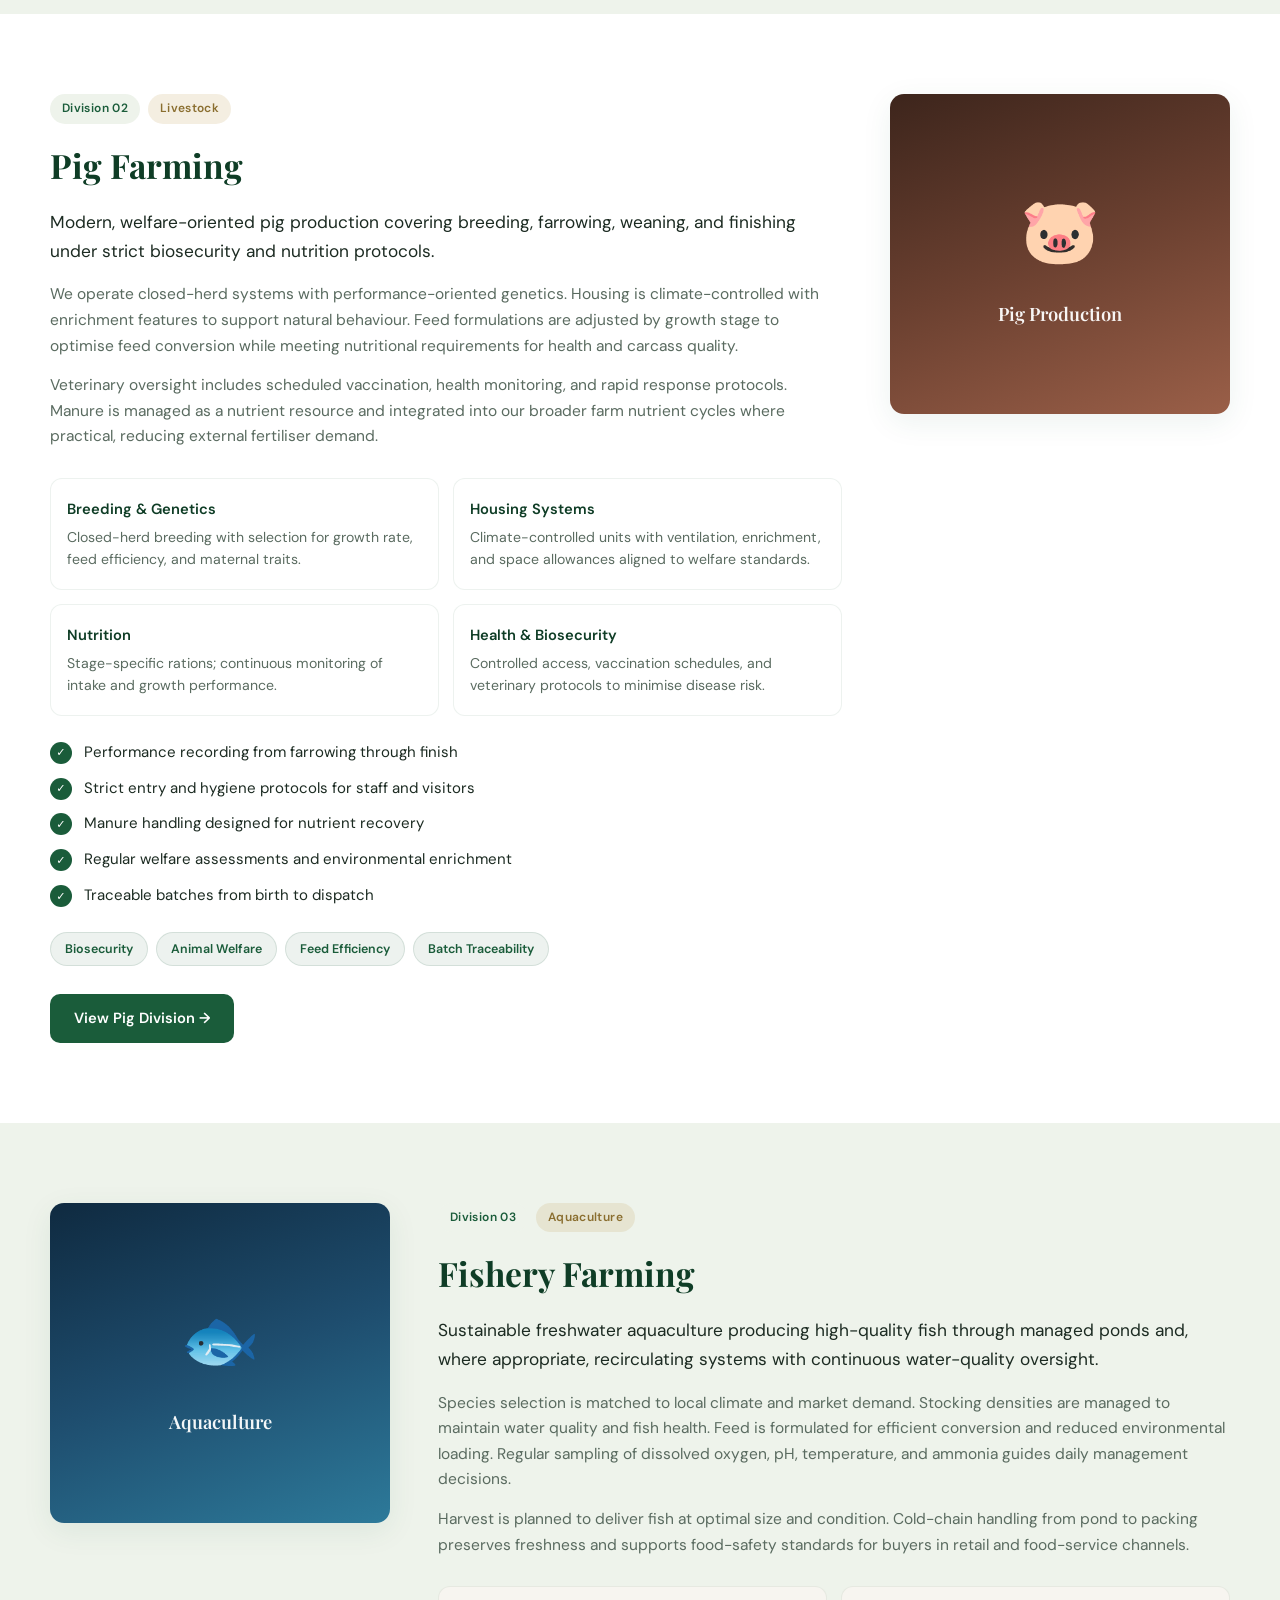
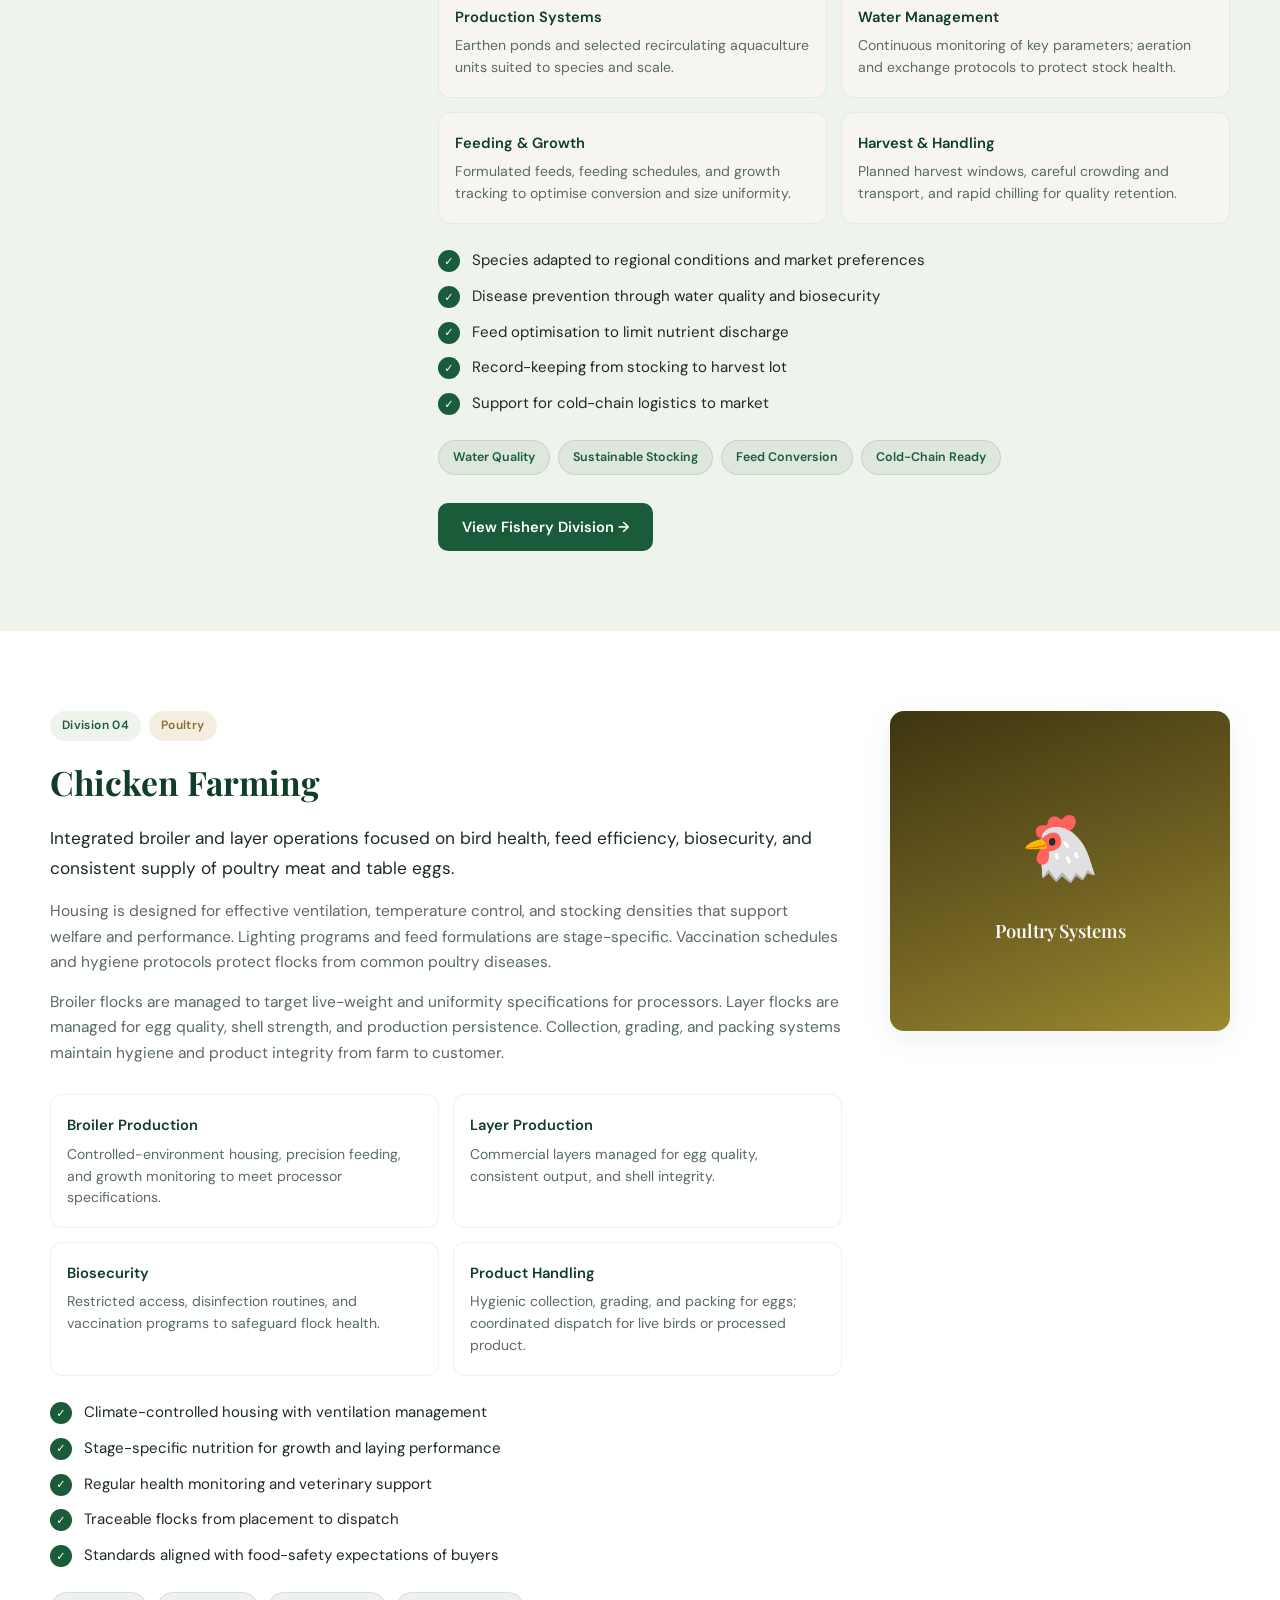
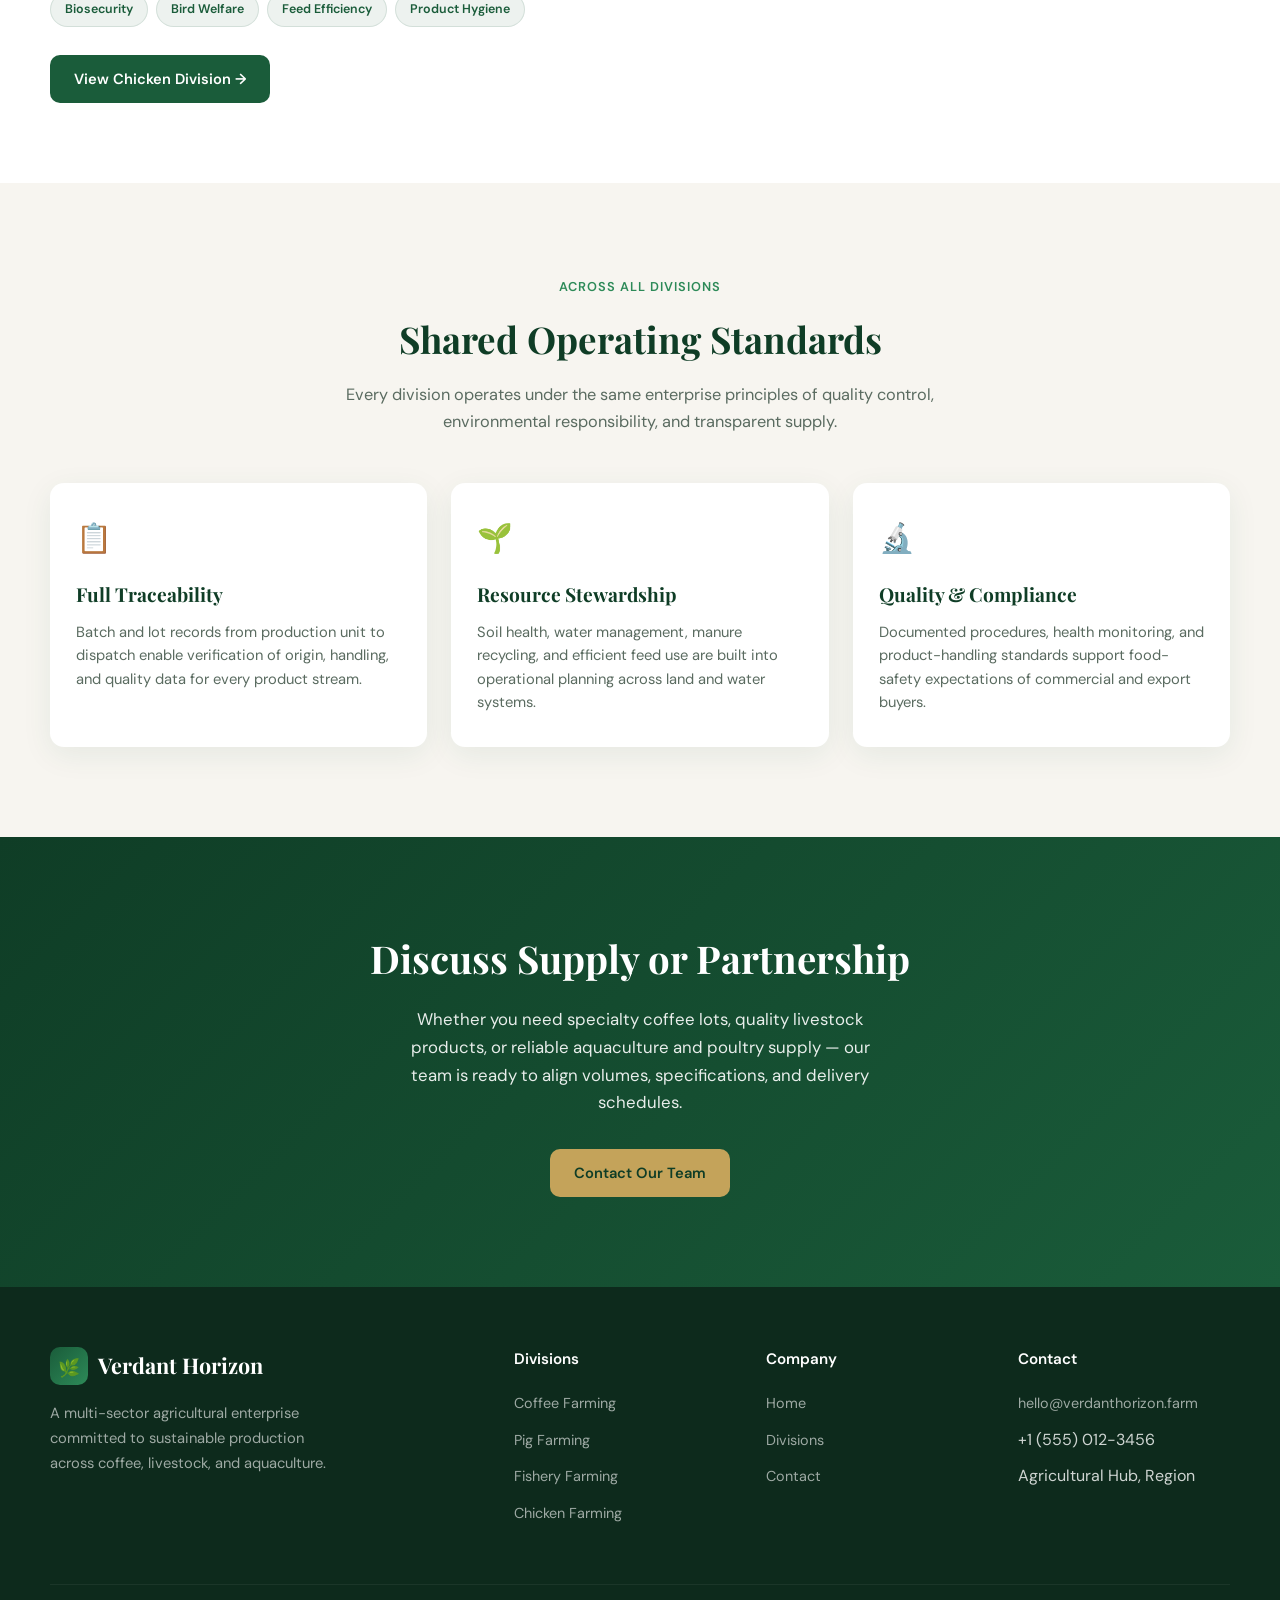
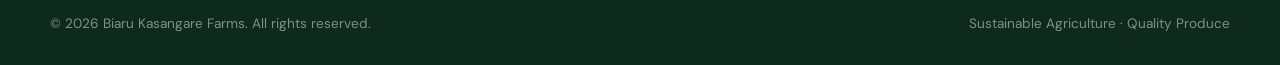
<file: division.html>
<!DOCTYPE html>
<html lang="en">
<head>
  <meta charset="UTF-8">
  <meta name="viewport" content="width=device-width, initial-scale=1.0">
  <title>Our Divisions | Biaru Kasangare Farms</title>
  <meta name="description" content="Explore Biaru Kasangare Farms' four production divisions: Coffee Farming & Harvesting, Pig Farming, Fishery Farming, and Chicken Farming — detailed operations, standards, and capabilities.">
  <link rel="preconnect" href="https://fonts.googleapis.com">
  <link rel="preconnect" href="https://fonts.gstatic.com" crossorigin>
  <link href="https://fonts.googleapis.com/css2?family=DM+Sans:ital,opsz,wght@0,9..40,400;0,9..40,500;0,9..40,600;0,9..40,700;1,9..40,400&family=Playfair+Display:wght@600;700&display=swap" rel="stylesheet">
  <style>
    :root {
      --primary: #1a5c3a;
      --primary-dark: #0f3d26;
      --primary-light: #2d8a58;
      --accent: #c4a35a;
      --accent-soft: #e8d9a8;
      --bg: #f7f5f0;
      --bg-alt: #eef3eb;
      --text: #1c2b22;
      --text-muted: #5a6b60;
      --white: #ffffff;
      --card-shadow: 0 8px 30px rgba(26, 92, 58, 0.08);
      --radius: 14px;
      --transition: 0.3s ease;
    }

    *, *::before, *::after {
      box-sizing: border-box;
      margin: 0;
      padding: 0;
    }

    html {
      scroll-behavior: smooth;
    }

    body {
      font-family: 'DM Sans', system-ui, sans-serif;
      background: var(--bg);
      color: var(--text);
      line-height: 1.65;
      font-size: 16px;
    }

    img {
      max-width: 100%;
      display: block;
    }

    a {
      text-decoration: none;
      color: inherit;
    }

    /* ========== HEADER / NAV ========== */
    .header {
      position: fixed;
      top: 0;
      left: 0;
      right: 0;
      z-index: 1000;
      background: rgba(255, 255, 255, 0.92);
      backdrop-filter: blur(12px);
      border-bottom: 1px solid rgba(26, 92, 58, 0.08);
      transition: box-shadow var(--transition);
    }

    .header.scrolled {
      box-shadow: 0 4px 20px rgba(0, 0, 0, 0.06);
    }

    .nav-container {
      max-width: 1180px;
      margin: 0 auto;
      padding: 0 24px;
      height: 72px;
      display: flex;
      align-items: center;
      justify-content: space-between;
    }

    .logo {
      display: flex;
      align-items: center;
      gap: 10px;
      font-family: 'Playfair Display', serif;
      font-weight: 700;
      font-size: 1.35rem;
      color: var(--primary-dark);
    }

    .logo-icon {
      width: 38px;
      height: 38px;
      background: linear-gradient(135deg, var(--primary), var(--primary-light));
      border-radius: 10px;
      display: grid;
      place-items: center;
      color: white;
      font-size: 1.1rem;
    }

    .nav-links {
      display: flex;
      align-items: center;
      gap: 8px;
      list-style: none;
    }

    .nav-links a {
      padding: 8px 14px;
      font-size: 0.92rem;
      font-weight: 500;
      color: var(--text-muted);
      border-radius: 8px;
      transition: color var(--transition), background var(--transition);
    }

    .nav-links a:hover,
    .nav-links a.active {
      color: var(--primary);
      background: var(--bg-alt);
    }

    .nav-cta {
      margin-left: 12px;
      background: var(--primary) !important;
      color: white !important;
      padding: 10px 20px !important;
      border-radius: 8px !important;
      font-weight: 600 !important;
    }

    .nav-cta:hover {
      background: var(--primary-dark) !important;
    }

    .menu-toggle {
      display: none;
      background: none;
      border: none;
      cursor: pointer;
      padding: 8px;
    }

    .menu-toggle span {
      display: block;
      width: 24px;
      height: 2.5px;
      background: var(--primary-dark);
      margin: 5px 0;
      border-radius: 2px;
      transition: var(--transition);
    }

    /* ========== PAGE HERO ========== */
    .page-hero {
      padding: 140px 24px 70px;
      background:
        linear-gradient(135deg, rgba(15, 61, 38, 0.92) 0%, rgba(26, 92, 58, 0.82) 100%),
        url('data:image/svg+xml,<svg xmlns="http://www.w3.org/2000/svg" viewBox="0 0 1200 400"><defs><pattern id="p" width="40" height="40" patternUnits="userSpaceOnUse"><circle cx="20" cy="20" r="1.2" fill="%23ffffff" opacity="0.06"/></pattern></defs><rect fill="%231a5c3a" width="1200" height="400"/><rect fill="url(%23p)" width="1200" height="400"/></svg>');
      background-size: cover;
      color: white;
      text-align: center;
    }

    .page-hero .container {
      max-width: 720px;
      margin: 0 auto;
    }

    .breadcrumb {
      font-size: 0.85rem;
      opacity: 0.75;
      margin-bottom: 18px;
    }

    .breadcrumb a {
      opacity: 0.9;
      transition: opacity var(--transition);
    }

    .breadcrumb a:hover {
      opacity: 1;
      text-decoration: underline;
    }

    .page-hero h1 {
      font-family: 'Playfair Display', serif;
      font-size: clamp(2rem, 4vw, 2.8rem);
      font-weight: 700;
      margin-bottom: 16px;
      line-height: 1.2;
    }

    .page-hero p {
      font-size: 1.08rem;
      opacity: 0.92;
      line-height: 1.7;
    }

    /* ========== INTRO STRIP ========== */
    .intro-strip {
      max-width: 1180px;
      margin: -36px auto 0;
      padding: 0 24px;
      position: relative;
      z-index: 2;
    }

    .intro-grid {
      display: grid;
      grid-template-columns: repeat(4, 1fr);
      gap: 16px;
      background: var(--white);
      border-radius: var(--radius);
      padding: 28px 20px;
      box-shadow: var(--card-shadow);
    }

    .intro-item {
      text-align: center;
    }

    .intro-item .num {
      font-family: 'Playfair Display', serif;
      font-size: 1.75rem;
      font-weight: 700;
      color: var(--primary);
      line-height: 1.2;
    }

    .intro-item .label {
      font-size: 0.84rem;
      color: var(--text-muted);
      margin-top: 4px;
    }

    /* ========== SECTION COMMON ========== */
    .container {
      max-width: 1180px;
      margin: 0 auto;
    }

    .section-header {
      text-align: center;
      max-width: 640px;
      margin: 0 auto 48px;
    }

    .section-eyebrow {
      display: inline-block;
      font-size: 0.8rem;
      font-weight: 600;
      letter-spacing: 0.08em;
      text-transform: uppercase;
      color: var(--primary-light);
      margin-bottom: 12px;
    }

    .section-header h2 {
      font-family: 'Playfair Display', serif;
      font-size: clamp(1.7rem, 3.2vw, 2.3rem);
      color: var(--primary-dark);
      margin-bottom: 12px;
    }

    .section-header p {
      color: var(--text-muted);
      font-size: 1.02rem;
    }

    /* ========== DIVISION BLOCKS ========== */
    .division-block {
      padding: 80px 24px;
    }

    .division-block:nth-of-type(odd) {
      background: var(--white);
    }

    .division-block:nth-of-type(even) {
      background: var(--bg-alt);
    }

    .division-layout {
      max-width: 1180px;
      margin: 0 auto;
      display: grid;
      grid-template-columns: 340px 1fr;
      gap: 48px;
      align-items: start;
    }

    .division-layout.reverse {
      grid-template-columns: 1fr 340px;
    }

    .division-layout.reverse .division-side {
      order: 2;
    }

    .division-visual {
      border-radius: var(--radius);
      height: 320px;
      display: flex;
      flex-direction: column;
      align-items: center;
      justify-content: center;
      gap: 14px;
      color: white;
      font-size: 4rem;
      box-shadow: var(--card-shadow);
      position: sticky;
      top: 96px;
    }

    .division-visual span {
      font-family: 'Playfair Display', serif;
      font-size: 1.15rem;
      font-weight: 600;
      opacity: 0.95;
    }

    .division-visual.coffee { background: linear-gradient(160deg, #2c1a12 0%, #5c3d28 50%, #8b6540 100%); }
    .division-visual.pig { background: linear-gradient(160deg, #3d251c 0%, #6b4030 50%, #9a5f48 100%); }
    .division-visual.fishery { background: linear-gradient(160deg, #0f2a40 0%, #1e4d6e 50%, #2d7a9a 100%); }
    .division-visual.chicken { background: linear-gradient(160deg, #3d3510 0%, #6b5c20 50%, #9a8a30 100%); }

    .division-meta {
      display: flex;
      flex-wrap: wrap;
      gap: 8px;
      margin-bottom: 14px;
    }

    .badge {
      display: inline-block;
      padding: 5px 12px;
      border-radius: 50px;
      font-size: 0.75rem;
      font-weight: 600;
      letter-spacing: 0.03em;
      background: var(--bg-alt);
      color: var(--primary);
    }

    .badge.accent {
      background: rgba(196, 163, 90, 0.18);
      color: #8a6e2f;
    }

    .division-main h2 {
      font-family: 'Playfair Display', serif;
      font-size: clamp(1.6rem, 2.8vw, 2.1rem);
      color: var(--primary-dark);
      margin-bottom: 14px;
    }

    .division-main .lead {
      font-size: 1.08rem;
      color: var(--text);
      margin-bottom: 16px;
      line-height: 1.7;
    }

    .division-main p {
      color: var(--text-muted);
      margin-bottom: 14px;
      font-size: 0.97rem;
    }

    .info-grid {
      display: grid;
      grid-template-columns: 1fr 1fr;
      gap: 14px;
      margin: 28px 0 24px;
    }

    .info-card {
      background: var(--white);
      border: 1px solid rgba(26, 92, 58, 0.08);
      border-radius: 12px;
      padding: 18px 16px;
    }

    .division-block:nth-of-type(even) .info-card {
      background: var(--bg);
    }

    .info-card h4 {
      font-size: 0.92rem;
      font-weight: 600;
      color: var(--primary-dark);
      margin-bottom: 6px;
    }

    .info-card p {
      font-size: 0.88rem;
      color: var(--text-muted);
      margin: 0;
      line-height: 1.55;
    }

    .feature-list {
      list-style: none;
      margin: 20px 0 24px;
    }

    .feature-list li {
      display: flex;
      align-items: flex-start;
      gap: 12px;
      margin-bottom: 11px;
      font-size: 0.94rem;
      color: var(--text);
    }

    .feature-list li::before {
      content: '✓';
      flex-shrink: 0;
      width: 22px;
      height: 22px;
      background: var(--primary);
      color: white;
      border-radius: 50%;
      display: grid;
      place-items: center;
      font-size: 0.7rem;
      font-weight: 700;
      margin-top: 2px;
    }

    .standards-row {
      display: flex;
      flex-wrap: wrap;
      gap: 8px;
      margin-top: 8px;
    }

    .standard-tag {
      display: inline-block;
      padding: 6px 14px;
      border-radius: 50px;
      font-size: 0.78rem;
      font-weight: 600;
      background: rgba(26, 92, 58, 0.08);
      color: var(--primary);
      border: 1px solid rgba(26, 92, 58, 0.12);
    }

    .division-cta {
      margin-top: 28px;
    }

    .btn {
      display: inline-flex;
      align-items: center;
      gap: 8px;
      padding: 12px 24px;
      border-radius: 10px;
      font-weight: 600;
      font-size: 0.92rem;
      transition: transform var(--transition), box-shadow var(--transition), background var(--transition);
      cursor: pointer;
      border: none;
    }

    .btn-primary {
      background: var(--primary);
      color: white;
    }

    .btn-primary:hover {
      background: var(--primary-dark);
      transform: translateY(-2px);
      box-shadow: 0 8px 20px rgba(26, 92, 58, 0.25);
    }

    .btn-outline-dark {
      background: transparent;
      color: var(--primary);
      border: 2px solid rgba(26, 92, 58, 0.3);
    }

    .btn-outline-dark:hover {
      background: var(--bg-alt);
      border-color: var(--primary);
    }

    /* ========== CAPABILITY SECTION ========== */
    .capability {
      padding: 90px 24px;
      background: var(--bg);
    }

    .capability-grid {
      display: grid;
      grid-template-columns: repeat(3, 1fr);
      gap: 24px;
    }

    .cap-card {
      background: var(--white);
      border-radius: var(--radius);
      padding: 32px 26px;
      box-shadow: var(--card-shadow);
      transition: transform var(--transition), box-shadow var(--transition);
    }

    .cap-card:hover {
      transform: translateY(-4px);
      box-shadow: 0 14px 36px rgba(26, 92, 58, 0.1);
    }

    .cap-icon {
      font-size: 1.8rem;
      margin-bottom: 16px;
    }

    .cap-card h3 {
      font-family: 'Playfair Display', serif;
      font-size: 1.2rem;
      color: var(--primary-dark);
      margin-bottom: 10px;
    }

    .cap-card p {
      font-size: 0.92rem;
      color: var(--text-muted);
      line-height: 1.6;
    }

    /* ========== CTA ========== */
    .cta {
      background: linear-gradient(135deg, var(--primary-dark) 0%, var(--primary) 100%);
      color: white;
      text-align: center;
      padding: 90px 24px;
    }

    .cta h2 {
      font-family: 'Playfair Display', serif;
      font-size: clamp(1.8rem, 3.5vw, 2.4rem);
      margin-bottom: 16px;
    }

    .cta p {
      max-width: 500px;
      margin: 0 auto 32px;
      opacity: 0.9;
      font-size: 1.05rem;
    }

    .cta .btn-primary {
      background: var(--accent);
      color: var(--primary-dark);
    }

    .cta .btn-primary:hover {
      background: var(--accent-soft);
      box-shadow: 0 8px 24px rgba(196, 163, 90, 0.35);
    }

    /* ========== FOOTER ========== */
    footer {
      background: #0d2a1c;
      color: rgba(255, 255, 255, 0.8);
      padding: 60px 24px 30px;
    }

    .footer-grid {
      max-width: 1180px;
      margin: 0 auto;
      display: grid;
      grid-template-columns: 2fr 1fr 1fr 1fr;
      gap: 40px;
      margin-bottom: 48px;
    }

    .footer-brand .logo {
      color: white;
      margin-bottom: 16px;
    }

    .footer-brand p {
      font-size: 0.92rem;
      line-height: 1.7;
      max-width: 280px;
      opacity: 0.75;
    }

    .footer-col h4 {
      color: white;
      font-size: 0.95rem;
      font-weight: 600;
      margin-bottom: 18px;
    }

    .footer-col ul {
      list-style: none;
    }

    .footer-col li {
      margin-bottom: 10px;
    }

    .footer-col a {
      font-size: 0.9rem;
      opacity: 0.75;
      transition: opacity var(--transition);
    }

    .footer-col a:hover {
      opacity: 1;
    }

    .footer-bottom {
      max-width: 1180px;
      margin: 0 auto;
      padding-top: 28px;
      border-top: 1px solid rgba(255, 255, 255, 0.1);
      display: flex;
      justify-content: space-between;
      align-items: center;
      font-size: 0.85rem;
      opacity: 0.6;
    }

    /* ========== RESPONSIVE ========== */
    @media (max-width: 980px) {
      .division-layout,
      .division-layout.reverse {
        grid-template-columns: 1fr;
        gap: 32px;
      }

      .division-layout.reverse .division-side {
        order: 0;
      }

      .division-visual {
        height: 240px;
        position: static;
        font-size: 3.2rem;
      }

      .capability-grid {
        grid-template-columns: 1fr;
      }
    }

    @media (max-width: 900px) {
      .nav-links {
        display: none;
        position: absolute;
        top: 72px;
        left: 0;
        right: 0;
        background: white;
        flex-direction: column;
        padding: 16px 24px 24px;
        box-shadow: 0 12px 30px rgba(0,0,0,0.08);
        gap: 4px;
      }

      .nav-links.open {
        display: flex;
      }

      .nav-links a {
        width: 100%;
        padding: 12px 16px;
      }

      .nav-cta {
        margin-left: 0;
        text-align: center;
        justify-content: center;
      }

      .menu-toggle {
        display: block;
      }

      .intro-grid {
        grid-template-columns: repeat(2, 1fr);
      }

      .info-grid {
        grid-template-columns: 1fr;
      }

      .footer-grid {
        grid-template-columns: 1fr 1fr;
      }
    }

    @media (max-width: 560px) {
      .intro-grid {
        grid-template-columns: 1fr 1fr;
        gap: 12px;
        padding: 20px 14px;
      }

      .intro-item .num {
        font-size: 1.45rem;
      }

      .footer-grid {
        grid-template-columns: 1fr;
        gap: 28px;
      }

      .footer-bottom {
        flex-direction: column;
        gap: 8px;
        text-align: center;
      }
    }
  </style>
</head>
<body>

  <!-- HEADER -->
  <header class="header" id="header">
    <div class="nav-container">
      <a href="index.html" class="logo">
        <div class="logo-icon">🌿</div>
        Biaru Kasangare
      </a>
      <button class="menu-toggle" id="menuToggle" aria-label="Toggle menu">
        <span></span><span></span><span></span>
      </button>
      <ul class="nav-links" id="navLinks">
        <li><a href="index.html">Home</a></li>
        <li><a href="division.html" class="active">Divisions</a></li>
        <li><a href="coffee.html">Coffee</a></li>
        <li><a href="pig.html">Pig</a></li>
        <li><a href="fishery.html">Fishery</a></li>
        <li><a href="chicken.html">Chicken</a></li>
        <li><a href="contact.html" class="nav-cta">Contact Us</a></li>
      </ul>
    </div>
  </header>

  <!-- PAGE HERO -->
  <section class="page-hero">
    <div class="container">
      <div class="breadcrumb">
        <a href="index.html">Home</a> &nbsp;/&nbsp; Divisions
      </div>
      <h1>Our Production Divisions</h1>
      <p>Four integrated farming systems operating under unified standards of quality, animal welfare, environmental care, and full product traceability.</p>
    </div>
  </section>

  <!-- INTRO METRICS -->
  <div class="intro-strip">
    <div class="intro-grid">
      <div class="intro-item">
        <div class="num">4</div>
        <div class="label">Core Divisions</div>
      </div>
      <div class="intro-item">
        <div class="num">1,200+</div>
        <div class="label">Hectares Managed</div>
      </div>
      <div class="intro-item">
        <div class="num">18 yrs</div>
        <div class="label">Operational Experience</div>
      </div>
      <div class="intro-item">
        <div class="num">100%</div>
        <div class="label">Lot Traceability</div>
      </div>
    </div>
  </div>

  <!-- COFFEE DIVISION -->
  <section class="division-block" id="coffee">
    <div class="division-layout">
      <div class="division-side">
        <div class="division-visual coffee">
          ☕
          <span>Coffee Estates</span>
        </div>
      </div>
      <div class="division-main">
        <div class="division-meta">
          <span class="badge">Division 01</span>
          <span class="badge accent">Specialty Crop</span>
        </div>
        <h2>Coffee Farming &amp; Harvesting</h2>
        <p class="lead">Highland coffee production focused on cup quality, selective harvesting, and controlled post-harvest processing for consistent specialty-grade lots.</p>
        <p>Our estates are situated at elevations that favour slow cherry maturation and complex flavour development. We cultivate both arabica and robusta varieties under shade or semi-shade systems that support soil health and biodiversity. Harvest is performed by hand at peak ripeness only; overripe or underripe fruit is excluded from premium lots.</p>
        <p>On-site wet mills and raised drying beds allow us to manage fermentation, washing, and drying with precision. Every lot is tagged from plot through parchment and green bean stages, enabling full traceability for buyers and exporters.</p>

        <div class="info-grid">
          <div class="info-card">
            <h4>Cultivars &amp; Elevation</h4>
            <p>Arabica and robusta selections matched to altitude bands for optimal cup profile and yield stability.</p>
          </div>
          <div class="info-card">
            <h4>Harvest Method</h4>
            <p>Selective hand-picking of ripe cherries; multiple passes per season to maintain quality consistency.</p>
          </div>
          <div class="info-card">
            <h4>Processing</h4>
            <p>Wet and dry processing options with controlled fermentation, parchment drying, and moisture monitoring.</p>
          </div>
          <div class="info-card">
            <h4>Traceability</h4>
            <p>Plot-level records linked to export lots; cupping notes and physical quality data retained for each shipment.</p>
          </div>
        </div>

        <ul class="feature-list">
          <li>Shade-grown and agroforestry-integrated plantings</li>
          <li>Soil testing and organic matter management programs</li>
          <li>Pest and disease monitoring with integrated controls</li>
          <li>On-site wet mill capacity and raised-bed drying infrastructure</li>
          <li>Quality grading and cupping before lot release</li>
        </ul>

        <div class="standards-row">
          <span class="standard-tag">Selective Harvest</span>
          <span class="standard-tag">Lot Traceability</span>
          <span class="standard-tag">Moisture Control</span>
          <span class="standard-tag">Cup Quality Focus</span>
        </div>

        <div class="division-cta">
          <a href="coffee.html" class="btn btn-primary">View Coffee Division →</a>
        </div>
      </div>
    </div>
  </section>

  <!-- PIG DIVISION -->
  <section class="division-block" id="pig">
    <div class="division-layout reverse">
      <div class="division-side">
        <div class="division-visual pig">
          🐷
          <span>Pig Production</span>
        </div>
      </div>
      <div class="division-main">
        <div class="division-meta">
          <span class="badge">Division 02</span>
          <span class="badge accent">Livestock</span>
        </div>
        <h2>Pig Farming</h2>
        <p class="lead">Modern, welfare-oriented pig production covering breeding, farrowing, weaning, and finishing under strict biosecurity and nutrition protocols.</p>
        <p>We operate closed-herd systems with performance-oriented genetics. Housing is climate-controlled with enrichment features to support natural behaviour. Feed formulations are adjusted by growth stage to optimise feed conversion while meeting nutritional requirements for health and carcass quality.</p>
        <p>Veterinary oversight includes scheduled vaccination, health monitoring, and rapid response protocols. Manure is managed as a nutrient resource and integrated into our broader farm nutrient cycles where practical, reducing external fertiliser demand.</p>

        <div class="info-grid">
          <div class="info-card">
            <h4>Breeding &amp; Genetics</h4>
            <p>Closed-herd breeding with selection for growth rate, feed efficiency, and maternal traits.</p>
          </div>
          <div class="info-card">
            <h4>Housing Systems</h4>
            <p>Climate-controlled units with ventilation, enrichment, and space allowances aligned to welfare standards.</p>
          </div>
          <div class="info-card">
            <h4>Nutrition</h4>
            <p>Stage-specific rations; continuous monitoring of intake and growth performance.</p>
          </div>
          <div class="info-card">
            <h4>Health &amp; Biosecurity</h4>
            <p>Controlled access, vaccination schedules, and veterinary protocols to minimise disease risk.</p>
          </div>
        </div>

        <ul class="feature-list">
          <li>Performance recording from farrowing through finish</li>
          <li>Strict entry and hygiene protocols for staff and visitors</li>
          <li>Manure handling designed for nutrient recovery</li>
          <li>Regular welfare assessments and environmental enrichment</li>
          <li>Traceable batches from birth to dispatch</li>
        </ul>

        <div class="standards-row">
          <span class="standard-tag">Biosecurity</span>
          <span class="standard-tag">Animal Welfare</span>
          <span class="standard-tag">Feed Efficiency</span>
          <span class="standard-tag">Batch Traceability</span>
        </div>

        <div class="division-cta">
          <a href="pig.html" class="btn btn-primary">View Pig Division →</a>
        </div>
      </div>
    </div>
  </section>

  <!-- FISHERY DIVISION -->
  <section class="division-block" id="fishery">
    <div class="division-layout">
      <div class="division-side">
        <div class="division-visual fishery">
          🐟
          <span>Aquaculture</span>
        </div>
      </div>
      <div class="division-main">
        <div class="division-meta">
          <span class="badge">Division 03</span>
          <span class="badge accent">Aquaculture</span>
        </div>
        <h2>Fishery Farming</h2>
        <p class="lead">Sustainable freshwater aquaculture producing high-quality fish through managed ponds and, where appropriate, recirculating systems with continuous water-quality oversight.</p>
        <p>Species selection is matched to local climate and market demand. Stocking densities are managed to maintain water quality and fish health. Feed is formulated for efficient conversion and reduced environmental loading. Regular sampling of dissolved oxygen, pH, temperature, and ammonia guides daily management decisions.</p>
        <p>Harvest is planned to deliver fish at optimal size and condition. Cold-chain handling from pond to packing preserves freshness and supports food-safety standards for buyers in retail and food-service channels.</p>

        <div class="info-grid">
          <div class="info-card">
            <h4>Production Systems</h4>
            <p>Earthen ponds and selected recirculating aquaculture units suited to species and scale.</p>
          </div>
          <div class="info-card">
            <h4>Water Management</h4>
            <p>Continuous monitoring of key parameters; aeration and exchange protocols to protect stock health.</p>
          </div>
          <div class="info-card">
            <h4>Feeding &amp; Growth</h4>
            <p>Formulated feeds, feeding schedules, and growth tracking to optimise conversion and size uniformity.</p>
          </div>
          <div class="info-card">
            <h4>Harvest &amp; Handling</h4>
            <p>Planned harvest windows, careful crowding and transport, and rapid chilling for quality retention.</p>
          </div>
        </div>

        <ul class="feature-list">
          <li>Species adapted to regional conditions and market preferences</li>
          <li>Disease prevention through water quality and biosecurity</li>
          <li>Feed optimisation to limit nutrient discharge</li>
          <li>Record-keeping from stocking to harvest lot</li>
          <li>Support for cold-chain logistics to market</li>
        </ul>

        <div class="standards-row">
          <span class="standard-tag">Water Quality</span>
          <span class="standard-tag">Sustainable Stocking</span>
          <span class="standard-tag">Feed Conversion</span>
          <span class="standard-tag">Cold-Chain Ready</span>
        </div>

        <div class="division-cta">
          <a href="fishery.html" class="btn btn-primary">View Fishery Division →</a>
        </div>
      </div>
    </div>
  </section>

  <!-- CHICKEN DIVISION -->
  <section class="division-block" id="chicken">
    <div class="division-layout reverse">
      <div class="division-side">
        <div class="division-visual chicken">
          🐔
          <span>Poultry Systems</span>
        </div>
      </div>
      <div class="division-main">
        <div class="division-meta">
          <span class="badge">Division 04</span>
          <span class="badge accent">Poultry</span>
        </div>
        <h2>Chicken Farming</h2>
        <p class="lead">Integrated broiler and layer operations focused on bird health, feed efficiency, biosecurity, and consistent supply of poultry meat and table eggs.</p>
        <p>Housing is designed for effective ventilation, temperature control, and stocking densities that support welfare and performance. Lighting programs and feed formulations are stage-specific. Vaccination schedules and hygiene protocols protect flocks from common poultry diseases.</p>
        <p>Broiler flocks are managed to target live-weight and uniformity specifications for processors. Layer flocks are managed for egg quality, shell strength, and production persistence. Collection, grading, and packing systems maintain hygiene and product integrity from farm to customer.</p>

        <div class="info-grid">
          <div class="info-card">
            <h4>Broiler Production</h4>
            <p>Controlled-environment housing, precision feeding, and growth monitoring to meet processor specifications.</p>
          </div>
          <div class="info-card">
            <h4>Layer Production</h4>
            <p>Commercial layers managed for egg quality, consistent output, and shell integrity.</p>
          </div>
          <div class="info-card">
            <h4>Biosecurity</h4>
            <p>Restricted access, disinfection routines, and vaccination programs to safeguard flock health.</p>
          </div>
          <div class="info-card">
            <h4>Product Handling</h4>
            <p>Hygienic collection, grading, and packing for eggs; coordinated dispatch for live birds or processed product.</p>
          </div>
        </div>

        <ul class="feature-list">
          <li>Climate-controlled housing with ventilation management</li>
          <li>Stage-specific nutrition for growth and laying performance</li>
          <li>Regular health monitoring and veterinary support</li>
          <li>Traceable flocks from placement to dispatch</li>
          <li>Standards aligned with food-safety expectations of buyers</li>
        </ul>

        <div class="standards-row">
          <span class="standard-tag">Biosecurity</span>
          <span class="standard-tag">Bird Welfare</span>
          <span class="standard-tag">Feed Efficiency</span>
          <span class="standard-tag">Product Hygiene</span>
        </div>

        <div class="division-cta">
          <a href="chicken.html" class="btn btn-primary">View Chicken Division →</a>
        </div>
      </div>
    </div>
  </section>

  <!-- SHARED CAPABILITIES -->
  <section class="capability">
    <div class="container">
      <div class="section-header">
        <span class="section-eyebrow">Across All Divisions</span>
        <h2>Shared Operating Standards</h2>
        <p>Every division operates under the same enterprise principles of quality control, environmental responsibility, and transparent supply.</p>
      </div>
      <div class="capability-grid">
        <div class="cap-card">
          <div class="cap-icon">📋</div>
          <h3>Full Traceability</h3>
          <p>Batch and lot records from production unit to dispatch enable verification of origin, handling, and quality data for every product stream.</p>
        </div>
        <div class="cap-card">
          <div class="cap-icon">🌱</div>
          <h3>Resource Stewardship</h3>
          <p>Soil health, water management, manure recycling, and efficient feed use are built into operational planning across land and water systems.</p>
        </div>
        <div class="cap-card">
          <div class="cap-icon">🔬</div>
          <h3>Quality &amp; Compliance</h3>
          <p>Documented procedures, health monitoring, and product-handling standards support food-safety expectations of commercial and export buyers.</p>
        </div>
      </div>
    </div>
  </section>

  <!-- CTA -->
  <section class="cta">
    <h2>Discuss Supply or Partnership</h2>
    <p>Whether you need specialty coffee lots, quality livestock products, or reliable aquaculture and poultry supply — our team is ready to align volumes, specifications, and delivery schedules.</p>
    <a href="contact.html" class="btn btn-primary">Contact Our Team</a>
  </section>

  <!-- FOOTER -->
  <footer>
    <div class="footer-grid">
      <div class="footer-brand">
        <a href="index.html" class="logo">
          <div class="logo-icon">🌿</div>
          Verdant Horizon
        </a>
        <p>A multi-sector agricultural enterprise committed to sustainable production across coffee, livestock, and aquaculture.</p>
      </div>
      <div class="footer-col">
        <h4>Divisions</h4>
        <ul>
          <li><a href="coffee.html">Coffee Farming</a></li>
          <li><a href="pig.html">Pig Farming</a></li>
          <li><a href="fishery.html">Fishery Farming</a></li>
          <li><a href="chicken.html">Chicken Farming</a></li>
        </ul>
      </div>
      <div class="footer-col">
        <h4>Company</h4>
        <ul>
          <li><a href="index.html">Home</a></li>
          <li><a href="division.html">Divisions</a></li>
          <li><a href="contact.html">Contact</a></li>
        </ul>
      </div>
      <div class="footer-col">
        <h4>Contact</h4>
        <ul>
          <li><a href="mailto:hello@verdanthorizon.farm">hello@verdanthorizon.farm</a></li>
          <li>+1 (555) 012-3456</li>
          <li>Agricultural Hub, Region</li>
        </ul>
      </div>
    </div>
    <div class="footer-bottom">
      <span>© 2026 Biaru Kasangare Farms. All rights reserved.</span>
      <span>Sustainable Agriculture · Quality Produce</span>
    </div>
  </footer>

  <script>
    // Mobile menu
    const menuToggle = document.getElementById('menuToggle');
    const navLinks = document.getElementById('navLinks');
    menuToggle.addEventListener('click', () => {
      navLinks.classList.toggle('open');
    });

    // Close menu on link click
    navLinks.querySelectorAll('a').forEach(link => {
      link.addEventListener('click', () => navLinks.classList.remove('open'));
    });

    // Header shadow on scroll
    const header = document.getElementById('header');
    window.addEventListener('scroll', () => {
      header.classList.toggle('scrolled', window.scrollY > 20);
    });
  </script>
</body>
</html>
</file>
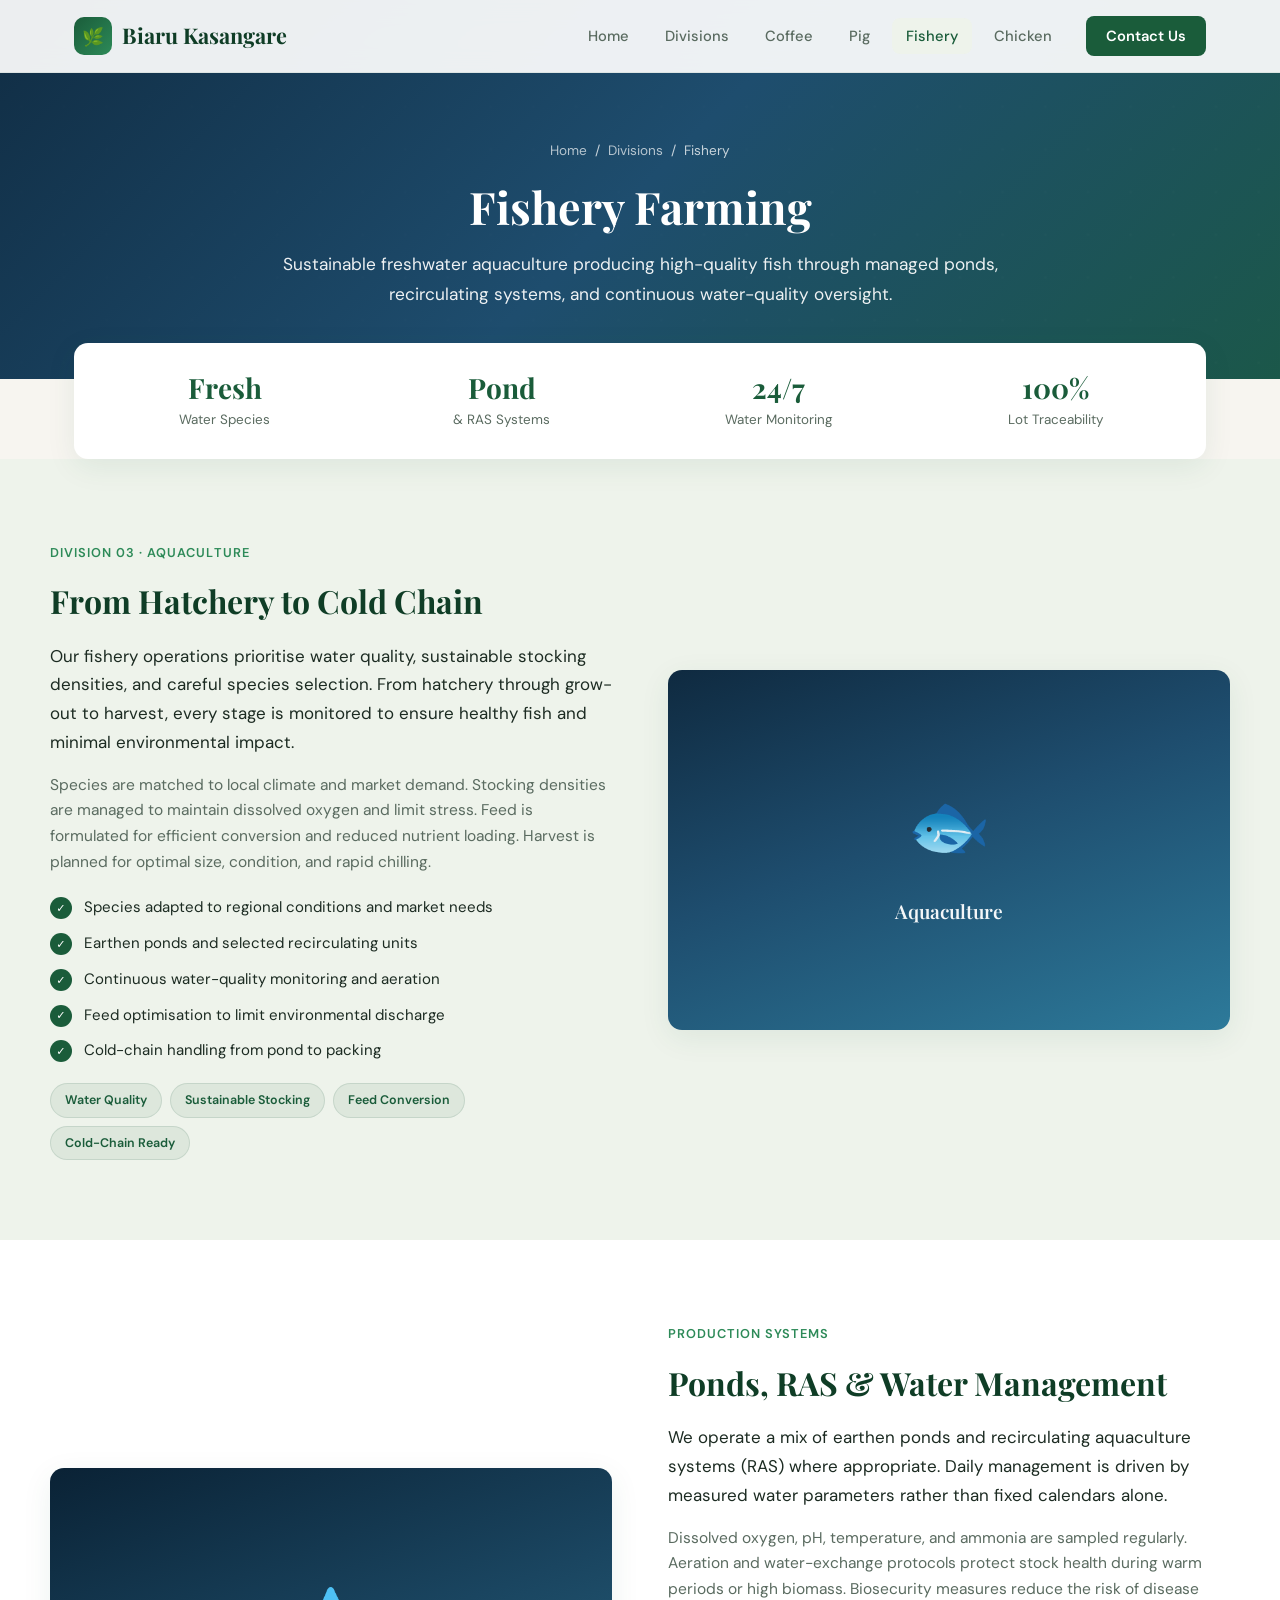
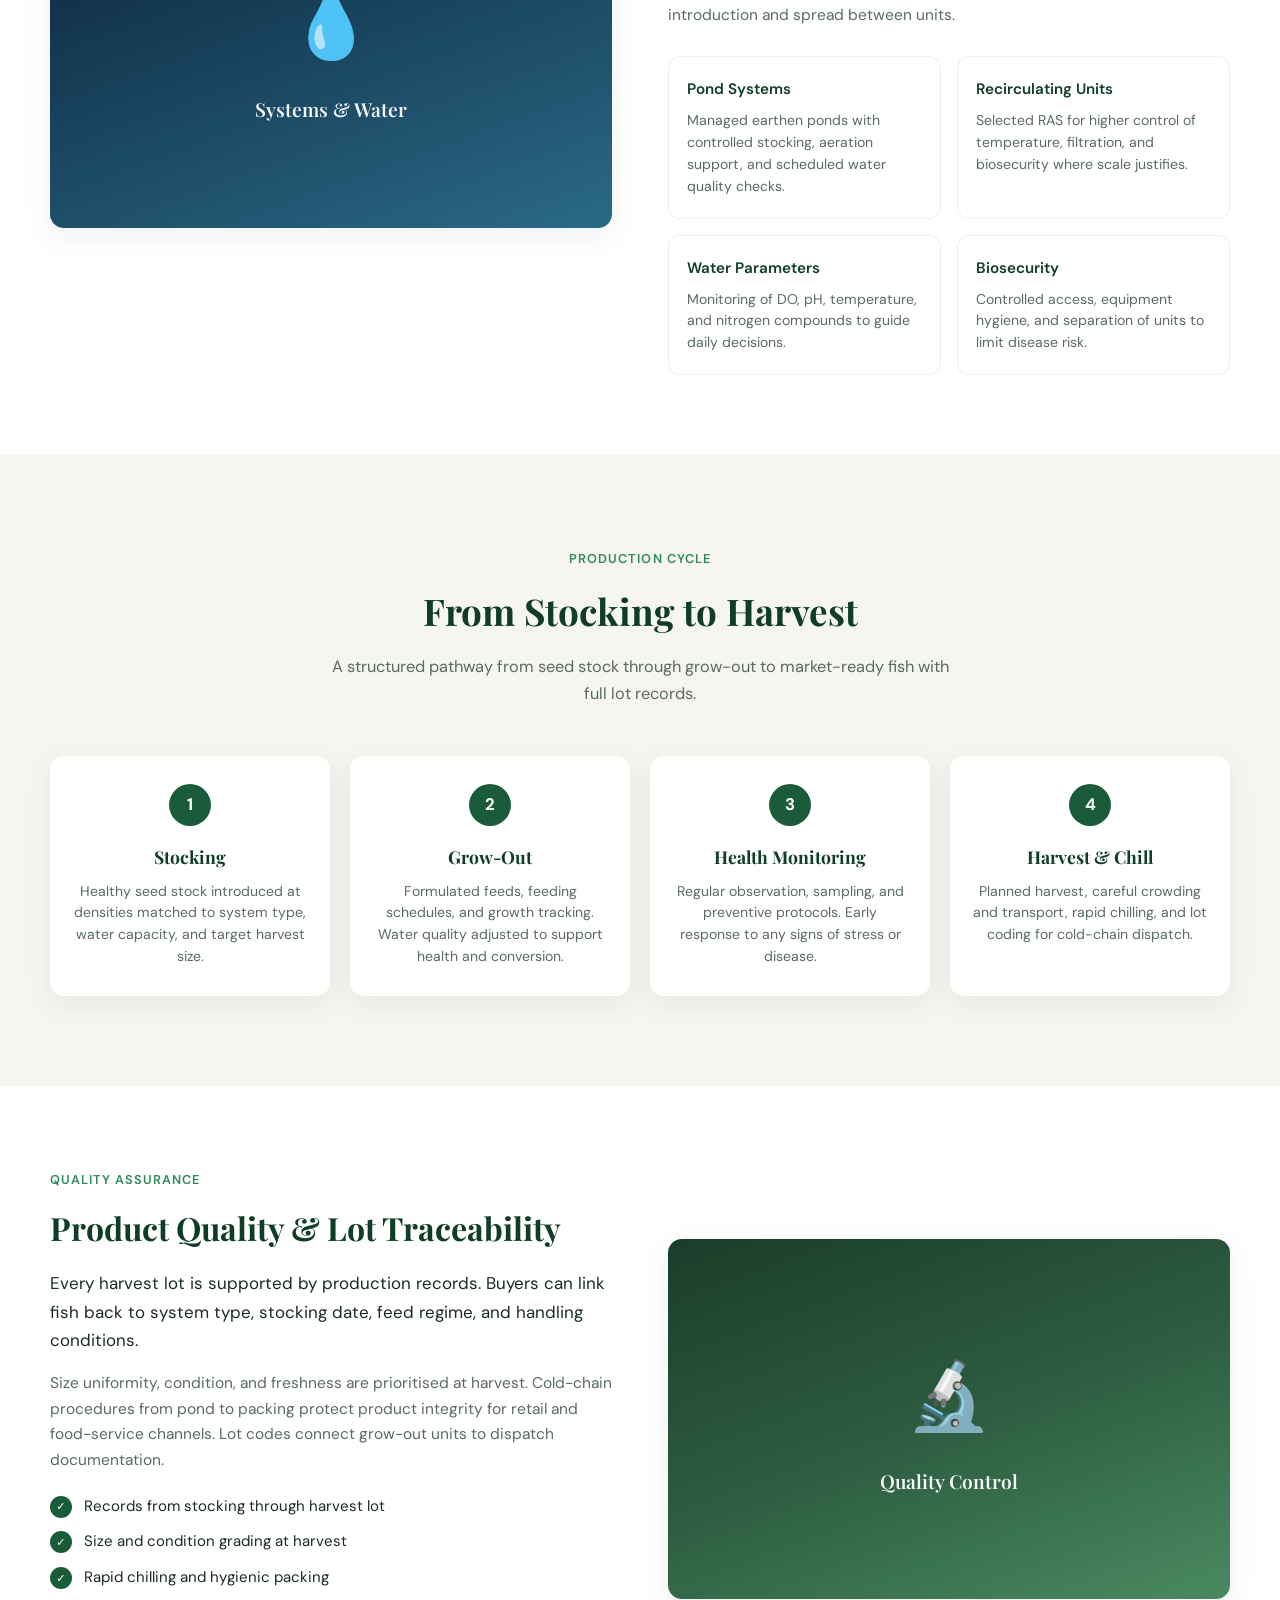
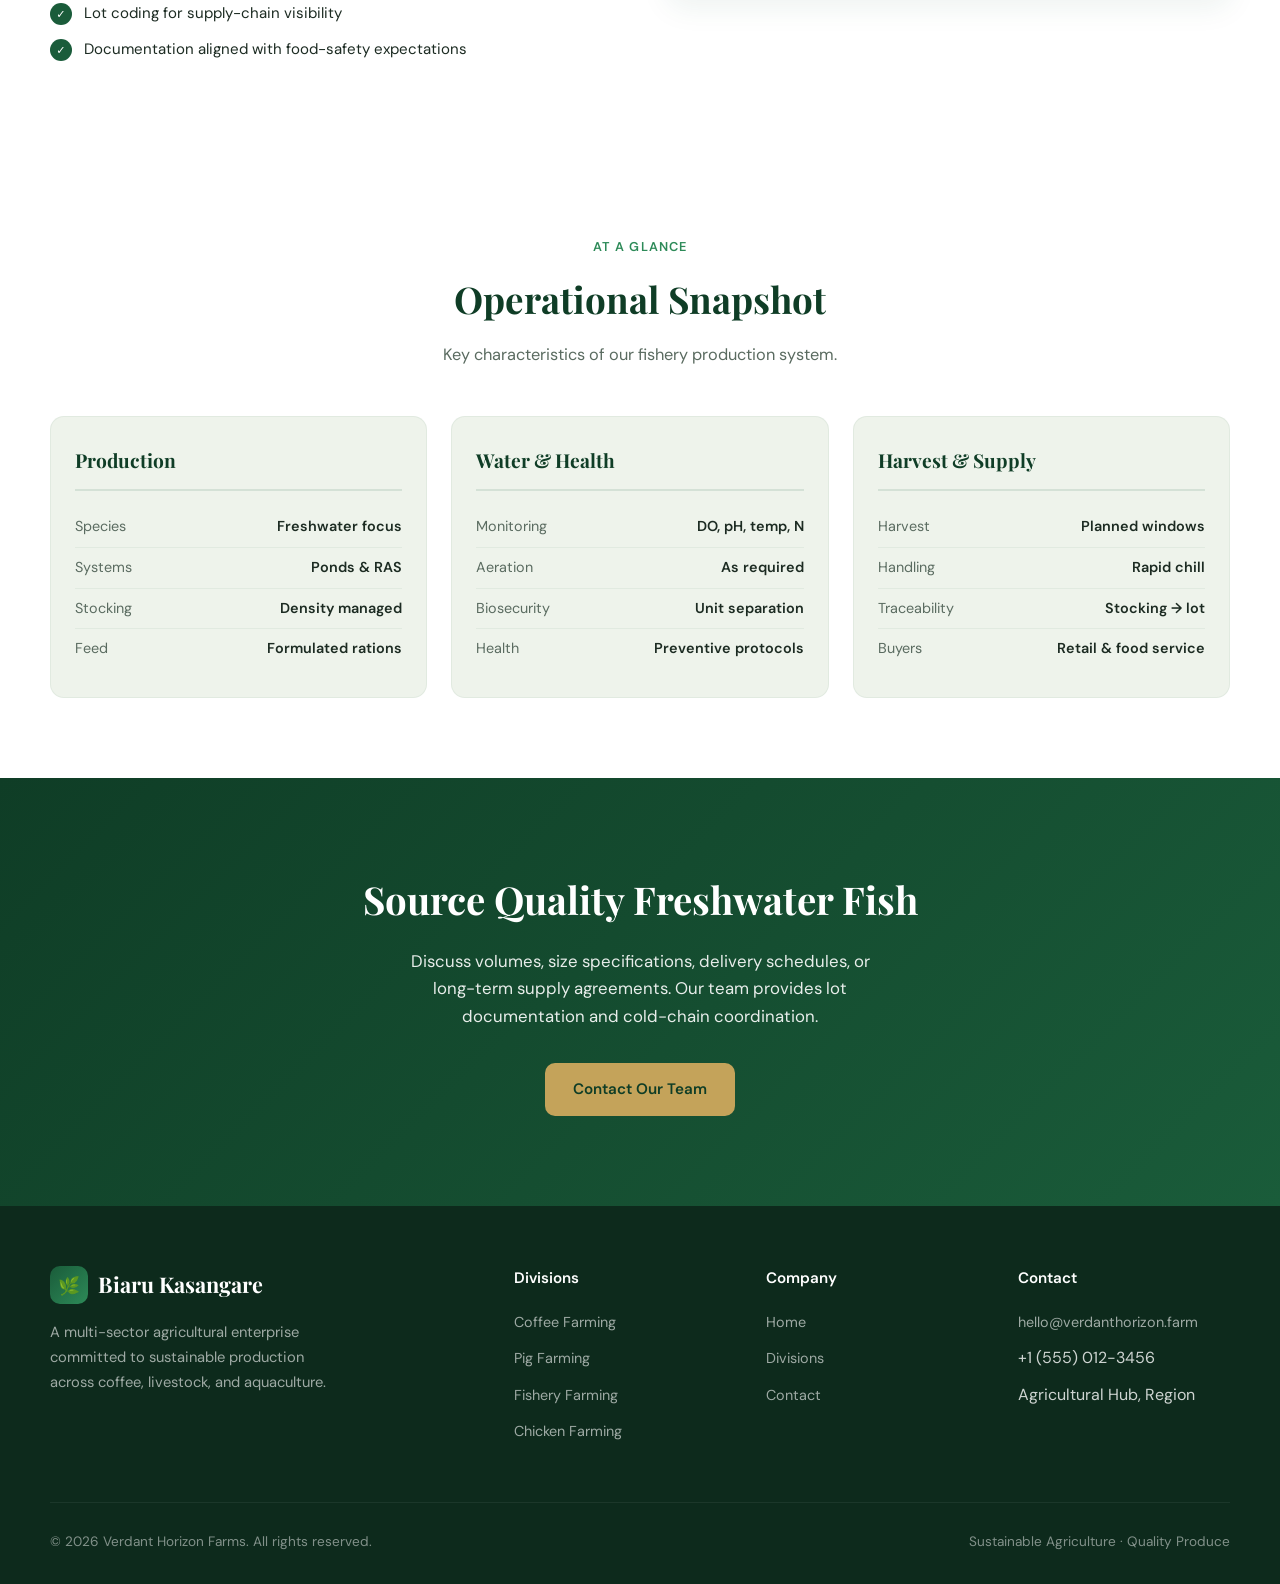
<file: fishery.html>
<!DOCTYPE html>
<html lang="en">
<head>
  <meta charset="UTF-8">
  <meta name="viewport" content="width=device-width, initial-scale=1.0">
  <title>Fishery Farming | Biaru Kasangare Farms</title>
  <meta name="description" content="Sustainable freshwater aquaculture at Biaru Kasangare Farms — managed ponds, recirculating systems, water-quality monitoring, and cold-chain ready harvest.">
  <link rel="preconnect" href="https://fonts.googleapis.com">
  <link rel="preconnect" href="https://fonts.gstatic.com" crossorigin>
  <link href="https://fonts.googleapis.com/css2?family=DM+Sans:ital,opsz,wght@0,9..40,400;0,9..40,500;0,9..40,600;0,9..40,700;1,9..40,400&family=Playfair+Display:wght@600;700&display=swap" rel="stylesheet">
  <style>
    :root {
      --primary: #1a5c3a;
      --primary-dark: #0f3d26;
      --primary-light: #2d8a58;
      --accent: #c4a35a;
      --accent-soft: #e8d9a8;
      --bg: #f7f5f0;
      --bg-alt: #eef3eb;
      --text: #1c2b22;
      --text-muted: #5a6b60;
      --white: #ffffff;
      --card-shadow: 0 8px 30px rgba(26, 92, 58, 0.08);
      --radius: 14px;
      --transition: 0.3s ease;
    }

    *, *::before, *::after {
      box-sizing: border-box;
      margin: 0;
      padding: 0;
    }

    html {
      scroll-behavior: smooth;
    }

    body {
      font-family: 'DM Sans', system-ui, sans-serif;
      background: var(--bg);
      color: var(--text);
      line-height: 1.65;
      font-size: 16px;
    }

    img {
      max-width: 100%;
      display: block;
    }

    a {
      text-decoration: none;
      color: inherit;
    }

    /* ========== HEADER / NAV ========== */
    .header {
      position: fixed;
      top: 0;
      left: 0;
      right: 0;
      z-index: 1000;
      background: rgba(255, 255, 255, 0.92);
      backdrop-filter: blur(12px);
      border-bottom: 1px solid rgba(26, 92, 58, 0.08);
      transition: box-shadow var(--transition);
    }

    .header.scrolled {
      box-shadow: 0 4px 20px rgba(0, 0, 0, 0.06);
    }

    .nav-container {
      max-width: 1180px;
      margin: 0 auto;
      padding: 0 24px;
      height: 72px;
      display: flex;
      align-items: center;
      justify-content: space-between;
    }

    .logo {
      display: flex;
      align-items: center;
      gap: 10px;
      font-family: 'Playfair Display', serif;
      font-weight: 700;
      font-size: 1.35rem;
      color: var(--primary-dark);
    }

    .logo-icon {
      width: 38px;
      height: 38px;
      background: linear-gradient(135deg, var(--primary), var(--primary-light));
      border-radius: 10px;
      display: grid;
      place-items: center;
      color: white;
      font-size: 1.1rem;
    }

    .nav-links {
      display: flex;
      align-items: center;
      gap: 8px;
      list-style: none;
    }

    .nav-links a {
      padding: 8px 14px;
      font-size: 0.92rem;
      font-weight: 500;
      color: var(--text-muted);
      border-radius: 8px;
      transition: color var(--transition), background var(--transition);
    }

    .nav-links a:hover,
    .nav-links a.active {
      color: var(--primary);
      background: var(--bg-alt);
    }

    .nav-cta {
      margin-left: 12px;
      background: var(--primary) !important;
      color: white !important;
      padding: 10px 20px !important;
      border-radius: 8px !important;
      font-weight: 600 !important;
    }

    .nav-cta:hover {
      background: var(--primary-dark) !important;
    }

    .menu-toggle {
      display: none;
      background: none;
      border: none;
      cursor: pointer;
      padding: 8px;
    }

    .menu-toggle span {
      display: block;
      width: 24px;
      height: 2.5px;
      background: var(--primary-dark);
      margin: 5px 0;
      border-radius: 2px;
      transition: var(--transition);
    }

    /* ========== PAGE HERO ========== */
    .page-hero {
      padding: 140px 24px 70px;
      background:
        linear-gradient(135deg, rgba(15, 42, 64, 0.92) 0%, rgba(30, 77, 110, 0.85) 50%, rgba(26, 92, 58, 0.7) 100%),
        url('data:image/svg+xml,<svg xmlns="http://www.w3.org/2000/svg" viewBox="0 0 1200 400"><defs><pattern id="p" width="40" height="40" patternUnits="userSpaceOnUse"><circle cx="20" cy="20" r="1.2" fill="%23ffffff" opacity="0.06"/></pattern></defs><rect fill="%231e4d6e" width="1200" height="400"/><rect fill="url(%23p)" width="1200" height="400"/></svg>');
      background-size: cover;
      color: white;
      text-align: center;
    }

    .page-hero .container {
      max-width: 720px;
      margin: 0 auto;
    }

    .breadcrumb {
      font-size: 0.85rem;
      opacity: 0.75;
      margin-bottom: 18px;
    }

    .breadcrumb a {
      opacity: 0.9;
      transition: opacity var(--transition);
    }

    .breadcrumb a:hover {
      opacity: 1;
      text-decoration: underline;
    }

    .page-hero h1 {
      font-family: 'Playfair Display', serif;
      font-size: clamp(2rem, 4vw, 2.8rem);
      font-weight: 700;
      margin-bottom: 16px;
      line-height: 1.2;
    }

    .page-hero p {
      font-size: 1.08rem;
      opacity: 0.92;
      line-height: 1.7;
    }

    /* ========== INTRO STRIP ========== */
    .intro-strip {
      max-width: 1180px;
      margin: -36px auto 0;
      padding: 0 24px;
      position: relative;
      z-index: 2;
    }

    .intro-grid {
      display: grid;
      grid-template-columns: repeat(4, 1fr);
      gap: 16px;
      background: var(--white);
      border-radius: var(--radius);
      padding: 28px 20px;
      box-shadow: var(--card-shadow);
    }

    .intro-item {
      text-align: center;
    }

    .intro-item .num {
      font-family: 'Playfair Display', serif;
      font-size: 1.75rem;
      font-weight: 700;
      color: var(--primary);
      line-height: 1.2;
    }

    .intro-item .label {
      font-size: 0.84rem;
      color: var(--text-muted);
      margin-top: 4px;
    }

    /* ========== SECTION COMMON ========== */
    .container {
      max-width: 1180px;
      margin: 0 auto;
    }

    .section-header {
      text-align: center;
      max-width: 640px;
      margin: 0 auto 48px;
    }

    .section-eyebrow {
      display: inline-block;
      font-size: 0.8rem;
      font-weight: 600;
      letter-spacing: 0.08em;
      text-transform: uppercase;
      color: var(--primary-light);
      margin-bottom: 12px;
    }

    .section-header h2 {
      font-family: 'Playfair Display', serif;
      font-size: clamp(1.7rem, 3.2vw, 2.3rem);
      color: var(--primary-dark);
      margin-bottom: 12px;
    }

    .section-header p {
      color: var(--text-muted);
      font-size: 1.02rem;
    }

    /* ========== CONTENT SECTIONS ========== */
    .content-section {
      padding: 80px 24px;
    }

    .content-section:nth-of-type(odd) {
      background: var(--white);
    }

    .content-section:nth-of-type(even) {
      background: var(--bg-alt);
    }

    .content-layout {
      max-width: 1180px;
      margin: 0 auto;
      display: grid;
      grid-template-columns: 1fr 1fr;
      gap: 56px;
      align-items: center;
    }

    .content-layout.reverse {
      direction: rtl;
    }

    .content-layout.reverse > * {
      direction: ltr;
    }

    .content-text h2 {
      font-family: 'Playfair Display', serif;
      font-size: clamp(1.55rem, 2.8vw, 2rem);
      color: var(--primary-dark);
      margin-bottom: 14px;
    }

    .content-text .lead {
      font-size: 1.06rem;
      color: var(--text);
      margin-bottom: 16px;
      line-height: 1.7;
    }

    .content-text p {
      color: var(--text-muted);
      margin-bottom: 14px;
      font-size: 0.97rem;
    }

    .content-visual {
      border-radius: var(--radius);
      height: 360px;
      display: flex;
      flex-direction: column;
      align-items: center;
      justify-content: center;
      gap: 14px;
      color: white;
      font-size: 4.2rem;
      box-shadow: var(--card-shadow);
    }

    .content-visual span {
      font-family: 'Playfair Display', serif;
      font-size: 1.2rem;
      font-weight: 600;
      opacity: 0.95;
    }

    .content-visual.fishery-main {
      background: linear-gradient(160deg, #0f2a40 0%, #1e4d6e 45%, #2d7a9a 100%);
    }

    .content-visual.fishery-systems {
      background: linear-gradient(160deg, #0a2235 0%, #1a4560 50%, #2a6a85 100%);
    }

    .content-visual.fishery-quality {
      background: linear-gradient(160deg, #1a3d2a 0%, #2d5c40 50%, #4a8a60 100%);
    }

    /* Feature list */
    .feature-list {
      list-style: none;
      margin: 20px 0 8px;
    }

    .feature-list li {
      display: flex;
      align-items: flex-start;
      gap: 12px;
      margin-bottom: 11px;
      font-size: 0.94rem;
      color: var(--text);
    }

    .feature-list li::before {
      content: '✓';
      flex-shrink: 0;
      width: 22px;
      height: 22px;
      background: var(--primary);
      color: white;
      border-radius: 50%;
      display: grid;
      place-items: center;
      font-size: 0.7rem;
      font-weight: 700;
      margin-top: 2px;
    }

    /* Info cards grid */
    .info-grid {
      display: grid;
      grid-template-columns: 1fr 1fr;
      gap: 16px;
      margin-top: 28px;
    }

    .info-card {
      background: var(--white);
      border: 1px solid rgba(26, 92, 58, 0.08);
      border-radius: 12px;
      padding: 20px 18px;
    }

    .content-section:nth-of-type(even) .info-card {
      background: var(--bg);
    }

    .info-card h4 {
      font-size: 0.95rem;
      font-weight: 600;
      color: var(--primary-dark);
      margin-bottom: 8px;
    }

    .info-card p {
      font-size: 0.88rem;
      color: var(--text-muted);
      margin: 0;
      line-height: 1.55;
    }

    /* Process steps */
    .process-section {
      padding: 90px 24px;
      background: var(--bg);
    }

    .process-grid {
      display: grid;
      grid-template-columns: repeat(4, 1fr);
      gap: 20px;
      max-width: 1180px;
      margin: 0 auto;
    }

    .process-card {
      background: var(--white);
      border-radius: var(--radius);
      padding: 28px 22px;
      box-shadow: var(--card-shadow);
      text-align: center;
      position: relative;
    }

    .process-num {
      width: 42px;
      height: 42px;
      background: var(--primary);
      color: white;
      border-radius: 50%;
      display: grid;
      place-items: center;
      font-weight: 700;
      font-size: 1.05rem;
      margin: 0 auto 16px;
    }

    .process-card h3 {
      font-family: 'Playfair Display', serif;
      font-size: 1.1rem;
      color: var(--primary-dark);
      margin-bottom: 10px;
    }

    .process-card p {
      font-size: 0.88rem;
      color: var(--text-muted);
      line-height: 1.55;
    }

    /* Standards / tags */
    .standards-row {
      display: flex;
      flex-wrap: wrap;
      gap: 8px;
      margin-top: 20px;
    }

    .standard-tag {
      display: inline-block;
      padding: 6px 14px;
      border-radius: 50px;
      font-size: 0.78rem;
      font-weight: 600;
      background: rgba(26, 92, 58, 0.08);
      color: var(--primary);
      border: 1px solid rgba(26, 92, 58, 0.12);
    }

    /* Specs */
    .specs-section {
      padding: 80px 24px;
      background: var(--white);
    }

    .specs-grid {
      max-width: 1180px;
      margin: 0 auto;
      display: grid;
      grid-template-columns: repeat(3, 1fr);
      gap: 24px;
    }

    .spec-card {
      background: var(--bg-alt);
      border-radius: var(--radius);
      padding: 28px 24px;
      border: 1px solid rgba(26, 92, 58, 0.06);
    }

    .spec-card h3 {
      font-family: 'Playfair Display', serif;
      font-size: 1.2rem;
      color: var(--primary-dark);
      margin-bottom: 16px;
      padding-bottom: 12px;
      border-bottom: 2px solid rgba(26, 92, 58, 0.12);
    }

    .spec-row {
      display: flex;
      justify-content: space-between;
      padding: 8px 0;
      border-bottom: 1px solid rgba(26, 92, 58, 0.06);
      font-size: 0.9rem;
    }

    .spec-row:last-child {
      border-bottom: none;
    }

    .spec-label {
      color: var(--text-muted);
    }

    .spec-value {
      font-weight: 600;
      color: var(--text);
      text-align: right;
    }

    /* CTA */
    .cta {
      background: linear-gradient(135deg, var(--primary-dark) 0%, var(--primary) 100%);
      color: white;
      text-align: center;
      padding: 90px 24px;
    }

    .cta h2 {
      font-family: 'Playfair Display', serif;
      font-size: clamp(1.8rem, 3.5vw, 2.4rem);
      margin-bottom: 16px;
    }

    .cta p {
      max-width: 500px;
      margin: 0 auto 32px;
      opacity: 0.9;
      font-size: 1.05rem;
    }

    .btn {
      display: inline-flex;
      align-items: center;
      gap: 8px;
      padding: 14px 28px;
      border-radius: 10px;
      font-weight: 600;
      font-size: 0.95rem;
      transition: transform var(--transition), box-shadow var(--transition), background var(--transition);
      cursor: pointer;
      border: none;
    }

    .btn-primary {
      background: var(--accent);
      color: var(--primary-dark);
    }

    .btn-primary:hover {
      background: var(--accent-soft);
      transform: translateY(-2px);
      box-shadow: 0 8px 24px rgba(196, 163, 90, 0.35);
    }

    /* FOOTER */
    footer {
      background: #0d2a1c;
      color: rgba(255, 255, 255, 0.8);
      padding: 60px 24px 30px;
    }

    .footer-grid {
      max-width: 1180px;
      margin: 0 auto;
      display: grid;
      grid-template-columns: 2fr 1fr 1fr 1fr;
      gap: 40px;
      margin-bottom: 48px;
    }

    .footer-brand .logo {
      color: white;
      margin-bottom: 16px;
    }

    .footer-brand p {
      font-size: 0.92rem;
      line-height: 1.7;
      max-width: 280px;
      opacity: 0.75;
    }

    .footer-col h4 {
      color: white;
      font-size: 0.95rem;
      font-weight: 600;
      margin-bottom: 18px;
    }

    .footer-col ul {
      list-style: none;
    }

    .footer-col li {
      margin-bottom: 10px;
    }

    .footer-col a {
      font-size: 0.9rem;
      opacity: 0.75;
      transition: opacity var(--transition);
    }

    .footer-col a:hover {
      opacity: 1;
    }

    .footer-bottom {
      max-width: 1180px;
      margin: 0 auto;
      padding-top: 28px;
      border-top: 1px solid rgba(255, 255, 255, 0.1);
      display: flex;
      justify-content: space-between;
      align-items: center;
      font-size: 0.85rem;
      opacity: 0.6;
    }

    /* RESPONSIVE */
    @media (max-width: 980px) {
      .content-layout,
      .content-layout.reverse {
        grid-template-columns: 1fr;
        direction: ltr;
        gap: 36px;
      }

      .content-visual {
        height: 260px;
        font-size: 3.2rem;
        order: -1;
      }

      .process-grid {
        grid-template-columns: 1fr 1fr;
      }

      .specs-grid {
        grid-template-columns: 1fr;
      }
    }

    @media (max-width: 900px) {
      .nav-links {
        display: none;
        position: absolute;
        top: 72px;
        left: 0;
        right: 0;
        background: white;
        flex-direction: column;
        padding: 16px 24px 24px;
        box-shadow: 0 12px 30px rgba(0,0,0,0.08);
        gap: 4px;
      }

      .nav-links.open {
        display: flex;
      }

      .nav-links a {
        width: 100%;
        padding: 12px 16px;
      }

      .nav-cta {
        margin-left: 0;
        text-align: center;
        justify-content: center;
      }

      .menu-toggle {
        display: block;
      }

      .intro-grid {
        grid-template-columns: repeat(2, 1fr);
      }

      .info-grid {
        grid-template-columns: 1fr;
      }

      .footer-grid {
        grid-template-columns: 1fr 1fr;
      }
    }

    @media (max-width: 560px) {
      .intro-grid {
        grid-template-columns: 1fr 1fr;
        gap: 12px;
        padding: 20px 14px;
      }

      .intro-item .num {
        font-size: 1.45rem;
      }

      .process-grid {
        grid-template-columns: 1fr;
      }

      .footer-grid {
        grid-template-columns: 1fr;
        gap: 28px;
      }

      .footer-bottom {
        flex-direction: column;
        gap: 8px;
        text-align: center;
      }
    }
  </style>
</head>
<body>

  <!-- HEADER -->
  <header class="header" id="header">
    <div class="nav-container">
      <a href="index.html" class="logo">
        <div class="logo-icon">🌿</div>
         Biaru Kasangare
      </a>
      <button class="menu-toggle" id="menuToggle" aria-label="Toggle menu">
        <span></span><span></span><span></span>
      </button>
      <ul class="nav-links" id="navLinks">
        <li><a href="index.html">Home</a></li>
        <li><a href="division.html">Divisions</a></li>
        <li><a href="coffee.html">Coffee</a></li>
        <li><a href="pig.html">Pig</a></li>
        <li><a href="fishery.html" class="active">Fishery</a></li>
        <li><a href="chicken.html">Chicken</a></li>
        <li><a href="contact.html" class="nav-cta">Contact Us</a></li>
      </ul>
    </div>
  </header>

  <!-- PAGE HERO -->
  <section class="page-hero">
    <div class="container">
      <div class="breadcrumb">
        <a href="index.html">Home</a> &nbsp;/&nbsp; <a href="division.html">Divisions</a> &nbsp;/&nbsp; Fishery
      </div>
      <h1>Fishery Farming</h1>
      <p>Sustainable freshwater aquaculture producing high-quality fish through managed ponds, recirculating systems, and continuous water-quality oversight.</p>
    </div>
  </section>

  <!-- INTRO METRICS -->
  <div class="intro-strip">
    <div class="intro-grid">
      <div class="intro-item">
        <div class="num">Fresh</div>
        <div class="label">Water Species</div>
      </div>
      <div class="intro-item">
        <div class="num">Pond</div>
        <div class="label">&amp; RAS Systems</div>
      </div>
      <div class="intro-item">
        <div class="num">24/7</div>
        <div class="label">Water Monitoring</div>
      </div>
      <div class="intro-item">
        <div class="num">100%</div>
        <div class="label">Lot Traceability</div>
      </div>
    </div>
  </div>

  <!-- OVERVIEW -->
  <section class="content-section">
    <div class="content-layout">
      <div class="content-text">
        <span class="section-eyebrow">Division 03 · Aquaculture</span>
        <h2>From Hatchery to Cold Chain</h2>
        <p class="lead">Our fishery operations prioritise water quality, sustainable stocking densities, and careful species selection. From hatchery through grow-out to harvest, every stage is monitored to ensure healthy fish and minimal environmental impact.</p>
        <p>Species are matched to local climate and market demand. Stocking densities are managed to maintain dissolved oxygen and limit stress. Feed is formulated for efficient conversion and reduced nutrient loading. Harvest is planned for optimal size, condition, and rapid chilling.</p>
        <ul class="feature-list">
          <li>Species adapted to regional conditions and market needs</li>
          <li>Earthen ponds and selected recirculating units</li>
          <li>Continuous water-quality monitoring and aeration</li>
          <li>Feed optimisation to limit environmental discharge</li>
          <li>Cold-chain handling from pond to packing</li>
        </ul>
        <div class="standards-row">
          <span class="standard-tag">Water Quality</span>
          <span class="standard-tag">Sustainable Stocking</span>
          <span class="standard-tag">Feed Conversion</span>
          <span class="standard-tag">Cold-Chain Ready</span>
        </div>
      </div>
      <div class="content-visual fishery-main">
        🐟
        <span>Aquaculture</span>
      </div>
    </div>
  </section>

  <!-- SYSTEMS & WATER -->
  <section class="content-section">
    <div class="content-layout reverse">
      <div class="content-text">
        <span class="section-eyebrow">Production Systems</span>
        <h2>Ponds, RAS &amp; Water Management</h2>
        <p class="lead">We operate a mix of earthen ponds and recirculating aquaculture systems (RAS) where appropriate. Daily management is driven by measured water parameters rather than fixed calendars alone.</p>
        <p>Dissolved oxygen, pH, temperature, and ammonia are sampled regularly. Aeration and water-exchange protocols protect stock health during warm periods or high biomass. Biosecurity measures reduce the risk of disease introduction and spread between units.</p>
        <div class="info-grid">
          <div class="info-card">
            <h4>Pond Systems</h4>
            <p>Managed earthen ponds with controlled stocking, aeration support, and scheduled water quality checks.</p>
          </div>
          <div class="info-card">
            <h4>Recirculating Units</h4>
            <p>Selected RAS for higher control of temperature, filtration, and biosecurity where scale justifies.</p>
          </div>
          <div class="info-card">
            <h4>Water Parameters</h4>
            <p>Monitoring of DO, pH, temperature, and nitrogen compounds to guide daily decisions.</p>
          </div>
          <div class="info-card">
            <h4>Biosecurity</h4>
            <p>Controlled access, equipment hygiene, and separation of units to limit disease risk.</p>
          </div>
        </div>
      </div>
      <div class="content-visual fishery-systems">
        💧
        <span>Systems &amp; Water</span>
      </div>
    </div>
  </section>

  <!-- PROCESS STEPS -->
  <section class="process-section">
    <div class="container">
      <div class="section-header">
        <span class="section-eyebrow">Production Cycle</span>
        <h2>From Stocking to Harvest</h2>
        <p>A structured pathway from seed stock through grow-out to market-ready fish with full lot records.</p>
      </div>
      <div class="process-grid">
        <div class="process-card">
          <div class="process-num">1</div>
          <h3>Stocking</h3>
          <p>Healthy seed stock introduced at densities matched to system type, water capacity, and target harvest size.</p>
        </div>
        <div class="process-card">
          <div class="process-num">2</div>
          <h3>Grow-Out</h3>
          <p>Formulated feeds, feeding schedules, and growth tracking. Water quality adjusted to support health and conversion.</p>
        </div>
        <div class="process-card">
          <div class="process-num">3</div>
          <h3>Health Monitoring</h3>
          <p>Regular observation, sampling, and preventive protocols. Early response to any signs of stress or disease.</p>
        </div>
        <div class="process-card">
          <div class="process-num">4</div>
          <h3>Harvest &amp; Chill</h3>
          <p>Planned harvest, careful crowding and transport, rapid chilling, and lot coding for cold-chain dispatch.</p>
        </div>
      </div>
    </div>
  </section>

  <!-- QUALITY & TRACEABILITY -->
  <section class="content-section">
    <div class="content-layout">
      <div class="content-text">
        <span class="section-eyebrow">Quality Assurance</span>
        <h2>Product Quality &amp; Lot Traceability</h2>
        <p class="lead">Every harvest lot is supported by production records. Buyers can link fish back to system type, stocking date, feed regime, and handling conditions.</p>
        <p>Size uniformity, condition, and freshness are prioritised at harvest. Cold-chain procedures from pond to packing protect product integrity for retail and food-service channels. Lot codes connect grow-out units to dispatch documentation.</p>
        <ul class="feature-list">
          <li>Records from stocking through harvest lot</li>
          <li>Size and condition grading at harvest</li>
          <li>Rapid chilling and hygienic packing</li>
          <li>Lot coding for supply-chain visibility</li>
          <li>Documentation aligned with food-safety expectations</li>
        </ul>
      </div>
      <div class="content-visual fishery-quality">
        🔬
        <span>Quality Control</span>
      </div>
    </div>
  </section>

  <!-- SPECIFICATIONS -->
  <section class="specs-section">
    <div class="container">
      <div class="section-header">
        <span class="section-eyebrow">At a Glance</span>
        <h2>Operational Snapshot</h2>
        <p>Key characteristics of our fishery production system.</p>
      </div>
      <div class="specs-grid">
        <div class="spec-card">
          <h3>Production</h3>
          <div class="spec-row">
            <span class="spec-label">Species</span>
            <span class="spec-value">Freshwater focus</span>
          </div>
          <div class="spec-row">
            <span class="spec-label">Systems</span>
            <span class="spec-value">Ponds &amp; RAS</span>
          </div>
          <div class="spec-row">
            <span class="spec-label">Stocking</span>
            <span class="spec-value">Density managed</span>
          </div>
          <div class="spec-row">
            <span class="spec-label">Feed</span>
            <span class="spec-value">Formulated rations</span>
          </div>
        </div>
        <div class="spec-card">
          <h3>Water &amp; Health</h3>
          <div class="spec-row">
            <span class="spec-label">Monitoring</span>
            <span class="spec-value">DO, pH, temp, N</span>
          </div>
          <div class="spec-row">
            <span class="spec-label">Aeration</span>
            <span class="spec-value">As required</span>
          </div>
          <div class="spec-row">
            <span class="spec-label">Biosecurity</span>
            <span class="spec-value">Unit separation</span>
          </div>
          <div class="spec-row">
            <span class="spec-label">Health</span>
            <span class="spec-value">Preventive protocols</span>
          </div>
        </div>
        <div class="spec-card">
          <h3>Harvest &amp; Supply</h3>
          <div class="spec-row">
            <span class="spec-label">Harvest</span>
            <span class="spec-value">Planned windows</span>
          </div>
          <div class="spec-row">
            <span class="spec-label">Handling</span>
            <span class="spec-value">Rapid chill</span>
          </div>
          <div class="spec-row">
            <span class="spec-label">Traceability</span>
            <span class="spec-value">Stocking → lot</span>
          </div>
          <div class="spec-row">
            <span class="spec-label">Buyers</span>
            <span class="spec-value">Retail &amp; food service</span>
          </div>
        </div>
      </div>
    </div>
  </section>

  <!-- CTA -->
  <section class="cta">
    <h2>Source Quality Freshwater Fish</h2>
    <p>Discuss volumes, size specifications, delivery schedules, or long-term supply agreements. Our team provides lot documentation and cold-chain coordination.</p>
    <a href="contact.html" class="btn btn-primary">Contact Our Team</a>
  </section>

  <!-- FOOTER -->
  <footer>
    <div class="footer-grid">
      <div class="footer-brand">
        <a href="index.html" class="logo">
          <div class="logo-icon">🌿</div>
          Biaru Kasangare
        </a>
        <p>A multi-sector agricultural enterprise committed to sustainable production across coffee, livestock, and aquaculture.</p>
      </div>
      <div class="footer-col">
        <h4>Divisions</h4>
        <ul>
          <li><a href="coffee.html">Coffee Farming</a></li>
          <li><a href="pig.html">Pig Farming</a></li>
          <li><a href="fishery.html">Fishery Farming</a></li>
          <li><a href="chicken.html">Chicken Farming</a></li>
        </ul>
      </div>
      <div class="footer-col">
        <h4>Company</h4>
        <ul>
          <li><a href="index.html">Home</a></li>
          <li><a href="division.html">Divisions</a></li>
          <li><a href="contact.html">Contact</a></li>
        </ul>
      </div>
      <div class="footer-col">
        <h4>Contact</h4>
        <ul>
          <li><a href="mailto:hello@verdanthorizon.farm">hello@verdanthorizon.farm</a></li>
          <li>+1 (555) 012-3456</li>
          <li>Agricultural Hub, Region</li>
        </ul>
      </div>
    </div>
    <div class="footer-bottom">
      <span>© 2026 Verdant Horizon Farms. All rights reserved.</span>
      <span>Sustainable Agriculture · Quality Produce</span>
    </div>
  </footer>

  <script>
    const menuToggle = document.getElementById('menuToggle');
    const navLinks = document.getElementById('navLinks');
    menuToggle.addEventListener('click', () => {
      navLinks.classList.toggle('open');
    });
    navLinks.querySelectorAll('a').forEach(link => {
      link.addEventListener('click', () => navLinks.classList.remove('open'));
    });
    const header = document.getElementById('header');
    window.addEventListener('scroll', () => {
      header.classList.toggle('scrolled', window.scrollY > 20);
    });
  </script>
</body>
</html>
</file>
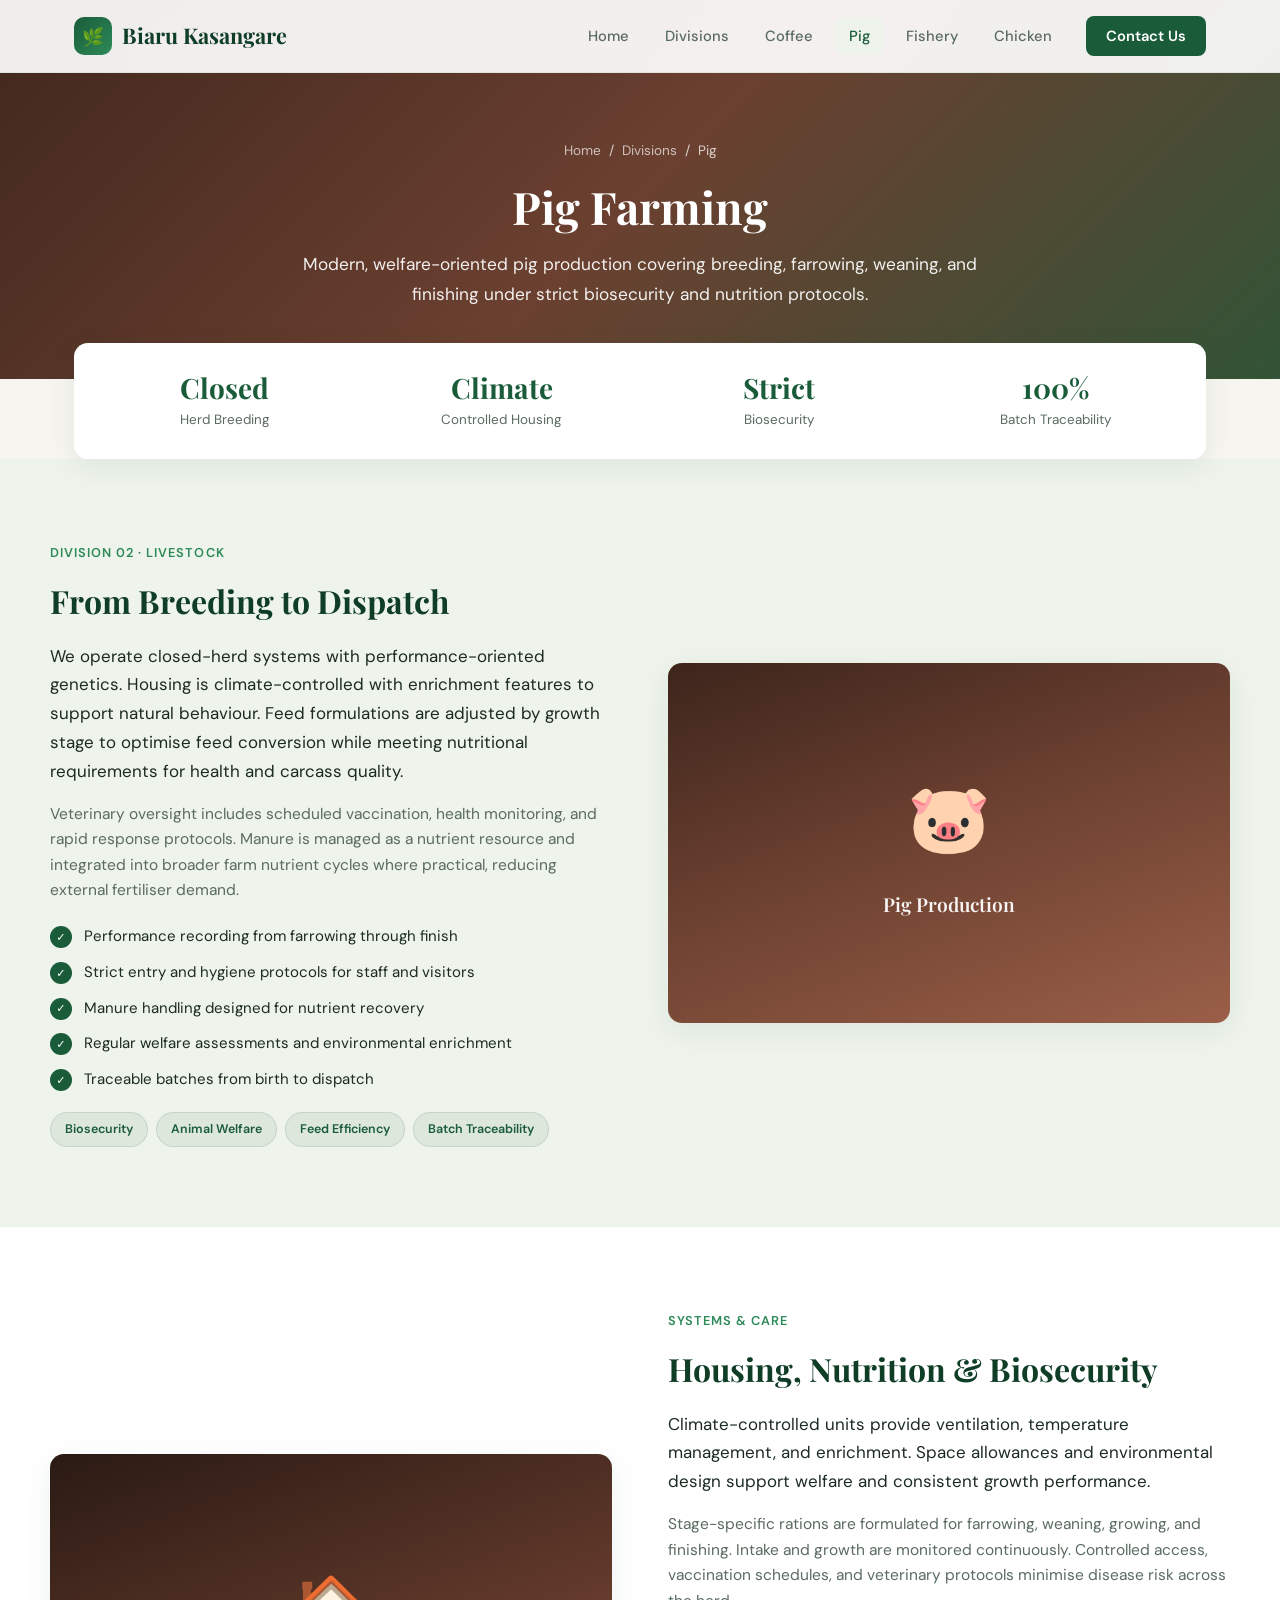
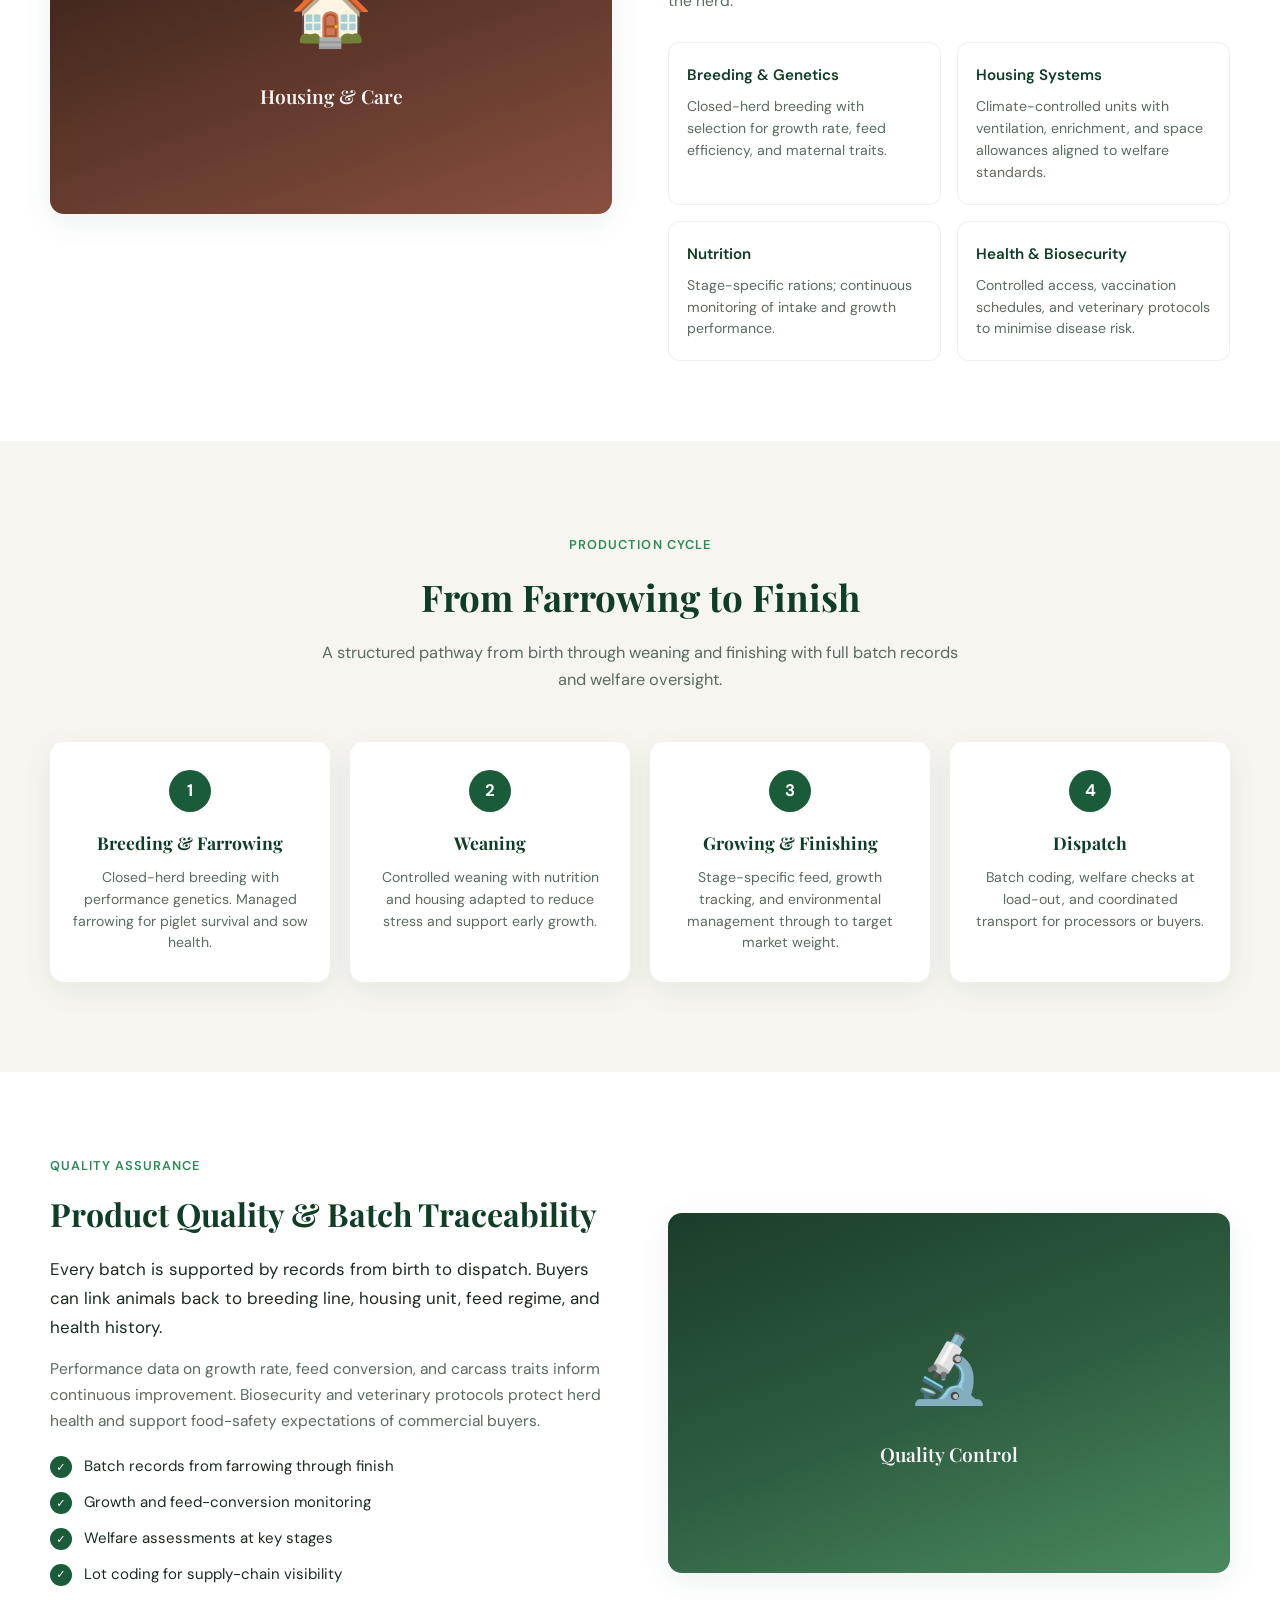
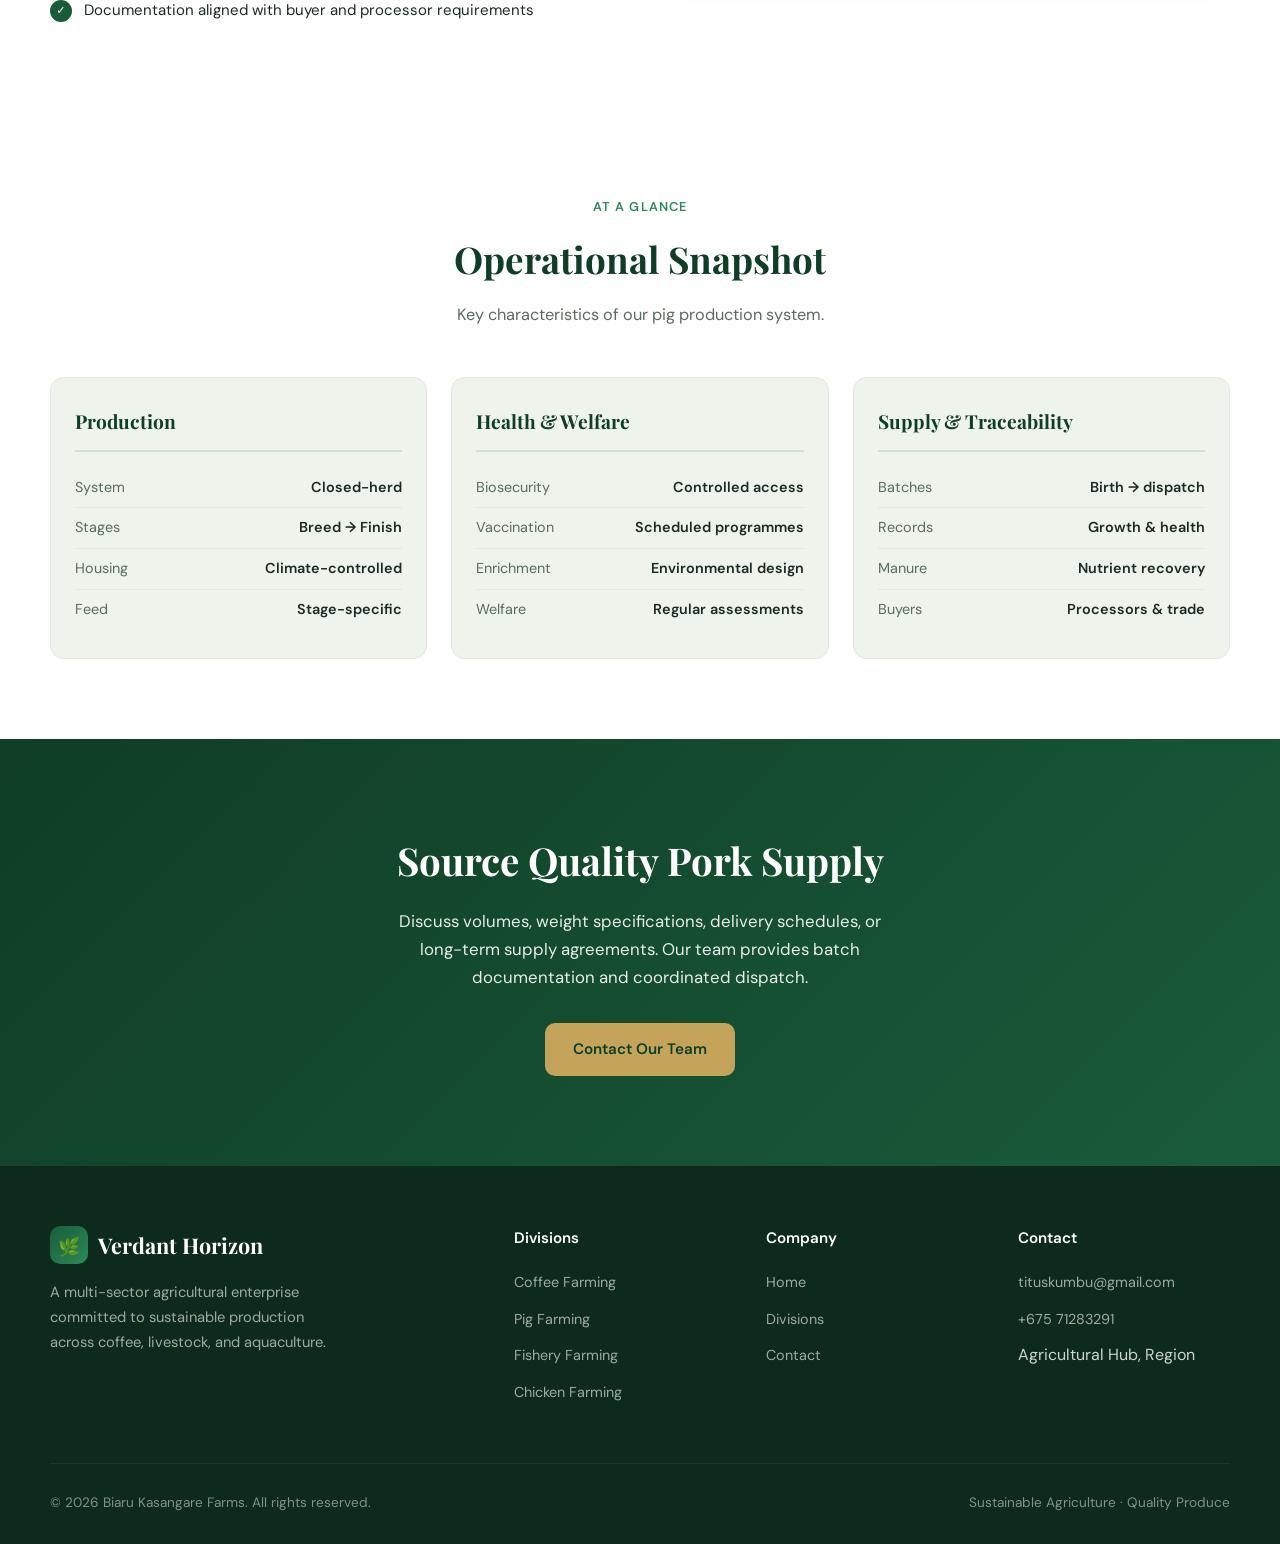
<file: pig.html>
<!DOCTYPE html>
<html lang="en">
<head>
  <meta charset="UTF-8">
  <meta name="viewport" content="width=device-width, initial-scale=1.0">
  <title>Pig Farming | Biaru Kasangare Farms</title>
  <meta name="description" content="Modern welfare-focused pig farming at Biaru Kasangare Farms — closed-herd breeding, climate-controlled housing, biosecurity, and traceable pork supply.">
  <link rel="preconnect" href="https://fonts.googleapis.com">
  <link rel="preconnect" href="https://fonts.gstatic.com" crossorigin>
  <link href="https://fonts.googleapis.com/css2?family=DM+Sans:ital,opsz,wght@0,9..40,400;0,9..40,500;0,9..40,600;0,9..40,700;1,9..40,400&family=Playfair+Display:wght@600;700&display=swap" rel="stylesheet">
  <style>
    :root {
      --primary: #1a5c3a;
      --primary-dark: #0f3d26;
      --primary-light: #2d8a58;
      --accent: #c4a35a;
      --accent-soft: #e8d9a8;
      --bg: #f7f5f0;
      --bg-alt: #eef3eb;
      --text: #1c2b22;
      --text-muted: #5a6b60;
      --white: #ffffff;
      --card-shadow: 0 8px 30px rgba(26, 92, 58, 0.08);
      --radius: 14px;
      --transition: 0.3s ease;
    }

    *, *::before, *::after {
      box-sizing: border-box;
      margin: 0;
      padding: 0;
    }

    html {
      scroll-behavior: smooth;
    }

    body {
      font-family: 'DM Sans', system-ui, sans-serif;
      background: var(--bg);
      color: var(--text);
      line-height: 1.65;
      font-size: 16px;
    }

    img {
      max-width: 100%;
      display: block;
    }

    a {
      text-decoration: none;
      color: inherit;
    }

    /* ========== HEADER / NAV ========== */
    .header {
      position: fixed;
      top: 0;
      left: 0;
      right: 0;
      z-index: 1000;
      background: rgba(255, 255, 255, 0.92);
      backdrop-filter: blur(12px);
      border-bottom: 1px solid rgba(26, 92, 58, 0.08);
      transition: box-shadow var(--transition);
    }

    .header.scrolled {
      box-shadow: 0 4px 20px rgba(0, 0, 0, 0.06);
    }

    .nav-container {
      max-width: 1180px;
      margin: 0 auto;
      padding: 0 24px;
      height: 72px;
      display: flex;
      align-items: center;
      justify-content: space-between;
    }

    .logo {
      display: flex;
      align-items: center;
      gap: 10px;
      font-family: 'Playfair Display', serif;
      font-weight: 700;
      font-size: 1.35rem;
      color: var(--primary-dark);
    }

    .logo-icon {
      width: 38px;
      height: 38px;
      background: linear-gradient(135deg, var(--primary), var(--primary-light));
      border-radius: 10px;
      display: grid;
      place-items: center;
      color: white;
      font-size: 1.1rem;
    }

    .nav-links {
      display: flex;
      align-items: center;
      gap: 8px;
      list-style: none;
    }

    .nav-links a {
      padding: 8px 14px;
      font-size: 0.92rem;
      font-weight: 500;
      color: var(--text-muted);
      border-radius: 8px;
      transition: color var(--transition), background var(--transition);
    }

    .nav-links a:hover,
    .nav-links a.active {
      color: var(--primary);
      background: var(--bg-alt);
    }

    .nav-cta {
      margin-left: 12px;
      background: var(--primary) !important;
      color: white !important;
      padding: 10px 20px !important;
      border-radius: 8px !important;
      font-weight: 600 !important;
    }

    .nav-cta:hover {
      background: var(--primary-dark) !important;
    }

    .menu-toggle {
      display: none;
      background: none;
      border: none;
      cursor: pointer;
      padding: 8px;
    }

    .menu-toggle span {
      display: block;
      width: 24px;
      height: 2.5px;
      background: var(--primary-dark);
      margin: 5px 0;
      border-radius: 2px;
      transition: var(--transition);
    }

    /* ========== PAGE HERO ========== */
    .page-hero {
      padding: 140px 24px 70px;
      background:
        linear-gradient(135deg, rgba(61, 37, 28, 0.92) 0%, rgba(107, 64, 48, 0.85) 50%, rgba(26, 92, 58, 0.7) 100%),
        url('data:image/svg+xml,<svg xmlns="http://www.w3.org/2000/svg" viewBox="0 0 1200 400"><defs><pattern id="p" width="40" height="40" patternUnits="userSpaceOnUse"><circle cx="20" cy="20" r="1.2" fill="%23ffffff" opacity="0.06"/></pattern></defs><rect fill="%236b4030" width="1200" height="400"/><rect fill="url(%23p)" width="1200" height="400"/></svg>');
      background-size: cover;
      color: white;
      text-align: center;
    }

    .page-hero .container {
      max-width: 720px;
      margin: 0 auto;
    }

    .breadcrumb {
      font-size: 0.85rem;
      opacity: 0.75;
      margin-bottom: 18px;
    }

    .breadcrumb a {
      opacity: 0.9;
      transition: opacity var(--transition);
    }

    .breadcrumb a:hover {
      opacity: 1;
      text-decoration: underline;
    }

    .page-hero h1 {
      font-family: 'Playfair Display', serif;
      font-size: clamp(2rem, 4vw, 2.8rem);
      font-weight: 700;
      margin-bottom: 16px;
      line-height: 1.2;
    }

    .page-hero p {
      font-size: 1.08rem;
      opacity: 0.92;
      line-height: 1.7;
    }

    /* ========== INTRO STRIP ========== */
    .intro-strip {
      max-width: 1180px;
      margin: -36px auto 0;
      padding: 0 24px;
      position: relative;
      z-index: 2;
    }

    .intro-grid {
      display: grid;
      grid-template-columns: repeat(4, 1fr);
      gap: 16px;
      background: var(--white);
      border-radius: var(--radius);
      padding: 28px 20px;
      box-shadow: var(--card-shadow);
    }

    .intro-item {
      text-align: center;
    }

    .intro-item .num {
      font-family: 'Playfair Display', serif;
      font-size: 1.75rem;
      font-weight: 700;
      color: var(--primary);
      line-height: 1.2;
    }

    .intro-item .label {
      font-size: 0.84rem;
      color: var(--text-muted);
      margin-top: 4px;
    }

    /* ========== SECTION COMMON ========== */
    .container {
      max-width: 1180px;
      margin: 0 auto;
    }

    .section-header {
      text-align: center;
      max-width: 640px;
      margin: 0 auto 48px;
    }

    .section-eyebrow {
      display: inline-block;
      font-size: 0.8rem;
      font-weight: 600;
      letter-spacing: 0.08em;
      text-transform: uppercase;
      color: var(--primary-light);
      margin-bottom: 12px;
    }

    .section-header h2 {
      font-family: 'Playfair Display', serif;
      font-size: clamp(1.7rem, 3.2vw, 2.3rem);
      color: var(--primary-dark);
      margin-bottom: 12px;
    }

    .section-header p {
      color: var(--text-muted);
      font-size: 1.02rem;
    }

    /* ========== CONTENT SECTIONS ========== */
    .content-section {
      padding: 80px 24px;
    }

    .content-section:nth-of-type(odd) {
      background: var(--white);
    }

    .content-section:nth-of-type(even) {
      background: var(--bg-alt);
    }

    .content-layout {
      max-width: 1180px;
      margin: 0 auto;
      display: grid;
      grid-template-columns: 1fr 1fr;
      gap: 56px;
      align-items: center;
    }

    .content-layout.reverse {
      direction: rtl;
    }

    .content-layout.reverse > * {
      direction: ltr;
    }

    .content-text h2 {
      font-family: 'Playfair Display', serif;
      font-size: clamp(1.55rem, 2.8vw, 2rem);
      color: var(--primary-dark);
      margin-bottom: 14px;
    }

    .content-text .lead {
      font-size: 1.06rem;
      color: var(--text);
      margin-bottom: 16px;
      line-height: 1.7;
    }

    .content-text p {
      color: var(--text-muted);
      margin-bottom: 14px;
      font-size: 0.97rem;
    }

    .content-visual {
      border-radius: var(--radius);
      height: 360px;
      display: flex;
      flex-direction: column;
      align-items: center;
      justify-content: center;
      gap: 14px;
      color: white;
      font-size: 4.2rem;
      box-shadow: var(--card-shadow);
    }

    .content-visual span {
      font-family: 'Playfair Display', serif;
      font-size: 1.2rem;
      font-weight: 600;
      opacity: 0.95;
    }

    .content-visual.pig-main {
      background: linear-gradient(160deg, #3d251c 0%, #6b4030 45%, #9a5f48 100%);
    }

    .content-visual.pig-systems {
      background: linear-gradient(160deg, #2a1a14 0%, #5a3528 50%, #8a5040 100%);
    }

    .content-visual.pig-quality {
      background: linear-gradient(160deg, #1a3d2a 0%, #2d5c40 50%, #4a8a60 100%);
    }

    /* Feature list */
    .feature-list {
      list-style: none;
      margin: 20px 0 8px;
    }

    .feature-list li {
      display: flex;
      align-items: flex-start;
      gap: 12px;
      margin-bottom: 11px;
      font-size: 0.94rem;
      color: var(--text);
    }

    .feature-list li::before {
      content: '✓';
      flex-shrink: 0;
      width: 22px;
      height: 22px;
      background: var(--primary);
      color: white;
      border-radius: 50%;
      display: grid;
      place-items: center;
      font-size: 0.7rem;
      font-weight: 700;
      margin-top: 2px;
    }

    /* Info cards grid */
    .info-grid {
      display: grid;
      grid-template-columns: 1fr 1fr;
      gap: 16px;
      margin-top: 28px;
    }

    .info-card {
      background: var(--white);
      border: 1px solid rgba(26, 92, 58, 0.08);
      border-radius: 12px;
      padding: 20px 18px;
    }

    .content-section:nth-of-type(even) .info-card {
      background: var(--bg);
    }

    .info-card h4 {
      font-size: 0.95rem;
      font-weight: 600;
      color: var(--primary-dark);
      margin-bottom: 8px;
    }

    .info-card p {
      font-size: 0.88rem;
      color: var(--text-muted);
      margin: 0;
      line-height: 1.55;
    }

    /* Process steps */
    .process-section {
      padding: 90px 24px;
      background: var(--bg);
    }

    .process-grid {
      display: grid;
      grid-template-columns: repeat(4, 1fr);
      gap: 20px;
      max-width: 1180px;
      margin: 0 auto;
    }

    .process-card {
      background: var(--white);
      border-radius: var(--radius);
      padding: 28px 22px;
      box-shadow: var(--card-shadow);
      text-align: center;
      position: relative;
    }

    .process-num {
      width: 42px;
      height: 42px;
      background: var(--primary);
      color: white;
      border-radius: 50%;
      display: grid;
      place-items: center;
      font-weight: 700;
      font-size: 1.05rem;
      margin: 0 auto 16px;
    }

    .process-card h3 {
      font-family: 'Playfair Display', serif;
      font-size: 1.1rem;
      color: var(--primary-dark);
      margin-bottom: 10px;
    }

    .process-card p {
      font-size: 0.88rem;
      color: var(--text-muted);
      line-height: 1.55;
    }

    /* Standards / tags */
    .standards-row {
      display: flex;
      flex-wrap: wrap;
      gap: 8px;
      margin-top: 20px;
    }

    .standard-tag {
      display: inline-block;
      padding: 6px 14px;
      border-radius: 50px;
      font-size: 0.78rem;
      font-weight: 600;
      background: rgba(26, 92, 58, 0.08);
      color: var(--primary);
      border: 1px solid rgba(26, 92, 58, 0.12);
    }

    /* Specs */
    .specs-section {
      padding: 80px 24px;
      background: var(--white);
    }

    .specs-grid {
      max-width: 1180px;
      margin: 0 auto;
      display: grid;
      grid-template-columns: repeat(3, 1fr);
      gap: 24px;
    }

    .spec-card {
      background: var(--bg-alt);
      border-radius: var(--radius);
      padding: 28px 24px;
      border: 1px solid rgba(26, 92, 58, 0.06);
    }

    .spec-card h3 {
      font-family: 'Playfair Display', serif;
      font-size: 1.2rem;
      color: var(--primary-dark);
      margin-bottom: 16px;
      padding-bottom: 12px;
      border-bottom: 2px solid rgba(26, 92, 58, 0.12);
    }

    .spec-row {
      display: flex;
      justify-content: space-between;
      padding: 8px 0;
      border-bottom: 1px solid rgba(26, 92, 58, 0.06);
      font-size: 0.9rem;
    }

    .spec-row:last-child {
      border-bottom: none;
    }

    .spec-label {
      color: var(--text-muted);
    }

    .spec-value {
      font-weight: 600;
      color: var(--text);
      text-align: right;
    }

    /* CTA */
    .cta {
      background: linear-gradient(135deg, var(--primary-dark) 0%, var(--primary) 100%);
      color: white;
      text-align: center;
      padding: 90px 24px;
    }

    .cta h2 {
      font-family: 'Playfair Display', serif;
      font-size: clamp(1.8rem, 3.5vw, 2.4rem);
      margin-bottom: 16px;
    }

    .cta p {
      max-width: 500px;
      margin: 0 auto 32px;
      opacity: 0.9;
      font-size: 1.05rem;
    }

    .btn {
      display: inline-flex;
      align-items: center;
      gap: 8px;
      padding: 14px 28px;
      border-radius: 10px;
      font-weight: 600;
      font-size: 0.95rem;
      transition: transform var(--transition), box-shadow var(--transition), background var(--transition);
      cursor: pointer;
      border: none;
    }

    .btn-primary {
      background: var(--accent);
      color: var(--primary-dark);
    }

    .btn-primary:hover {
      background: var(--accent-soft);
      transform: translateY(-2px);
      box-shadow: 0 8px 24px rgba(196, 163, 90, 0.35);
    }

    /* FOOTER */
    footer {
      background: #0d2a1c;
      color: rgba(255, 255, 255, 0.8);
      padding: 60px 24px 30px;
    }

    .footer-grid {
      max-width: 1180px;
      margin: 0 auto;
      display: grid;
      grid-template-columns: 2fr 1fr 1fr 1fr;
      gap: 40px;
      margin-bottom: 48px;
    }

    .footer-brand .logo {
      color: white;
      margin-bottom: 16px;
    }

    .footer-brand p {
      font-size: 0.92rem;
      line-height: 1.7;
      max-width: 280px;
      opacity: 0.75;
    }

    .footer-col h4 {
      color: white;
      font-size: 0.95rem;
      font-weight: 600;
      margin-bottom: 18px;
    }

    .footer-col ul {
      list-style: none;
    }

    .footer-col li {
      margin-bottom: 10px;
    }

    .footer-col a {
      font-size: 0.9rem;
      opacity: 0.75;
      transition: opacity var(--transition);
    }

    .footer-col a:hover {
      opacity: 1;
    }

    .footer-bottom {
      max-width: 1180px;
      margin: 0 auto;
      padding-top: 28px;
      border-top: 1px solid rgba(255, 255, 255, 0.1);
      display: flex;
      justify-content: space-between;
      align-items: center;
      font-size: 0.85rem;
      opacity: 0.6;
    }

    /* RESPONSIVE */
    @media (max-width: 980px) {
      .content-layout,
      .content-layout.reverse {
        grid-template-columns: 1fr;
        direction: ltr;
        gap: 36px;
      }

      .content-visual {
        height: 260px;
        font-size: 3.2rem;
        order: -1;
      }

      .process-grid {
        grid-template-columns: 1fr 1fr;
      }

      .specs-grid {
        grid-template-columns: 1fr;
      }
    }

    @media (max-width: 900px) {
      .nav-links {
        display: none;
        position: absolute;
        top: 72px;
        left: 0;
        right: 0;
        background: white;
        flex-direction: column;
        padding: 16px 24px 24px;
        box-shadow: 0 12px 30px rgba(0,0,0,0.08);
        gap: 4px;
      }

      .nav-links.open {
        display: flex;
      }

      .nav-links a {
        width: 100%;
        padding: 12px 16px;
      }

      .nav-cta {
        margin-left: 0;
        text-align: center;
        justify-content: center;
      }

      .menu-toggle {
        display: block;
      }

      .intro-grid {
        grid-template-columns: repeat(2, 1fr);
      }

      .info-grid {
        grid-template-columns: 1fr;
      }

      .footer-grid {
        grid-template-columns: 1fr 1fr;
      }
    }

    @media (max-width: 560px) {
      .intro-grid {
        grid-template-columns: 1fr 1fr;
        gap: 12px;
        padding: 20px 14px;
      }

      .intro-item .num {
        font-size: 1.45rem;
      }

      .process-grid {
        grid-template-columns: 1fr;
      }

      .footer-grid {
        grid-template-columns: 1fr;
        gap: 28px;
      }

      .footer-bottom {
        flex-direction: column;
        gap: 8px;
        text-align: center;
      }
    }
  </style>
</head>
<body>

  <!-- HEADER -->
  <header class="header" id="header">
    <div class="nav-container">
      <a href="index.html" class="logo">
        <div class="logo-icon">🌿</div>
        Biaru Kasangare
      </a>
      <button class="menu-toggle" id="menuToggle" aria-label="Toggle menu">
        <span></span><span></span><span></span>
      </button>
      <ul class="nav-links" id="navLinks">
        <li><a href="index.html">Home</a></li>
        <li><a href="division.html">Divisions</a></li>
        <li><a href="coffee.html">Coffee</a></li>
        <li><a href="pig.html" class="active">Pig</a></li>
        <li><a href="fishery.html">Fishery</a></li>
        <li><a href="chicken.html">Chicken</a></li>
        <li><a href="contact.html" class="nav-cta">Contact Us</a></li>
      </ul>
    </div>
  </header>

  <!-- PAGE HERO -->
  <section class="page-hero">
    <div class="container">
      <div class="breadcrumb">
        <a href="index.html">Home</a> &nbsp;/&nbsp; <a href="division.html">Divisions</a> &nbsp;/&nbsp; Pig
      </div>
      <h1>Pig Farming</h1>
      <p>Modern, welfare-oriented pig production covering breeding, farrowing, weaning, and finishing under strict biosecurity and nutrition protocols.</p>
    </div>
  </section>

  <!-- INTRO METRICS -->
  <div class="intro-strip">
    <div class="intro-grid">
      <div class="intro-item">
        <div class="num">Closed</div>
        <div class="label">Herd Breeding</div>
      </div>
      <div class="intro-item">
        <div class="num">Climate</div>
        <div class="label">Controlled Housing</div>
      </div>
      <div class="intro-item">
        <div class="num">Strict</div>
        <div class="label">Biosecurity</div>
      </div>
      <div class="intro-item">
        <div class="num">100%</div>
        <div class="label">Batch Traceability</div>
      </div>
    </div>
  </div>

  <!-- OVERVIEW -->
  <section class="content-section">
    <div class="content-layout">
      <div class="content-text">
        <span class="section-eyebrow">Division 02 · Livestock</span>
        <h2>From Breeding to Dispatch</h2>
        <p class="lead">We operate closed-herd systems with performance-oriented genetics. Housing is climate-controlled with enrichment features to support natural behaviour. Feed formulations are adjusted by growth stage to optimise feed conversion while meeting nutritional requirements for health and carcass quality.</p>
        <p>Veterinary oversight includes scheduled vaccination, health monitoring, and rapid response protocols. Manure is managed as a nutrient resource and integrated into broader farm nutrient cycles where practical, reducing external fertiliser demand.</p>
        <ul class="feature-list">
          <li>Performance recording from farrowing through finish</li>
          <li>Strict entry and hygiene protocols for staff and visitors</li>
          <li>Manure handling designed for nutrient recovery</li>
          <li>Regular welfare assessments and environmental enrichment</li>
          <li>Traceable batches from birth to dispatch</li>
        </ul>
        <div class="standards-row">
          <span class="standard-tag">Biosecurity</span>
          <span class="standard-tag">Animal Welfare</span>
          <span class="standard-tag">Feed Efficiency</span>
          <span class="standard-tag">Batch Traceability</span>
        </div>
      </div>
      <div class="content-visual pig-main">
        🐷
        <span>Pig Production</span>
      </div>
    </div>
  </section>

  <!-- HOUSING & HEALTH -->
  <section class="content-section">
    <div class="content-layout reverse">
      <div class="content-text">
        <span class="section-eyebrow">Systems &amp; Care</span>
        <h2>Housing, Nutrition &amp; Biosecurity</h2>
        <p class="lead">Climate-controlled units provide ventilation, temperature management, and enrichment. Space allowances and environmental design support welfare and consistent growth performance.</p>
        <p>Stage-specific rations are formulated for farrowing, weaning, growing, and finishing. Intake and growth are monitored continuously. Controlled access, vaccination schedules, and veterinary protocols minimise disease risk across the herd.</p>
        <div class="info-grid">
          <div class="info-card">
            <h4>Breeding &amp; Genetics</h4>
            <p>Closed-herd breeding with selection for growth rate, feed efficiency, and maternal traits.</p>
          </div>
          <div class="info-card">
            <h4>Housing Systems</h4>
            <p>Climate-controlled units with ventilation, enrichment, and space allowances aligned to welfare standards.</p>
          </div>
          <div class="info-card">
            <h4>Nutrition</h4>
            <p>Stage-specific rations; continuous monitoring of intake and growth performance.</p>
          </div>
          <div class="info-card">
            <h4>Health &amp; Biosecurity</h4>
            <p>Controlled access, vaccination schedules, and veterinary protocols to minimise disease risk.</p>
          </div>
        </div>
      </div>
      <div class="content-visual pig-systems">
        🏠
        <span>Housing &amp; Care</span>
      </div>
    </div>
  </section>

  <!-- PROCESS STEPS -->
  <section class="process-section">
    <div class="container">
      <div class="section-header">
        <span class="section-eyebrow">Production Cycle</span>
        <h2>From Farrowing to Finish</h2>
        <p>A structured pathway from birth through weaning and finishing with full batch records and welfare oversight.</p>
      </div>
      <div class="process-grid">
        <div class="process-card">
          <div class="process-num">1</div>
          <h3>Breeding &amp; Farrowing</h3>
          <p>Closed-herd breeding with performance genetics. Managed farrowing for piglet survival and sow health.</p>
        </div>
        <div class="process-card">
          <div class="process-num">2</div>
          <h3>Weaning</h3>
          <p>Controlled weaning with nutrition and housing adapted to reduce stress and support early growth.</p>
        </div>
        <div class="process-card">
          <div class="process-num">3</div>
          <h3>Growing &amp; Finishing</h3>
          <p>Stage-specific feed, growth tracking, and environmental management through to target market weight.</p>
        </div>
        <div class="process-card">
          <div class="process-num">4</div>
          <h3>Dispatch</h3>
          <p>Batch coding, welfare checks at load-out, and coordinated transport for processors or buyers.</p>
        </div>
      </div>
    </div>
  </section>

  <!-- QUALITY & TRACEABILITY -->
  <section class="content-section">
    <div class="content-layout">
      <div class="content-text">
        <span class="section-eyebrow">Quality Assurance</span>
        <h2>Product Quality &amp; Batch Traceability</h2>
        <p class="lead">Every batch is supported by records from birth to dispatch. Buyers can link animals back to breeding line, housing unit, feed regime, and health history.</p>
        <p>Performance data on growth rate, feed conversion, and carcass traits inform continuous improvement. Biosecurity and veterinary protocols protect herd health and support food-safety expectations of commercial buyers.</p>
        <ul class="feature-list">
          <li>Batch records from farrowing through finish</li>
          <li>Growth and feed-conversion monitoring</li>
          <li>Welfare assessments at key stages</li>
          <li>Lot coding for supply-chain visibility</li>
          <li>Documentation aligned with buyer and processor requirements</li>
        </ul>
      </div>
      <div class="content-visual pig-quality">
        🔬
        <span>Quality Control</span>
      </div>
    </div>
  </section>

  <!-- SPECIFICATIONS -->
  <section class="specs-section">
    <div class="container">
      <div class="section-header">
        <span class="section-eyebrow">At a Glance</span>
        <h2>Operational Snapshot</h2>
        <p>Key characteristics of our pig production system.</p>
      </div>
      <div class="specs-grid">
        <div class="spec-card">
          <h3>Production</h3>
          <div class="spec-row">
            <span class="spec-label">System</span>
            <span class="spec-value">Closed-herd</span>
          </div>
          <div class="spec-row">
            <span class="spec-label">Stages</span>
            <span class="spec-value">Breed → Finish</span>
          </div>
          <div class="spec-row">
            <span class="spec-label">Housing</span>
            <span class="spec-value">Climate-controlled</span>
          </div>
          <div class="spec-row">
            <span class="spec-label">Feed</span>
            <span class="spec-value">Stage-specific</span>
          </div>
        </div>
        <div class="spec-card">
          <h3>Health &amp; Welfare</h3>
          <div class="spec-row">
            <span class="spec-label">Biosecurity</span>
            <span class="spec-value">Controlled access</span>
          </div>
          <div class="spec-row">
            <span class="spec-label">Vaccination</span>
            <span class="spec-value">Scheduled programmes</span>
          </div>
          <div class="spec-row">
            <span class="spec-label">Enrichment</span>
            <span class="spec-value">Environmental design</span>
          </div>
          <div class="spec-row">
            <span class="spec-label">Welfare</span>
            <span class="spec-value">Regular assessments</span>
          </div>
        </div>
        <div class="spec-card">
          <h3>Supply &amp; Traceability</h3>
          <div class="spec-row">
            <span class="spec-label">Batches</span>
            <span class="spec-value">Birth → dispatch</span>
          </div>
          <div class="spec-row">
            <span class="spec-label">Records</span>
            <span class="spec-value">Growth &amp; health</span>
          </div>
          <div class="spec-row">
            <span class="spec-label">Manure</span>
            <span class="spec-value">Nutrient recovery</span>
          </div>
          <div class="spec-row">
            <span class="spec-label">Buyers</span>
            <span class="spec-value">Processors &amp; trade</span>
          </div>
        </div>
      </div>
    </div>
  </section>

  <!-- CTA -->
  <section class="cta">
    <h2>Source Quality Pork Supply</h2>
    <p>Discuss volumes, weight specifications, delivery schedules, or long-term supply agreements. Our team provides batch documentation and coordinated dispatch.</p>
    <a href="contact.html" class="btn btn-primary">Contact Our Team</a>
  </section>

  <!-- FOOTER -->
  <footer>
    <div class="footer-grid">
      <div class="footer-brand">
        <a href="index.html" class="logo">
          <div class="logo-icon">🌿</div>
          Verdant Horizon
        </a>
        <p>A multi-sector agricultural enterprise committed to sustainable production across coffee, livestock, and aquaculture.</p>
      </div>
      <div class="footer-col">
        <h4>Divisions</h4>
        <ul>
          <li><a href="coffee.html">Coffee Farming</a></li>
          <li><a href="pig.html">Pig Farming</a></li>
          <li><a href="fishery.html">Fishery Farming</a></li>
          <li><a href="chicken.html">Chicken Farming</a></li>
        </ul>
      </div>
      <div class="footer-col">
        <h4>Company</h4>
        <ul>
          <li><a href="index.html">Home</a></li>
          <li><a href="division.html">Divisions</a></li>
          <li><a href="contact.html">Contact</a></li>
        </ul>
      </div>
      <div class="footer-col">
        <h4>Contact</h4>
        <ul>
          <li><a href="mailto:tituskumbu@gmail.com">tituskumbu@gmail.com</a></li>
          <li><a href="tel:+67571283291">+675 71283291</a></li>
          <li>Agricultural Hub, Region</li>
        </ul>
      </div>
    </div>
    <div class="footer-bottom">
      <span>© 2026 Biaru Kasangare Farms. All rights reserved.</span>
      <span>Sustainable Agriculture · Quality Produce</span>
    </div>
  </footer>

  <script>
    const menuToggle = document.getElementById('menuToggle');
    const navLinks = document.getElementById('navLinks');
    menuToggle.addEventListener('click', () => {
      navLinks.classList.toggle('open');
    });
    navLinks.querySelectorAll('a').forEach(link => {
      link.addEventListener('click', () => navLinks.classList.remove('open'));
    });
    const header = document.getElementById('header');
    window.addEventListener('scroll', () => {
      header.classList.toggle('scrolled', window.scrollY > 20);
    });
  </script>
</body>
</html>
</file>
